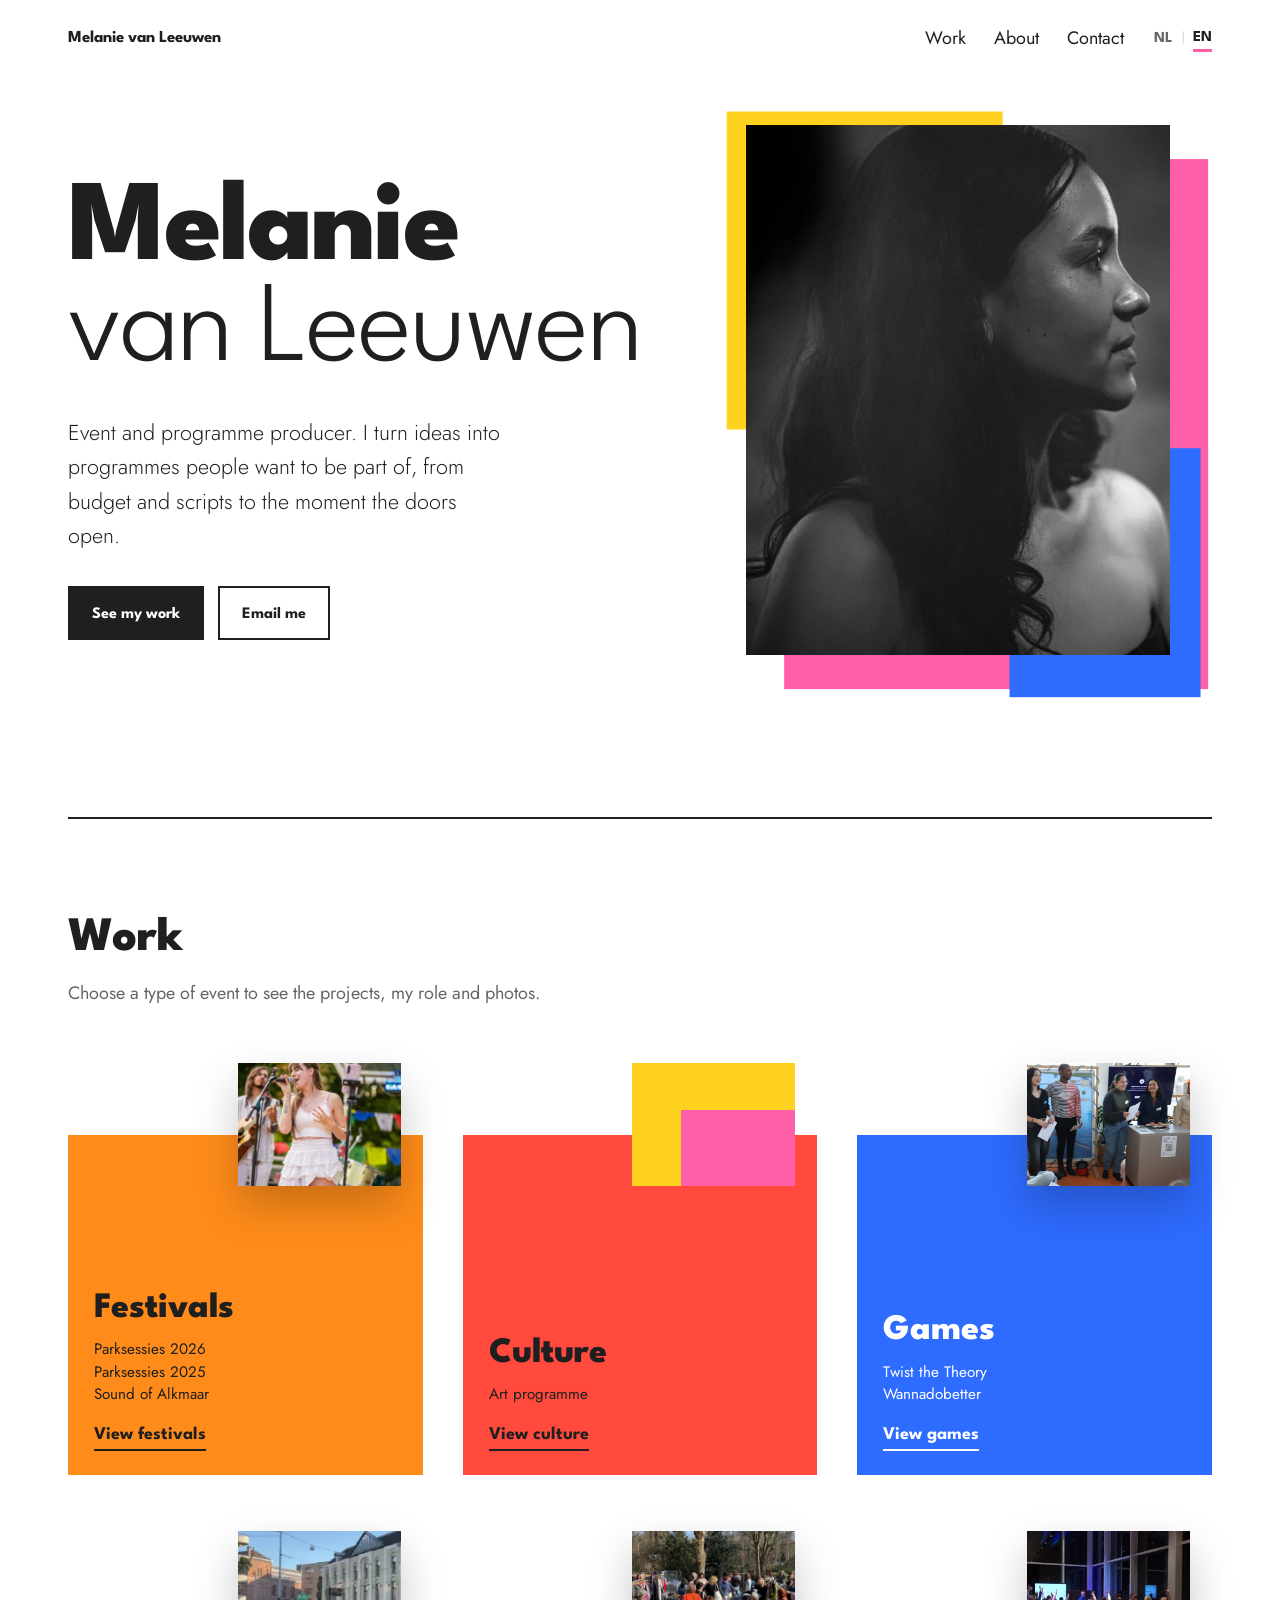
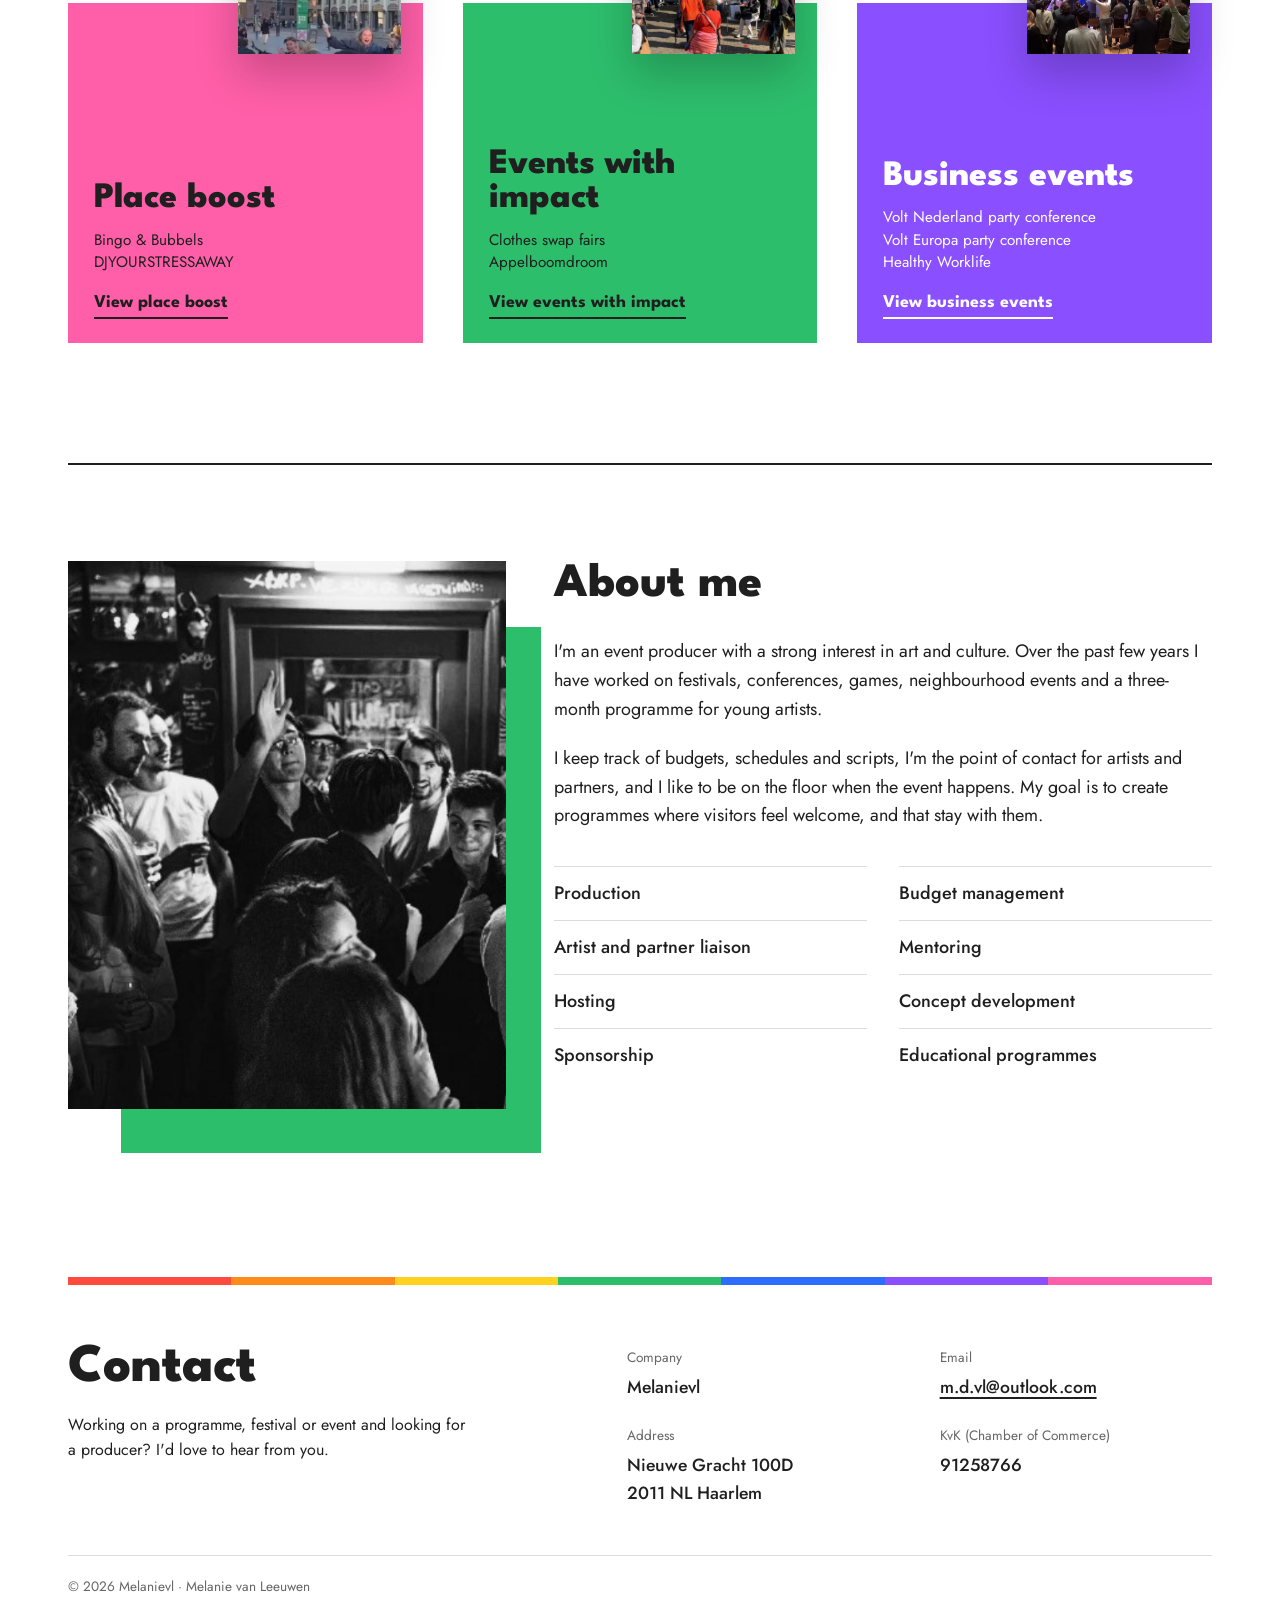
<file: index.html>
<!doctype html>
<html lang="en-GB">
<head>
<meta charset="utf-8">
<meta name="viewport" content="width=device-width, initial-scale=1">
<title>Melanie van Leeuwen · Event &amp; Programme Producer</title>
<meta name="description" content="Portfolio of Melanie van Leeuwen, event and programme producer: festivals, culture, games, place boost events, events with impact and business events.">
<link rel="alternate" hreflang="en-GB" href="index.html">
<link rel="alternate" hreflang="nl" href="nl/index.html">
<link rel="preconnect" href="https://fonts.googleapis.com">
<link rel="preconnect" href="https://fonts.gstatic.com" crossorigin>
<link href="https://fonts.googleapis.com/css2?family=League+Spartan:wght@300;400;700;800&family=Jost:wght@300;400;500&display=swap" rel="stylesheet">
<link rel="stylesheet" href="styles.css?v=2026-10-19c">
</head>
<body>
<div class="wrap">
  <nav class="nav" aria-label="Main">
    <a class="mark" href="index.html">Melanie van Leeuwen</a>
    <ul>
      <li><a href="index.html#work">Work</a></li>
      <li><a href="index.html#about">About</a></li>
      <li><a href="#contact">Contact</a></li>
    </ul>
    <p class="lang" aria-label="Language"><a href="nl/index.html" hreflang="nl" lang="nl">NL</a><span class="sep" aria-hidden="true">|</span><span aria-current="true">EN</span></p>
  </nav>

  <header class="hero" id="top">
    <div>
      <h1>Melanie <span>van Leeuwen</span></h1>
      <p class="lead">Event and programme producer. I turn ideas into programmes people want to be part of, from budget and scripts to the moment the doors open.</p>
      <div class="actions">
        <a class="btn solid" href="#work">See my work</a>
        <a class="btn" href="mailto:m.d.vl@outlook.com">Email me</a>
      </div>
    </div>
    <div class="portrait">
      <span class="plane p-pink" data-speed="0.05" data-base="translate(9%,7%)"></span>
      <span class="plane p-yellow" data-speed="-0.04" data-base="translate(-7%,-5%)"></span>
      <span class="plane p-blue" data-speed="0.08" data-base="translate(16%,0)"></span>
      <img src="images/portrait.jpg" alt="Portrait of Melanie van Leeuwen">
    </div>
  </header>

  <section class="work" id="work">
    <h2 class="section">Work</h2>
    <p>Choose a type of event to see the projects, my role and photos.</p>
    <ul class="cats">
      <li style="--c:var(--orange)">
        <a class="cat" href="festivals.html">
          <div class="photo"><img src="images/parksessies-4.jpg" alt="" loading="lazy"></div>
          <div class="tile">
            <h3>Festivals</h3>
            <ul><li>Parksessies 2026</li><li>Parksessies 2025</li><li>Sound of Alkmaar</li></ul>
            <span class="go">View festivals</span>
          </div>
        </a>
      </li>
      <li style="--c:var(--red)">
        <a class="cat" href="culture.html">
          <div class="photo planes"><span></span></div>
          <div class="tile">
            <h3>Culture</h3>
            <ul><li>Art programme</li></ul>
            <span class="go">View culture</span>
          </div>
        </a>
      </li>
      <li style="--c:var(--blue)">
        <a class="cat on-dark" href="games.html">
          <div class="photo"><img src="images/wannadobetter-1.jpg" alt="" loading="lazy"></div>
          <div class="tile">
            <h3>Games</h3>
            <ul><li>Twist the Theory</li><li>Wannadobetter</li></ul>
            <span class="go">View games</span>
          </div>
        </a>
      </li>
      <li style="--c:var(--pink)">
        <a class="cat" href="place-boost.html">
          <div class="photo"><img src="images/bingo-1.jpg" alt="" loading="lazy"></div>
          <div class="tile">
            <h3>Place boost</h3>
            <ul><li>Bingo &amp; Bubbels</li><li>DJYOURSTRESSAWAY</li></ul>
            <span class="go">View place boost</span>
          </div>
        </a>
      </li>
      <li style="--c:var(--green)">
        <a class="cat" href="impact.html">
          <div class="photo"><img src="images/kledingruil-3.jpg" alt="" loading="lazy"></div>
          <div class="tile">
            <h3>Events with impact</h3>
            <ul><li>Clothes swap fairs</li><li>Appelboomdroom</li></ul>
            <span class="go">View events with impact</span>
          </div>
        </a>
      </li>
      <li style="--c:var(--purple)">
        <a class="cat on-dark" href="business.html">
          <div class="photo"><img src="images/healthy-5.jpg" alt="" loading="lazy"></div>
          <div class="tile">
            <h3>Business events</h3>
            <ul><li>Volt Nederland party conference</li><li>Volt Europa party conference</li><li>Healthy Worklife</li></ul>
            <span class="go">View business events</span>
          </div>
        </a>
      </li>
    </ul>
  </section>

  <section class="about" id="about">
    <div class="crowd"><img src="images/crowd.jpg" alt="Audience at Sound of Alkmaar" loading="lazy"></div>
    <div>
      <h2 class="section">About me</h2>
      <p>I&#x27;m an event producer with a strong interest in art and culture. Over the past few years I have worked on festivals, conferences, games, neighbourhood events and a three-month programme for young artists.</p>
      <p>I keep track of budgets, schedules and scripts, I&#x27;m the point of contact for artists and partners, and I like to be on the floor when the event happens. My goal is to create programmes where visitors feel welcome, and that stay with them.</p>
      <ul class="skills">
        <li>Production</li>
        <li>Budget management</li>
        <li>Artist and partner liaison</li>
        <li>Mentoring</li>
        <li>Hosting</li>
        <li>Concept development</li>
        <li>Sponsorship</li>
        <li>Educational programmes</li>
      </ul>
    </div>
  </section>

  <footer class="site-foot" id="contact">
    <div class="foot-intro">
      <h2>Contact</h2>
      <p>Working on a programme, festival or event and looking for a producer? I&#x27;d love to hear from you.</p>
    </div>
    <dl class="biz-info">
      <div><dt>Company</dt><dd>Melanievl</dd></div>
      <div><dt>Email</dt><dd><a href="mailto:m.d.vl@outlook.com">m.d.vl@outlook.com</a></dd></div>
      <div><dt>Address</dt><dd>Nieuwe Gracht 100D<br>2011 NL Haarlem</dd></div>
      <div><dt>KvK (Chamber of Commerce)</dt><dd>91258766</dd></div>
    </dl>
    <p class="legal">© 2026 Melanievl · Melanie van Leeuwen</p>
  </footer>
</div>

<dialog id="lightbox" aria-label="Photo viewer" data-enlarge="Enlarge photo: ">
  <div class="lb">
    <img alt="">
    <button class="close" type="button">Close</button>
    <button class="prev" type="button" aria-label="Previous photo">‹</button>
    <button class="next" type="button" aria-label="Next photo">›</button>
    <p class="count"></p>
  </div>
</dialog>
<script src="main.js?v=2026-10-19c"></script>
</body>
</html>
</file>
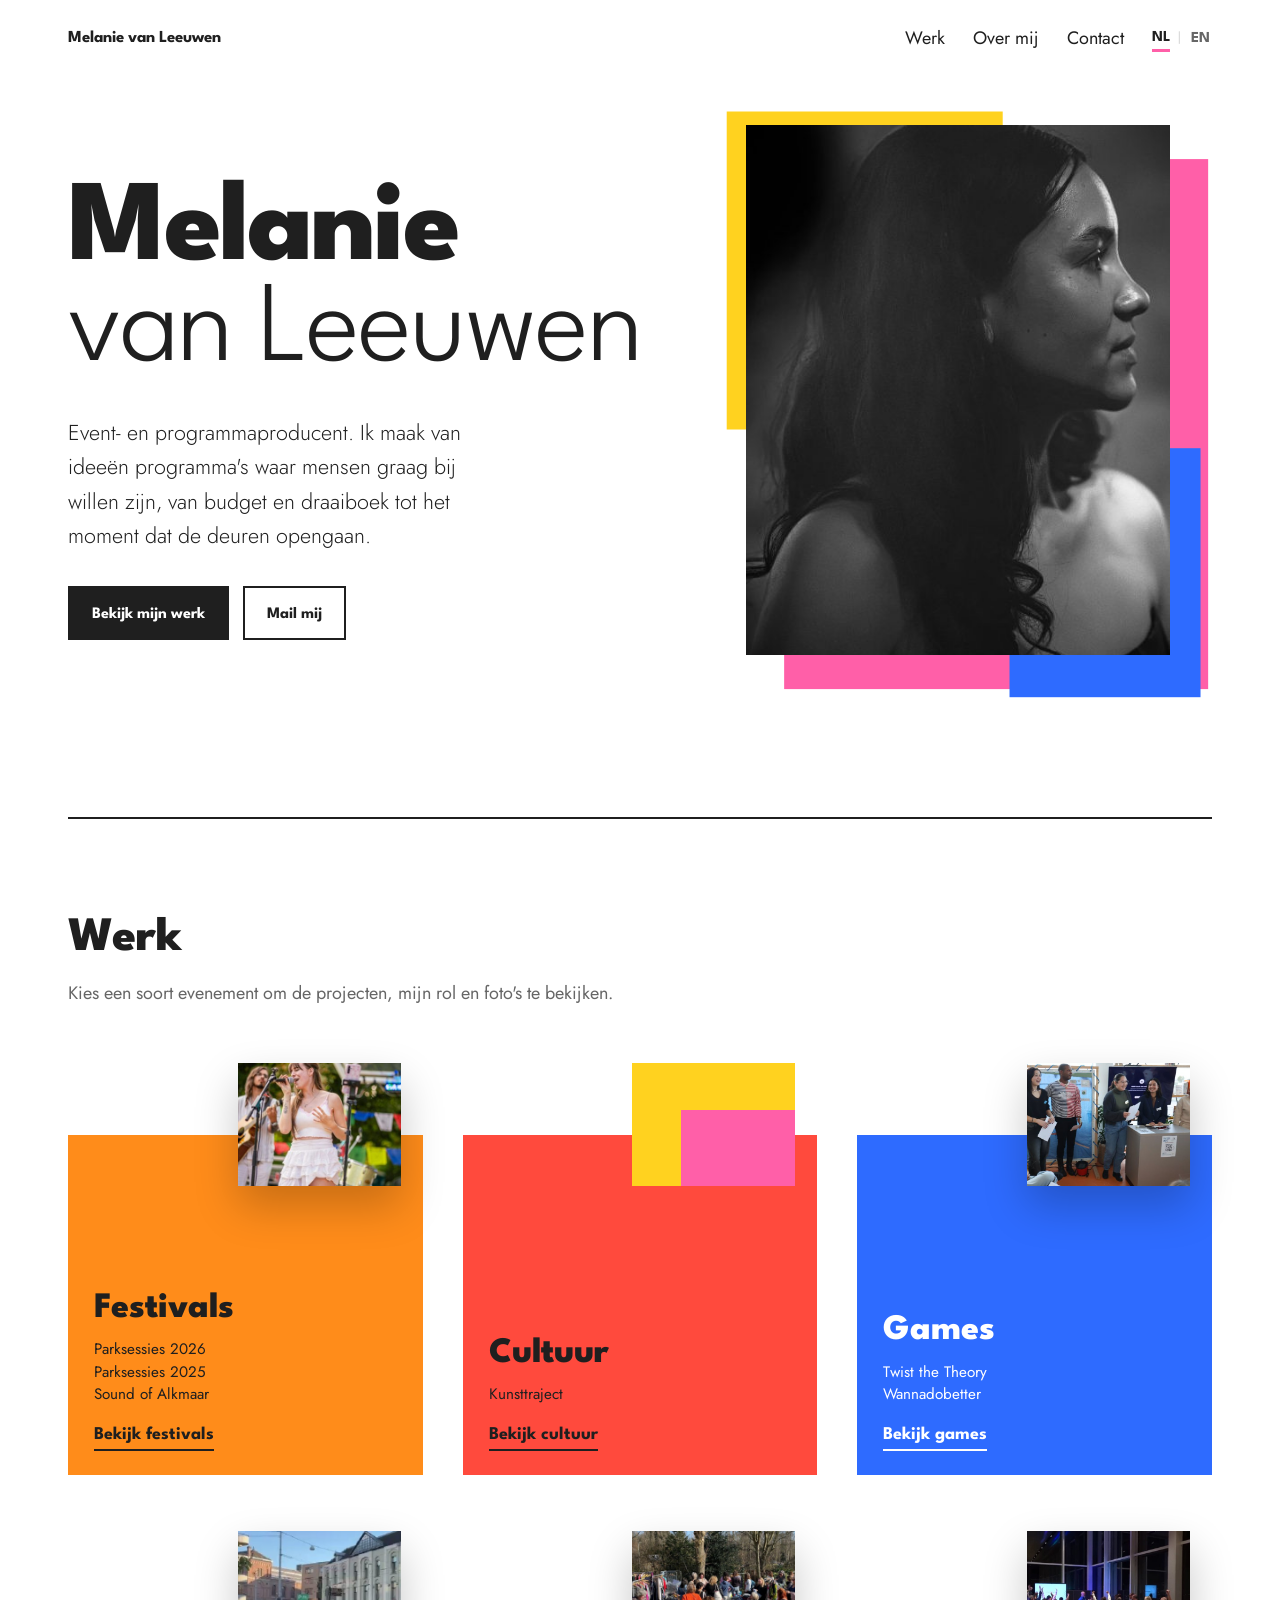
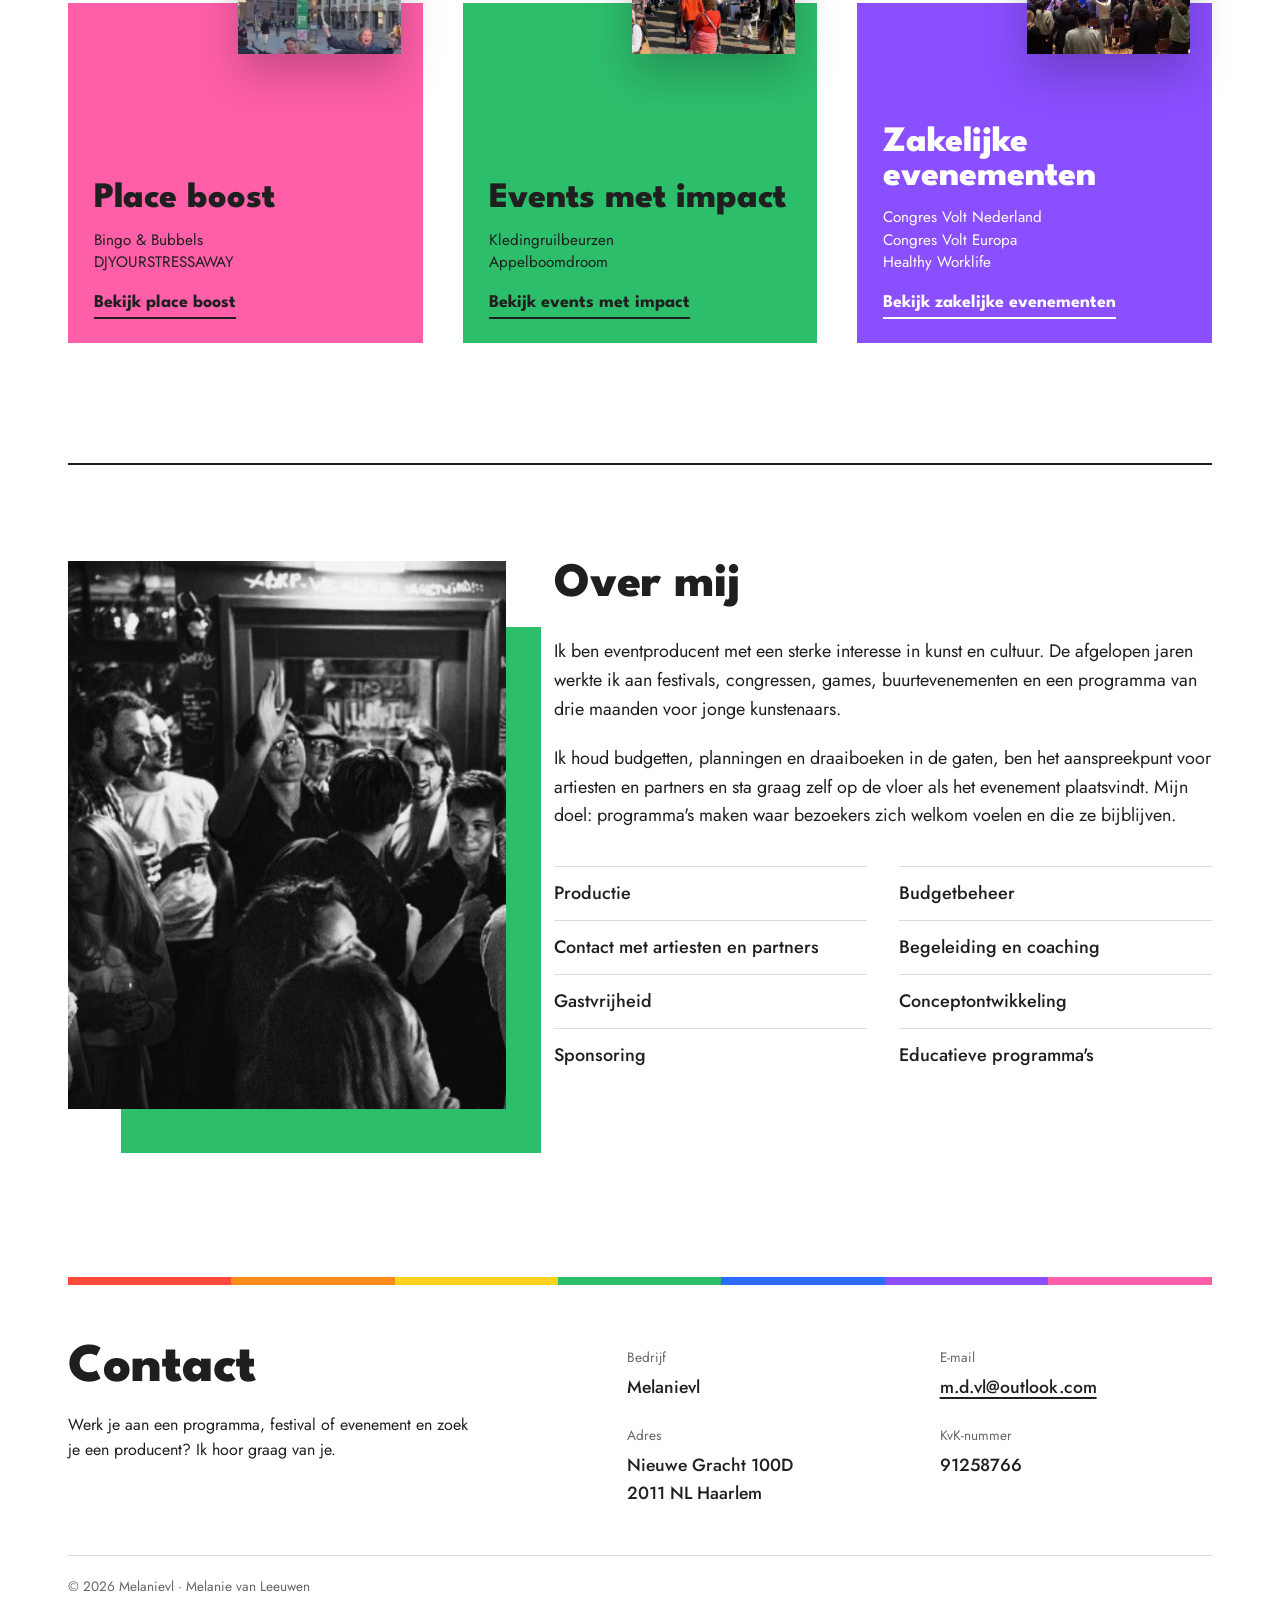
<file: nl/index.html>
<!doctype html>
<html lang="nl">
<head>
<meta charset="utf-8">
<meta name="viewport" content="width=device-width, initial-scale=1">
<title>Melanie van Leeuwen · Event- en programmaproducent</title>
<meta name="description" content="Portfolio van Melanie van Leeuwen, event- en programmaproducent: festivals, cultuur, games, place boost, events met impact en zakelijke evenementen.">
<link rel="alternate" hreflang="en-GB" href="../index.html">
<link rel="alternate" hreflang="nl" href="index.html">
<link rel="preconnect" href="https://fonts.googleapis.com">
<link rel="preconnect" href="https://fonts.gstatic.com" crossorigin>
<link href="https://fonts.googleapis.com/css2?family=League+Spartan:wght@300;400;700;800&family=Jost:wght@300;400;500&display=swap" rel="stylesheet">
<link rel="stylesheet" href="../styles.css?v=2026-10-19c">
</head>
<body>
<div class="wrap">
  <nav class="nav" aria-label="Main">
    <a class="mark" href="index.html">Melanie van Leeuwen</a>
    <ul>
      <li><a href="index.html#work">Werk</a></li>
      <li><a href="index.html#about">Over mij</a></li>
      <li><a href="#contact">Contact</a></li>
    </ul>
    <p class="lang" aria-label="Taal"><span aria-current="true">NL</span><span class="sep" aria-hidden="true">|</span><a href="../index.html" hreflang="en-GB" lang="en-GB">EN</a></p>
  </nav>

  <header class="hero" id="top">
    <div>
      <h1>Melanie <span>van Leeuwen</span></h1>
      <p class="lead">Event- en programmaproducent. Ik maak van ideeën programma&#x27;s waar mensen graag bij willen zijn, van budget en draaiboek tot het moment dat de deuren opengaan.</p>
      <div class="actions">
        <a class="btn solid" href="#work">Bekijk mijn werk</a>
        <a class="btn" href="mailto:m.d.vl@outlook.com">Mail mij</a>
      </div>
    </div>
    <div class="portrait">
      <span class="plane p-pink" data-speed="0.05" data-base="translate(9%,7%)"></span>
      <span class="plane p-yellow" data-speed="-0.04" data-base="translate(-7%,-5%)"></span>
      <span class="plane p-blue" data-speed="0.08" data-base="translate(16%,0)"></span>
      <img src="../images/portrait.jpg" alt="Portret van Melanie van Leeuwen">
    </div>
  </header>

  <section class="work" id="work">
    <h2 class="section">Werk</h2>
    <p>Kies een soort evenement om de projecten, mijn rol en foto&#x27;s te bekijken.</p>
    <ul class="cats">
      <li style="--c:var(--orange)">
        <a class="cat" href="festivals.html">
          <div class="photo"><img src="../images/parksessies-4.jpg" alt="" loading="lazy"></div>
          <div class="tile">
            <h3>Festivals</h3>
            <ul><li>Parksessies 2026</li><li>Parksessies 2025</li><li>Sound of Alkmaar</li></ul>
            <span class="go">Bekijk festivals</span>
          </div>
        </a>
      </li>
      <li style="--c:var(--red)">
        <a class="cat" href="culture.html">
          <div class="photo planes"><span></span></div>
          <div class="tile">
            <h3>Cultuur</h3>
            <ul><li>Kunsttraject</li></ul>
            <span class="go">Bekijk cultuur</span>
          </div>
        </a>
      </li>
      <li style="--c:var(--blue)">
        <a class="cat on-dark" href="games.html">
          <div class="photo"><img src="../images/wannadobetter-1.jpg" alt="" loading="lazy"></div>
          <div class="tile">
            <h3>Games</h3>
            <ul><li>Twist the Theory</li><li>Wannadobetter</li></ul>
            <span class="go">Bekijk games</span>
          </div>
        </a>
      </li>
      <li style="--c:var(--pink)">
        <a class="cat" href="place-boost.html">
          <div class="photo"><img src="../images/bingo-1.jpg" alt="" loading="lazy"></div>
          <div class="tile">
            <h3>Place boost</h3>
            <ul><li>Bingo &amp; Bubbels</li><li>DJYOURSTRESSAWAY</li></ul>
            <span class="go">Bekijk place boost</span>
          </div>
        </a>
      </li>
      <li style="--c:var(--green)">
        <a class="cat" href="impact.html">
          <div class="photo"><img src="../images/kledingruil-3.jpg" alt="" loading="lazy"></div>
          <div class="tile">
            <h3>Events met impact</h3>
            <ul><li>Kledingruilbeurzen</li><li>Appelboomdroom</li></ul>
            <span class="go">Bekijk events met impact</span>
          </div>
        </a>
      </li>
      <li style="--c:var(--purple)">
        <a class="cat on-dark" href="business.html">
          <div class="photo"><img src="../images/healthy-5.jpg" alt="" loading="lazy"></div>
          <div class="tile">
            <h3>Zakelijke evenementen</h3>
            <ul><li>Congres Volt Nederland</li><li>Congres Volt Europa</li><li>Healthy Worklife</li></ul>
            <span class="go">Bekijk zakelijke evenementen</span>
          </div>
        </a>
      </li>
    </ul>
  </section>

  <section class="about" id="about">
    <div class="crowd"><img src="../images/crowd.jpg" alt="Publiek bij Sound of Alkmaar" loading="lazy"></div>
    <div>
      <h2 class="section">Over mij</h2>
      <p>Ik ben eventproducent met een sterke interesse in kunst en cultuur. De afgelopen jaren werkte ik aan festivals, congressen, games, buurtevenementen en een programma van drie maanden voor jonge kunstenaars.</p>
      <p>Ik houd budgetten, planningen en draaiboeken in de gaten, ben het aanspreekpunt voor artiesten en partners en sta graag zelf op de vloer als het evenement plaatsvindt. Mijn doel: programma&#x27;s maken waar bezoekers zich welkom voelen en die ze bijblijven.</p>
      <ul class="skills">
        <li>Productie</li>
        <li>Budgetbeheer</li>
        <li>Contact met artiesten en partners</li>
        <li>Begeleiding en coaching</li>
        <li>Gastvrijheid</li>
        <li>Conceptontwikkeling</li>
        <li>Sponsoring</li>
        <li>Educatieve programma&#x27;s</li>
      </ul>
    </div>
  </section>

  <footer class="site-foot" id="contact">
    <div class="foot-intro">
      <h2>Contact</h2>
      <p>Werk je aan een programma, festival of evenement en zoek je een producent? Ik hoor graag van je.</p>
    </div>
    <dl class="biz-info">
      <div><dt>Bedrijf</dt><dd>Melanievl</dd></div>
      <div><dt>E-mail</dt><dd><a href="mailto:m.d.vl@outlook.com">m.d.vl@outlook.com</a></dd></div>
      <div><dt>Adres</dt><dd>Nieuwe Gracht 100D<br>2011 NL Haarlem</dd></div>
      <div><dt>KvK-nummer</dt><dd>91258766</dd></div>
    </dl>
    <p class="legal">© 2026 Melanievl · Melanie van Leeuwen</p>
  </footer>
</div>

<dialog id="lightbox" aria-label="Fotoviewer" data-enlarge="Foto vergroten: ">
  <div class="lb">
    <img alt="">
    <button class="close" type="button">Sluiten</button>
    <button class="prev" type="button" aria-label="Vorige foto">‹</button>
    <button class="next" type="button" aria-label="Volgende foto">›</button>
    <p class="count"></p>
  </div>
</dialog>
<script src="../main.js?v=2026-10-19c"></script>
</body>
</html>
</file>
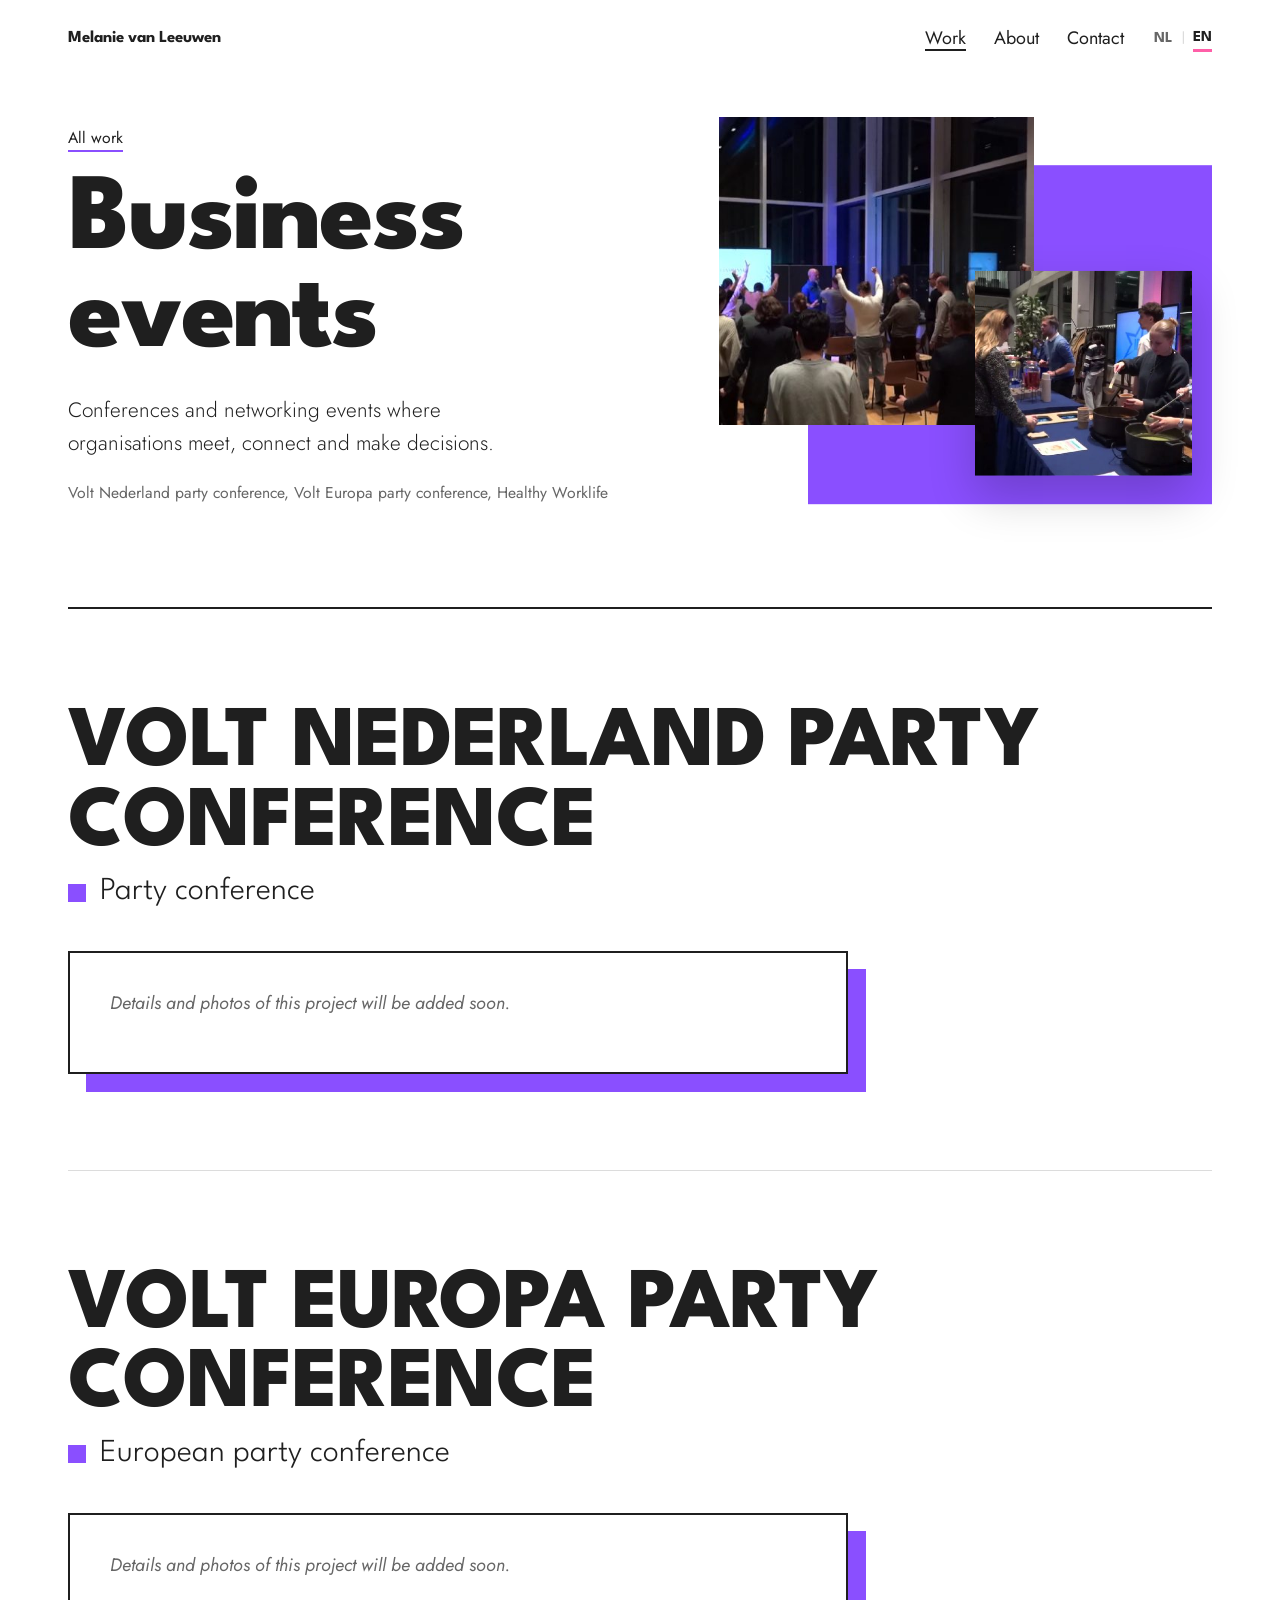
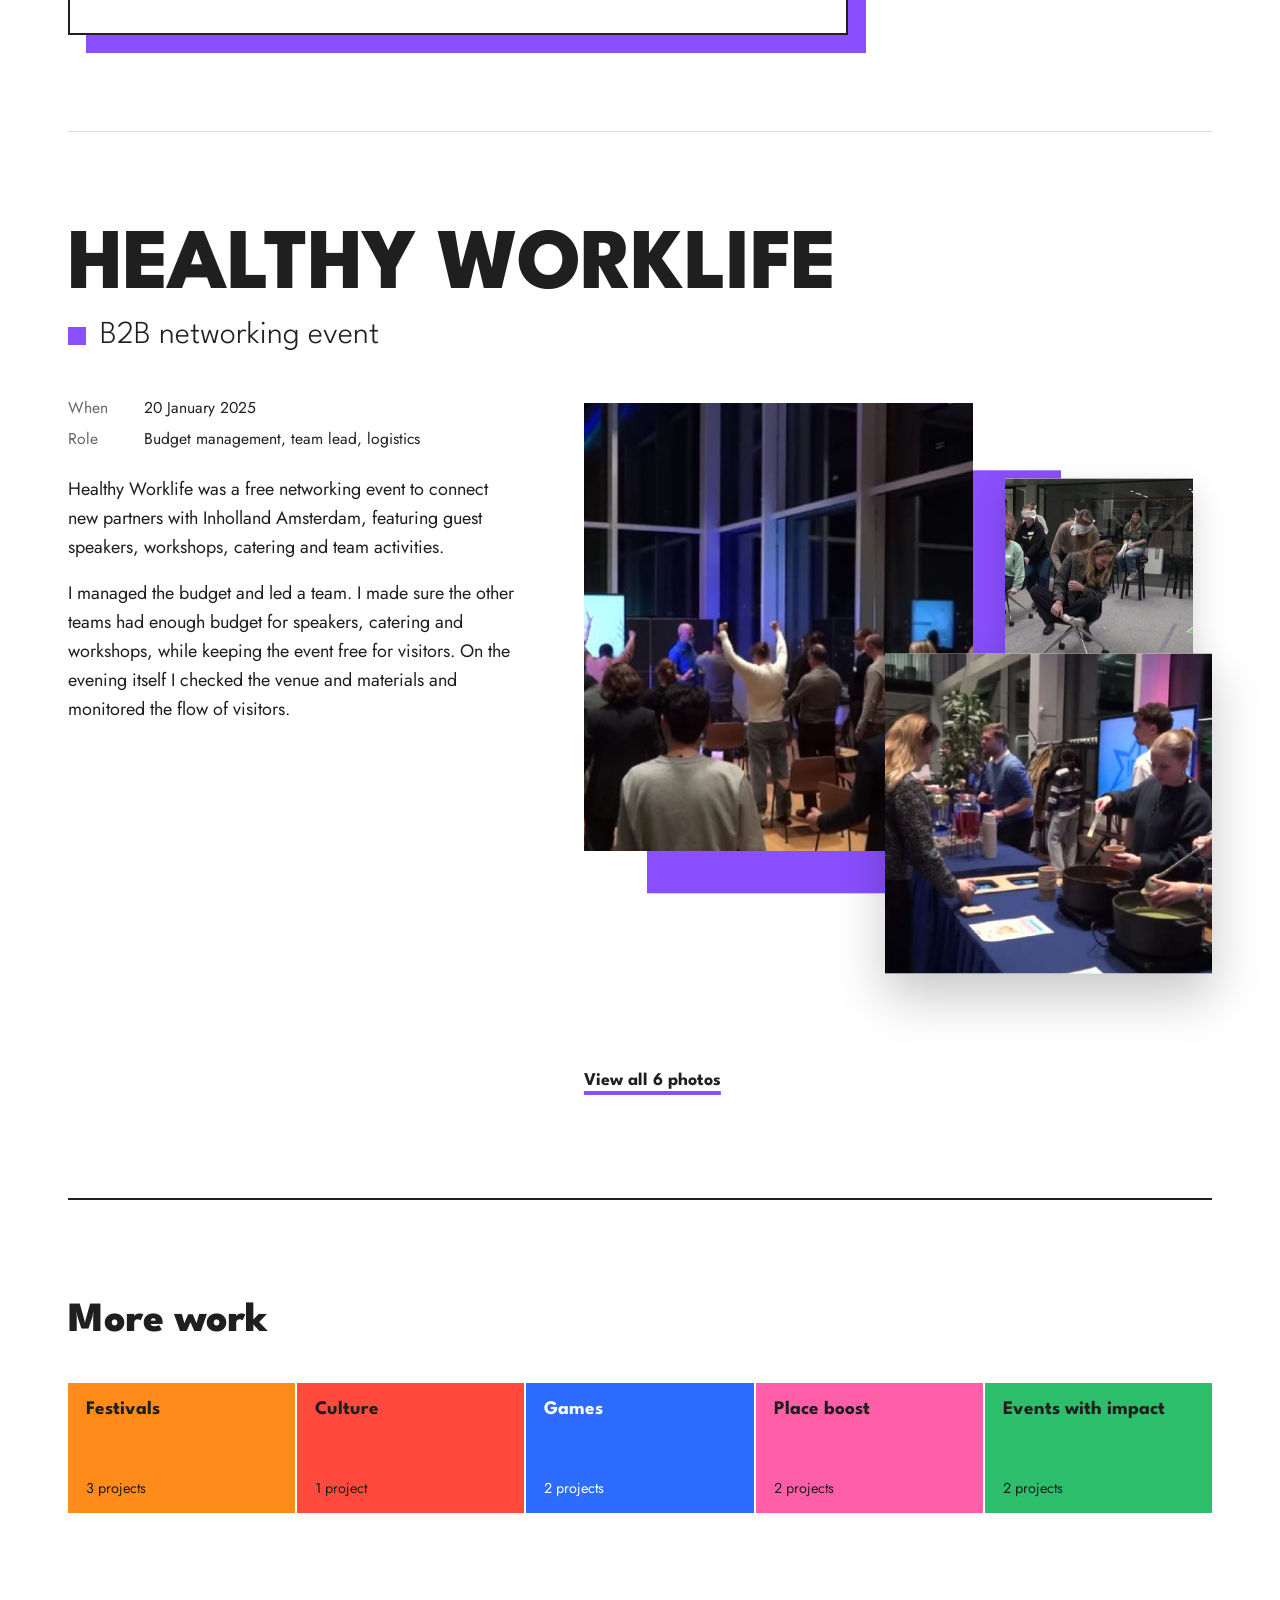
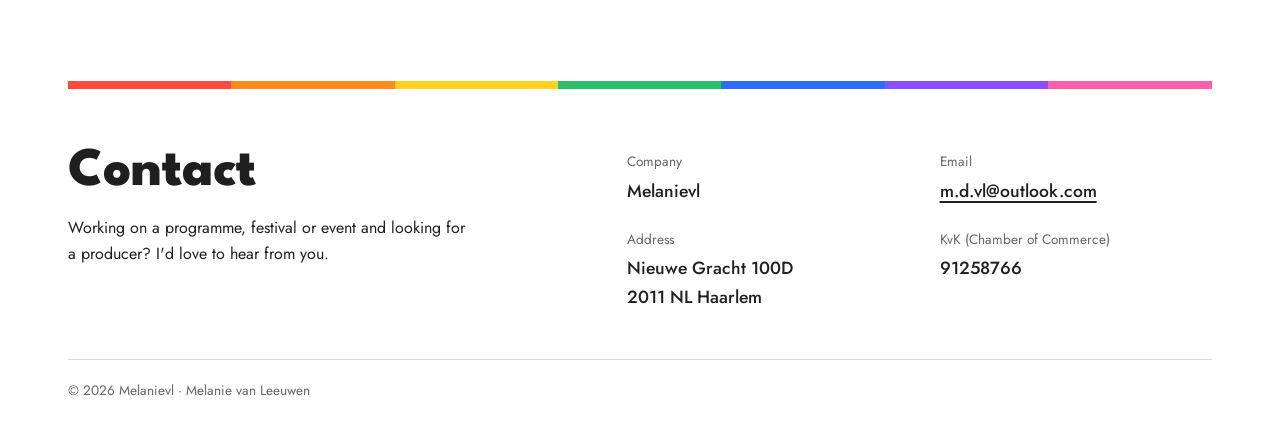
<file: business.html>
<!doctype html>
<html lang="en-GB">
<head>
<meta charset="utf-8">
<meta name="viewport" content="width=device-width, initial-scale=1">
<title>Business events · Melanie van Leeuwen</title>
<meta name="description" content="Business events produced by Melanie van Leeuwen: Volt Nederland party conference, Volt Europa party conference, Healthy Worklife.">
<link rel="alternate" hreflang="en-GB" href="business.html">
<link rel="alternate" hreflang="nl" href="nl/business.html">
<link rel="preconnect" href="https://fonts.googleapis.com">
<link rel="preconnect" href="https://fonts.gstatic.com" crossorigin>
<link href="https://fonts.googleapis.com/css2?family=League+Spartan:wght@300;400;700;800&family=Jost:wght@300;400;500&display=swap" rel="stylesheet">
<link rel="stylesheet" href="styles.css?v=2026-10-19c">
</head>
<body>
<div class="wrap">
  <nav class="nav" aria-label="Main">
    <a class="mark" href="index.html">Melanie van Leeuwen</a>
    <ul>
      <li><a href="index.html#work" aria-current="page">Work</a></li>
      <li><a href="index.html#about">About</a></li>
      <li><a href="#contact">Contact</a></li>
    </ul>
    <p class="lang" aria-label="Language"><a href="nl/business.html" hreflang="nl" lang="nl">NL</a><span class="sep" aria-hidden="true">|</span><span aria-current="true">EN</span></p>
  </nav>

  <header class="page-head" style="--c:var(--purple)">
    <div>
      <a class="crumb" href="index.html#work">All work</a>
      <h1>Business events</h1>
      <p class="lead">Conferences and networking events where organisations meet, connect and make decisions.</p>
      <p class="count">Volt Nederland party conference, Volt Europa party conference, Healthy Worklife</p>
    </div>
    <div class="head-art" aria-hidden="true">
      <span class="block" data-speed="0.05"></span>
      <span class="ph a"><img src="images/healthy-5.jpg" alt=""></span>
      <span class="ph b" data-speed="0.09"><img src="images/healthy-2.jpg" alt=""></span>
    </div>
  </header>

  <main style="--c:var(--purple)">

    <!-- TODO Volt Nederland conference: date, location, number of attendees, your role, what you did, photos -->
    <article class="project" id="voltnl">
      <header>
        <h2>Volt Nederland party conference</h2>
        <p class="sub">Party conference</p>
      </header>
      <div class="note"><div class="inner">
          <div class="copy">
          <p class="soon">Details and photos of this project will be added soon.</p>
          </div>
      </div></div>
    </article>

    <!-- TODO Volt Europa conference: date, location, number of attendees, your role, what you did, photos -->
    <article class="project" id="volteu">
      <header>
        <h2>Volt Europa party conference</h2>
        <p class="sub">European party conference</p>
      </header>
      <div class="note"><div class="inner">
          <div class="copy">
          <p class="soon">Details and photos of this project will be added soon.</p>
          </div>
      </div></div>
    </article>

    <article class="project" id="healthy">
      <header>
        <h2>Healthy Worklife</h2>
        <p class="sub">B2B networking event</p>
      </header>
      <div class="body">
        <div class="copy">
          <dl class="facts"><div><dt>When</dt><dd>20 January 2025</dd></div><div><dt>Role</dt><dd>Budget management, team lead, logistics</dd></div></dl>
          <p>Healthy Worklife was a free networking event to connect new partners with Inholland Amsterdam, featuring guest speakers, workshops, catering and team activities.</p>
          <p>I managed the budget and led a team. I made sure the other teams had enough budget for speakers, catering and workshops, while keeping the event free for visitors. On the evening itself I checked the venue and materials and monitored the flow of visitors.</p>
        </div>
        <div>
          <div class="stage v-a" data-gallery>
            <span class="block" data-speed="0.04"></span>
            <button class="p1"><img src="images/healthy-5.jpg" alt="Audience cheering during the plenary programme" loading="lazy"></button>
            <button class="p2" data-speed="0.08"><img src="images/healthy-2.jpg" alt="Catering stand serving soup" loading="lazy"></button>
            <button class="p3" data-speed="-0.05"><img src="images/healthy-6.jpg" alt="Office chair race game" loading="lazy"></button>
            <button class="more"><img src="images/healthy-4.jpg" alt="Guests networking at tables" loading="lazy"></button>
            <button class="more"><img src="images/healthy-1.jpg" alt="Balloon decorations at the entrance" loading="lazy"></button>
            <button class="more"><img src="images/healthy-3.jpg" alt="Guests playing a throwing game" loading="lazy"></button>
          </div>
          <button class="all" type="button" data-label="View all {n} photos">View all 6 photos</button>
        </div>
      </div>
    </article>
  </main>

  <section class="more-work">
    <h2>More work</h2>
    <ul class="minis">
      <li style="--c:var(--orange)"><a href="festivals.html">Festivals <span>3 projects</span></a></li>
      <li style="--c:var(--red)"><a href="culture.html">Culture <span>1 project</span></a></li>
      <li style="--c:var(--blue)" class="on-dark"><a href="games.html">Games <span>2 projects</span></a></li>
      <li style="--c:var(--pink)"><a href="place-boost.html">Place boost <span>2 projects</span></a></li>
      <li style="--c:var(--green)"><a href="impact.html">Events with impact <span>2 projects</span></a></li>
    </ul>
  </section>

  <footer class="site-foot" id="contact">
    <div class="foot-intro">
      <h2>Contact</h2>
      <p>Working on a programme, festival or event and looking for a producer? I&#x27;d love to hear from you.</p>
    </div>
    <dl class="biz-info">
      <div><dt>Company</dt><dd>Melanievl</dd></div>
      <div><dt>Email</dt><dd><a href="mailto:m.d.vl@outlook.com">m.d.vl@outlook.com</a></dd></div>
      <div><dt>Address</dt><dd>Nieuwe Gracht 100D<br>2011 NL Haarlem</dd></div>
      <div><dt>KvK (Chamber of Commerce)</dt><dd>91258766</dd></div>
    </dl>
    <p class="legal">© 2026 Melanievl · Melanie van Leeuwen</p>
  </footer>
</div>

<dialog id="lightbox" aria-label="Photo viewer" data-enlarge="Enlarge photo: ">
  <div class="lb">
    <img alt="">
    <button class="close" type="button">Close</button>
    <button class="prev" type="button" aria-label="Previous photo">‹</button>
    <button class="next" type="button" aria-label="Next photo">›</button>
    <p class="count"></p>
  </div>
</dialog>
<script src="main.js?v=2026-10-19c"></script>
</body>
</html>
</file>
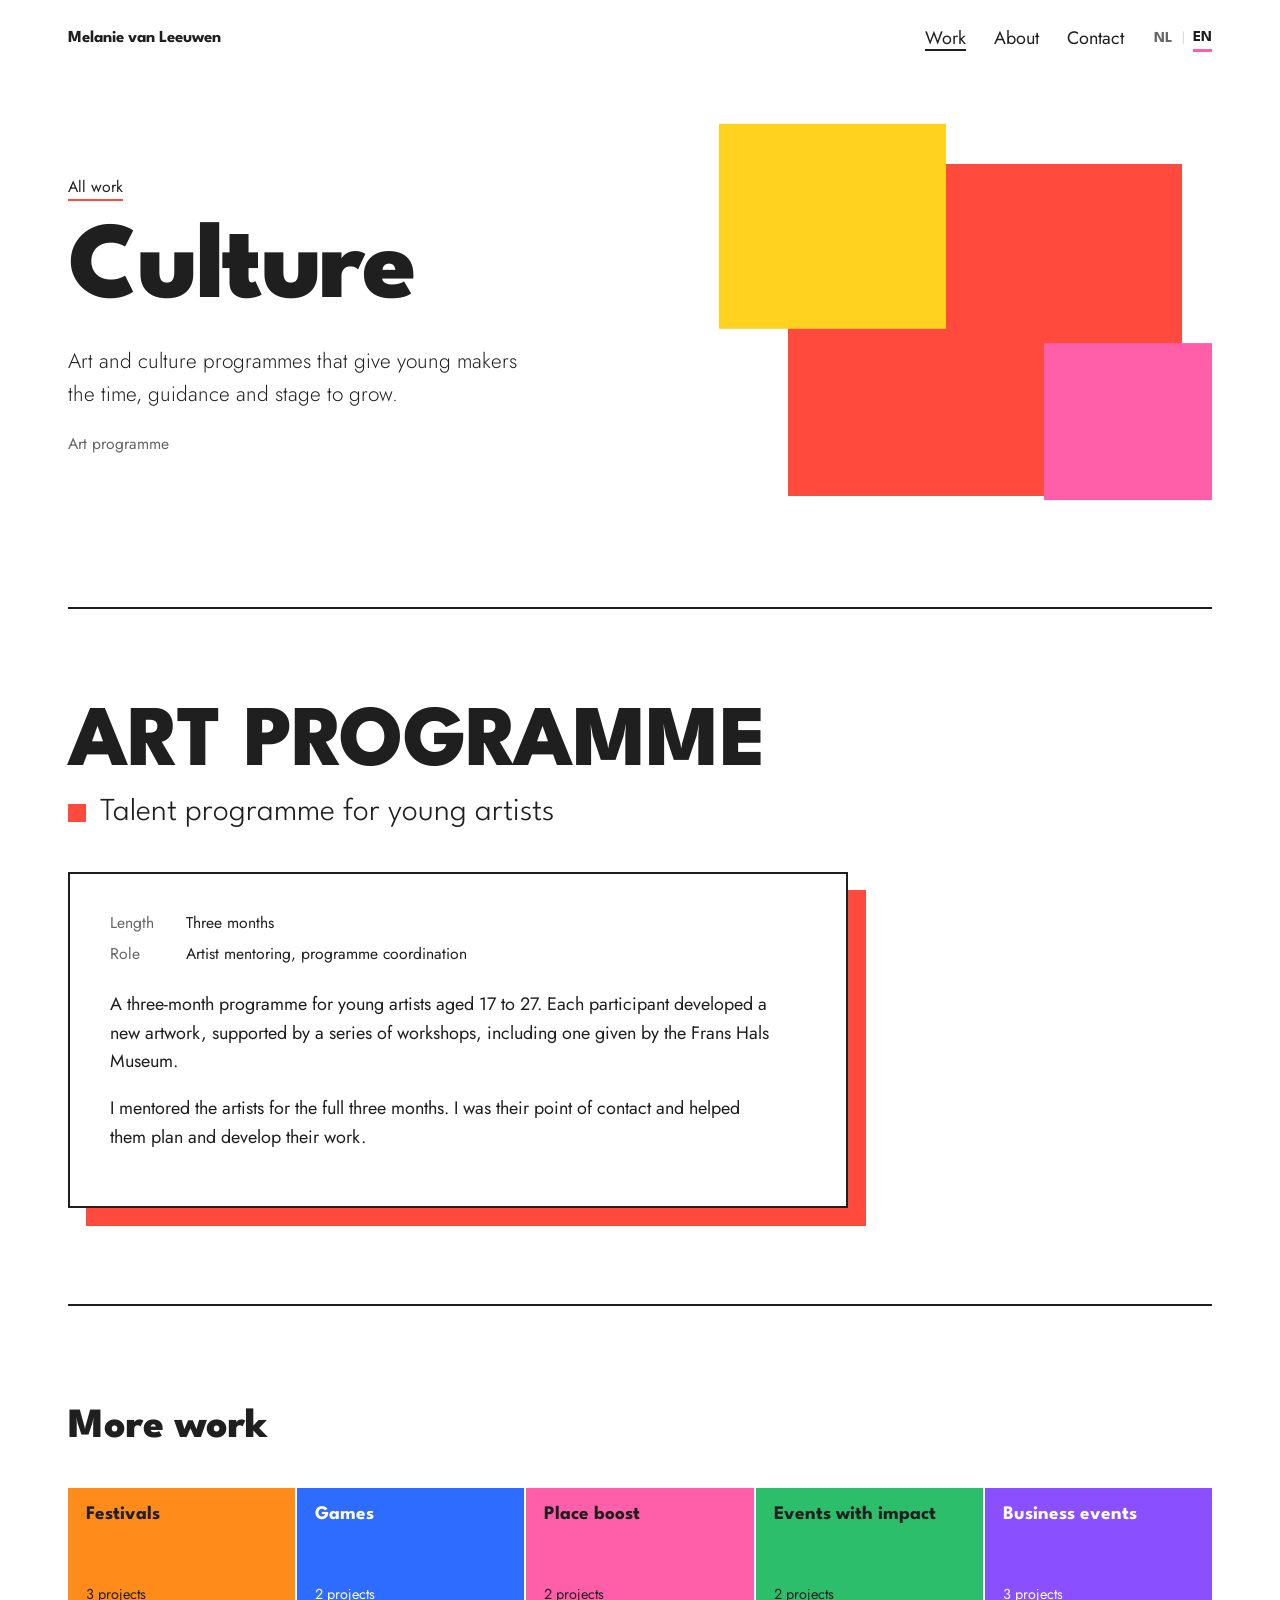
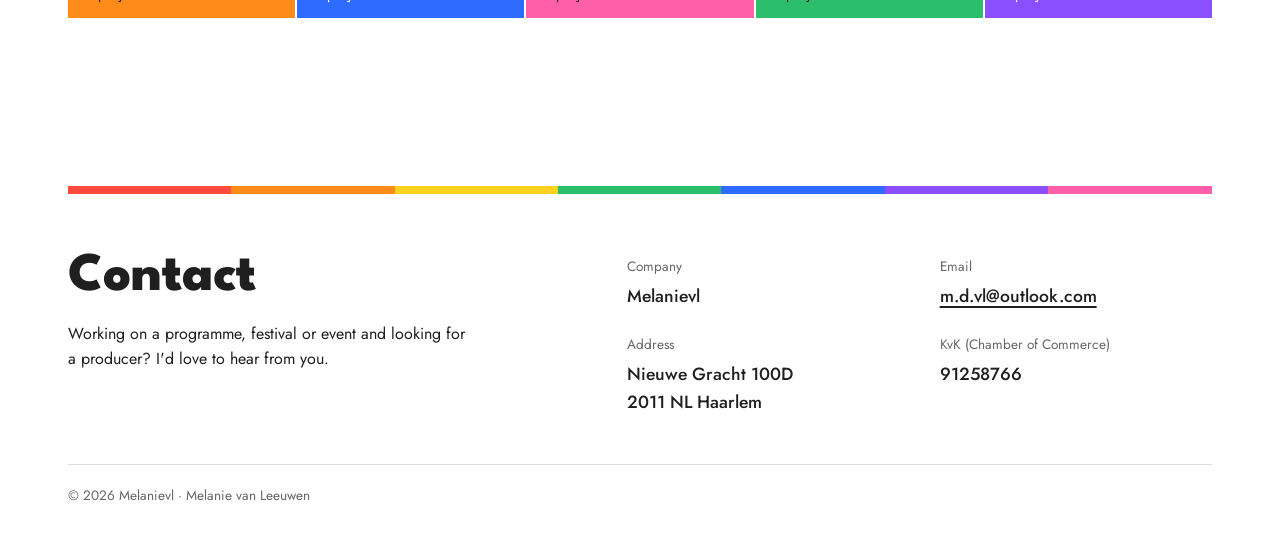
<file: culture.html>
<!doctype html>
<html lang="en-GB">
<head>
<meta charset="utf-8">
<meta name="viewport" content="width=device-width, initial-scale=1">
<title>Culture · Melanie van Leeuwen</title>
<meta name="description" content="Culture produced by Melanie van Leeuwen: Art programme.">
<link rel="alternate" hreflang="en-GB" href="culture.html">
<link rel="alternate" hreflang="nl" href="nl/culture.html">
<link rel="preconnect" href="https://fonts.googleapis.com">
<link rel="preconnect" href="https://fonts.gstatic.com" crossorigin>
<link href="https://fonts.googleapis.com/css2?family=League+Spartan:wght@300;400;700;800&family=Jost:wght@300;400;500&display=swap" rel="stylesheet">
<link rel="stylesheet" href="styles.css?v=2026-10-19c">
</head>
<body>
<div class="wrap">
  <nav class="nav" aria-label="Main">
    <a class="mark" href="index.html">Melanie van Leeuwen</a>
    <ul>
      <li><a href="index.html#work" aria-current="page">Work</a></li>
      <li><a href="index.html#about">About</a></li>
      <li><a href="#contact">Contact</a></li>
    </ul>
    <p class="lang" aria-label="Language"><a href="nl/culture.html" hreflang="nl" lang="nl">NL</a><span class="sep" aria-hidden="true">|</span><span aria-current="true">EN</span></p>
  </nav>

  <header class="page-head" style="--c:var(--red)">
    <div>
      <a class="crumb" href="index.html#work">All work</a>
      <h1>Culture</h1>
      <p class="lead">Art and culture programmes that give young makers the time, guidance and stage to grow.</p>
      <p class="count">Art programme</p>
    </div>
    <div class="head-art planes" aria-hidden="true">
      <span class="block"></span>
      <span class="pl y" data-speed="-0.05"></span>
      <span class="pl k" data-speed="0.08"></span>
    </div>
  </header>

  <main style="--c:var(--red)">

    <!-- TODO art programme: name, period, organisation, number of artists, result, photos -->
    <article class="project" id="art">
      <header>
        <h2>Art programme</h2>
        <p class="sub">Talent programme for young artists</p>
      </header>
      <div class="note"><div class="inner">
          <dl class="facts"><div><dt>Length</dt><dd>Three months</dd></div><div><dt>Role</dt><dd>Artist mentoring, programme coordination</dd></div></dl>
          <div class="copy">
          <p>A three-month programme for young artists aged 17 to 27. Each participant developed a new artwork, supported by a series of workshops, including one given by the Frans Hals Museum.</p>
          <p>I mentored the artists for the full three months. I was their point of contact and helped them plan and develop their work.</p>
          </div>
      </div></div>
    </article>
  </main>

  <section class="more-work">
    <h2>More work</h2>
    <ul class="minis">
      <li style="--c:var(--orange)"><a href="festivals.html">Festivals <span>3 projects</span></a></li>
      <li style="--c:var(--blue)" class="on-dark"><a href="games.html">Games <span>2 projects</span></a></li>
      <li style="--c:var(--pink)"><a href="place-boost.html">Place boost <span>2 projects</span></a></li>
      <li style="--c:var(--green)"><a href="impact.html">Events with impact <span>2 projects</span></a></li>
      <li style="--c:var(--purple)" class="on-dark"><a href="business.html">Business events <span>3 projects</span></a></li>
    </ul>
  </section>

  <footer class="site-foot" id="contact">
    <div class="foot-intro">
      <h2>Contact</h2>
      <p>Working on a programme, festival or event and looking for a producer? I&#x27;d love to hear from you.</p>
    </div>
    <dl class="biz-info">
      <div><dt>Company</dt><dd>Melanievl</dd></div>
      <div><dt>Email</dt><dd><a href="mailto:m.d.vl@outlook.com">m.d.vl@outlook.com</a></dd></div>
      <div><dt>Address</dt><dd>Nieuwe Gracht 100D<br>2011 NL Haarlem</dd></div>
      <div><dt>KvK (Chamber of Commerce)</dt><dd>91258766</dd></div>
    </dl>
    <p class="legal">© 2026 Melanievl · Melanie van Leeuwen</p>
  </footer>
</div>

<dialog id="lightbox" aria-label="Photo viewer" data-enlarge="Enlarge photo: ">
  <div class="lb">
    <img alt="">
    <button class="close" type="button">Close</button>
    <button class="prev" type="button" aria-label="Previous photo">‹</button>
    <button class="next" type="button" aria-label="Next photo">›</button>
    <p class="count"></p>
  </div>
</dialog>
<script src="main.js?v=2026-10-19c"></script>
</body>
</html>
</file>
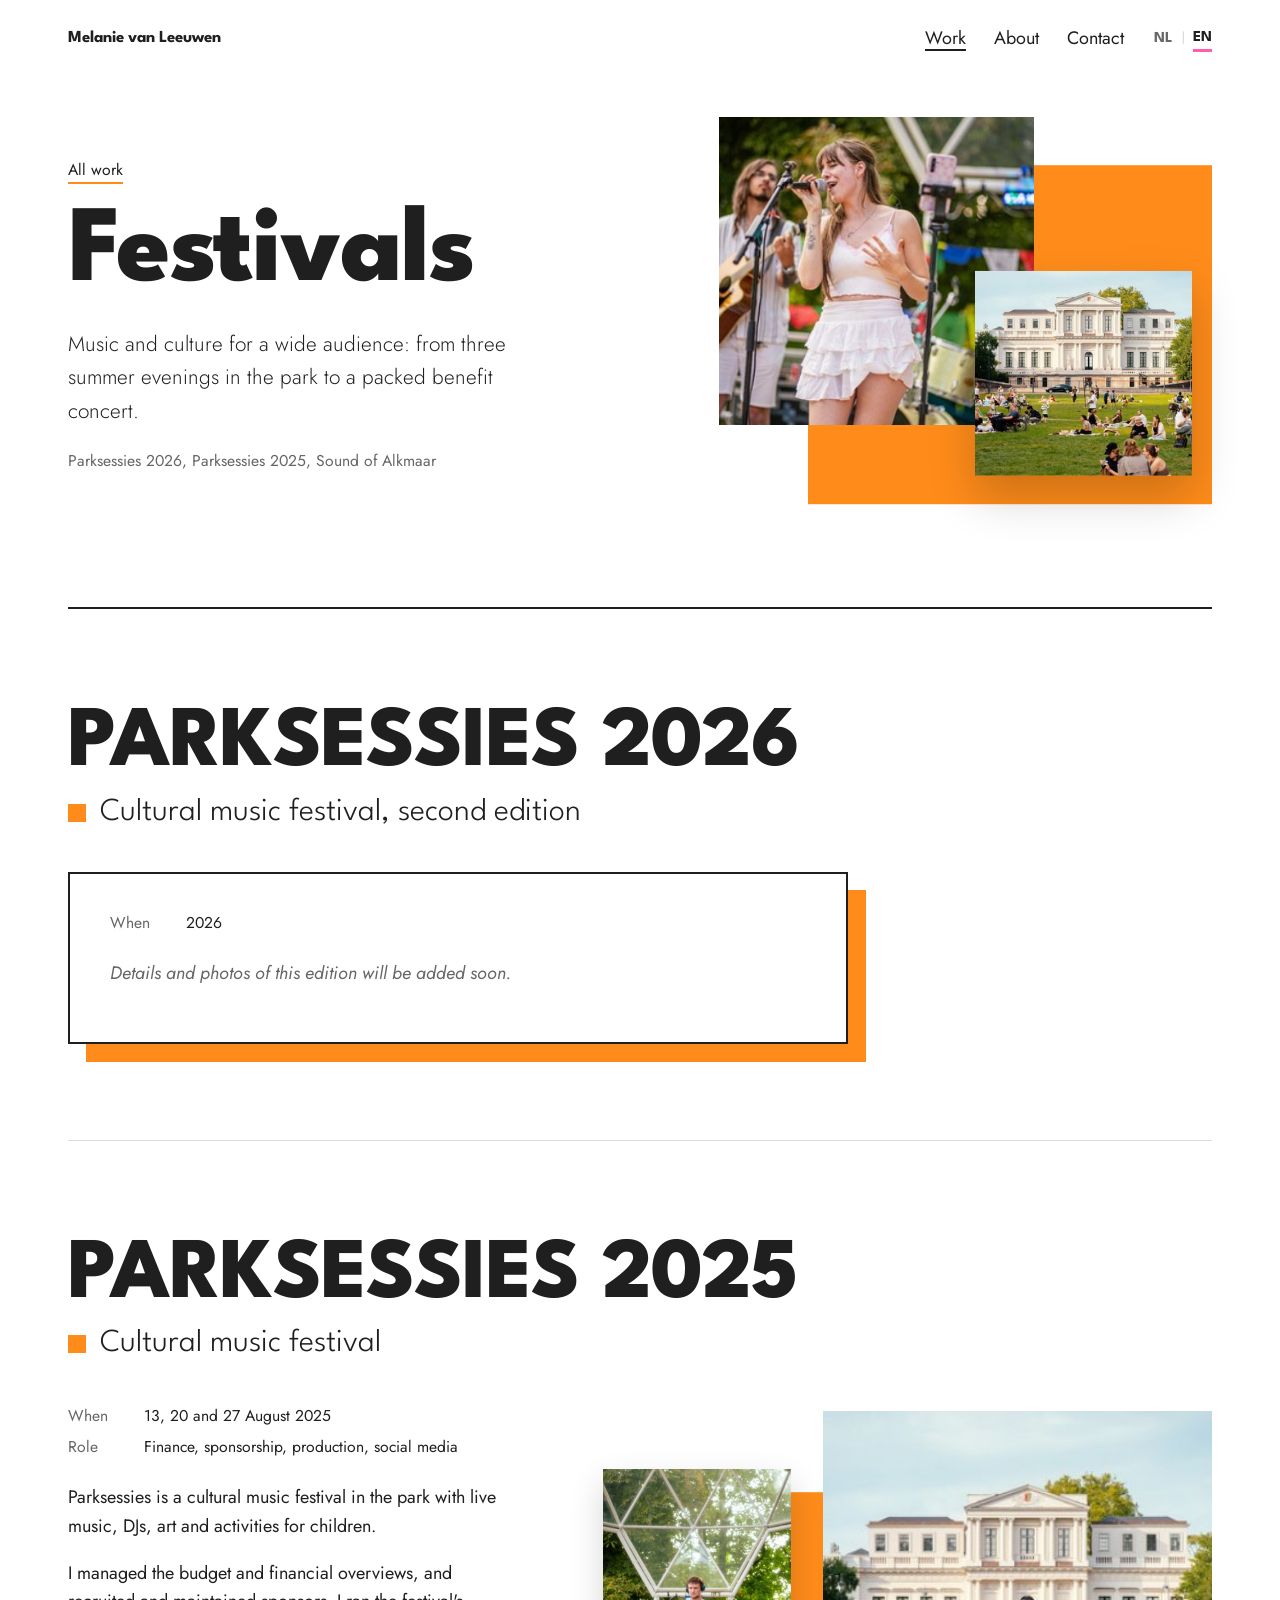
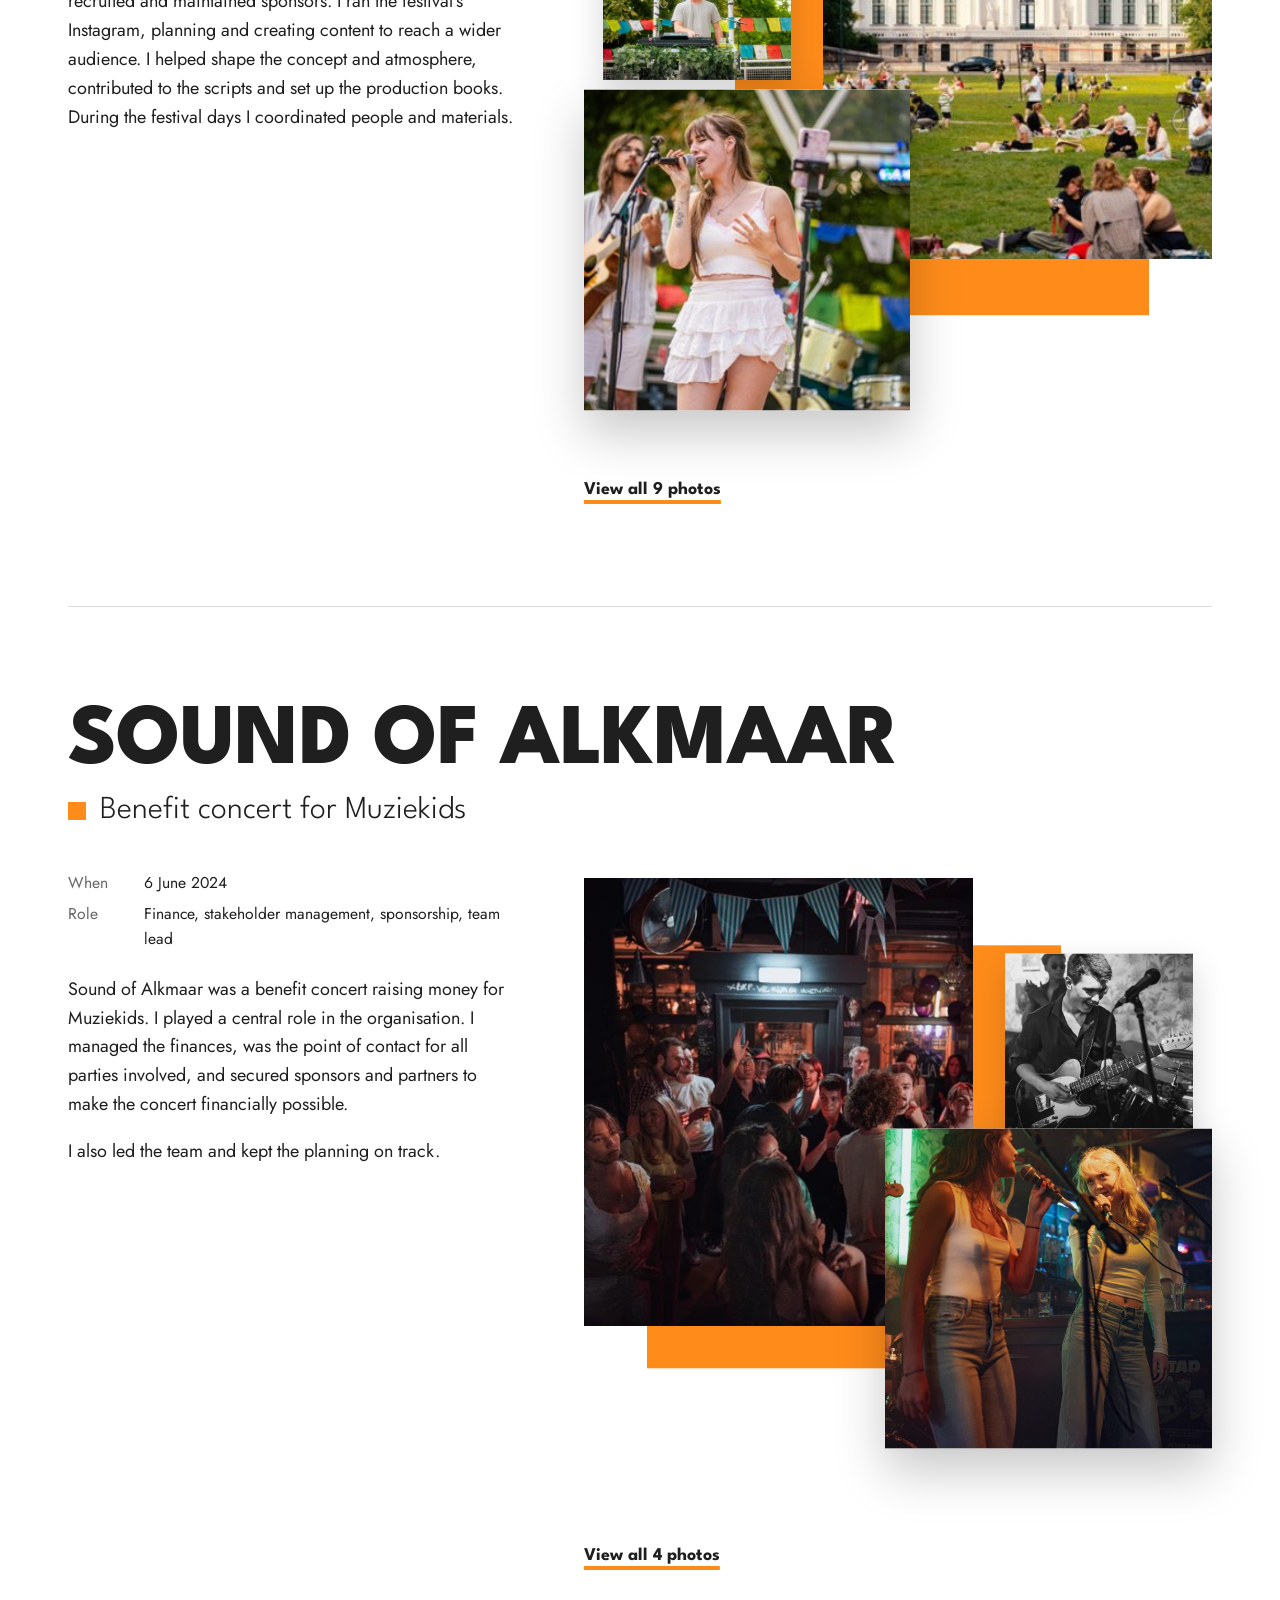
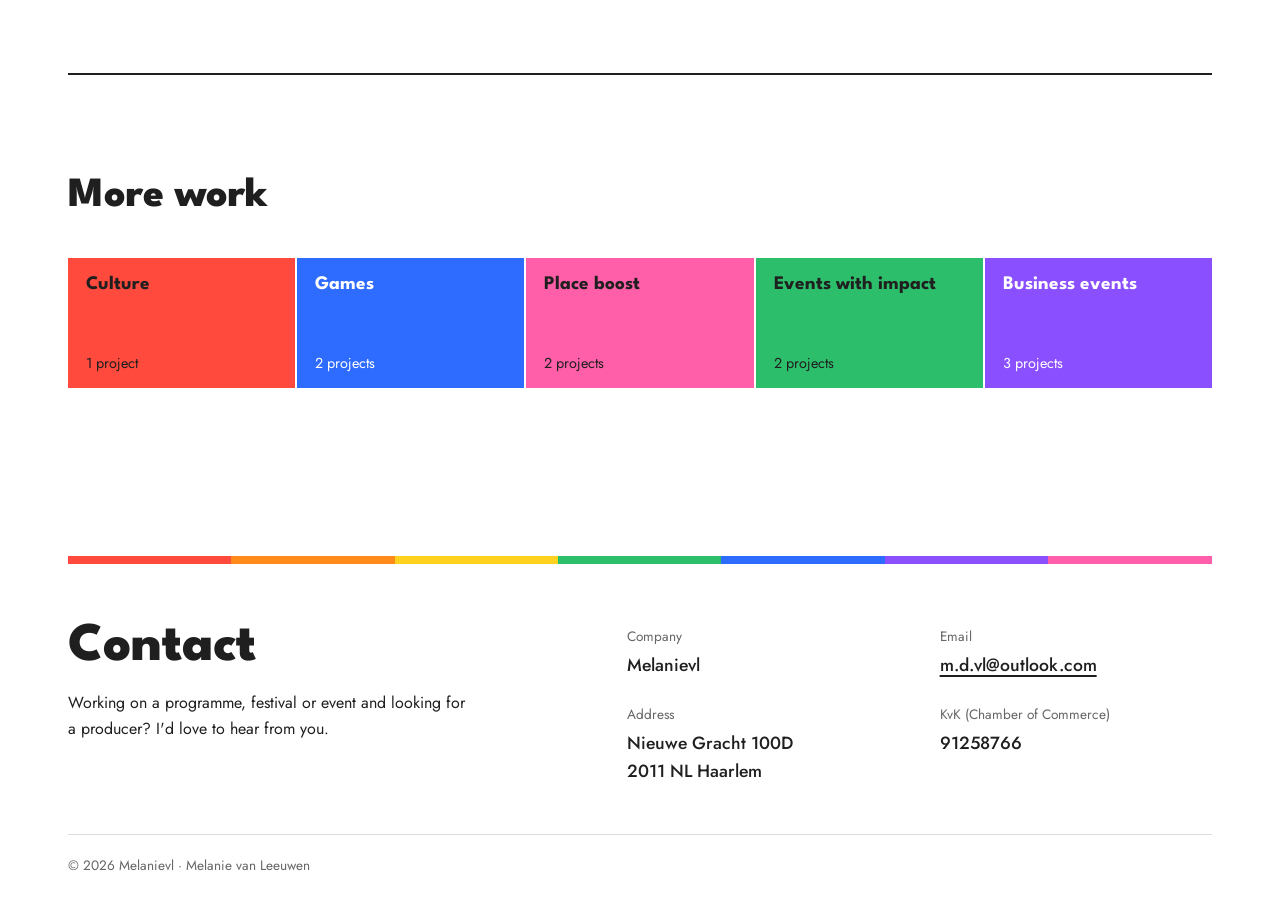
<file: festivals.html>
<!doctype html>
<html lang="en-GB">
<head>
<meta charset="utf-8">
<meta name="viewport" content="width=device-width, initial-scale=1">
<title>Festivals · Melanie van Leeuwen</title>
<meta name="description" content="Festivals produced by Melanie van Leeuwen: Parksessies 2026, Parksessies 2025, Sound of Alkmaar.">
<link rel="alternate" hreflang="en-GB" href="festivals.html">
<link rel="alternate" hreflang="nl" href="nl/festivals.html">
<link rel="preconnect" href="https://fonts.googleapis.com">
<link rel="preconnect" href="https://fonts.gstatic.com" crossorigin>
<link href="https://fonts.googleapis.com/css2?family=League+Spartan:wght@300;400;700;800&family=Jost:wght@300;400;500&display=swap" rel="stylesheet">
<link rel="stylesheet" href="styles.css?v=2026-10-19c">
</head>
<body>
<div class="wrap">
  <nav class="nav" aria-label="Main">
    <a class="mark" href="index.html">Melanie van Leeuwen</a>
    <ul>
      <li><a href="index.html#work" aria-current="page">Work</a></li>
      <li><a href="index.html#about">About</a></li>
      <li><a href="#contact">Contact</a></li>
    </ul>
    <p class="lang" aria-label="Language"><a href="nl/festivals.html" hreflang="nl" lang="nl">NL</a><span class="sep" aria-hidden="true">|</span><span aria-current="true">EN</span></p>
  </nav>

  <header class="page-head" style="--c:var(--orange)">
    <div>
      <a class="crumb" href="index.html#work">All work</a>
      <h1>Festivals</h1>
      <p class="lead">Music and culture for a wide audience: from three summer evenings in the park to a packed benefit concert.</p>
      <p class="count">Parksessies 2026, Parksessies 2025, Sound of Alkmaar</p>
    </div>
    <div class="head-art" aria-hidden="true">
      <span class="block" data-speed="0.05"></span>
      <span class="ph a"><img src="images/parksessies-4.jpg" alt=""></span>
      <span class="ph b" data-speed="0.09"><img src="images/parksessies-1.jpg" alt=""></span>
    </div>
  </header>

  <main style="--c:var(--orange)">

    <!-- TODO Parksessies 2026: dates, role, what you did, results, photos -->
    <article class="project" id="ps2026">
      <header>
        <h2>Parksessies 2026</h2>
        <p class="sub">Cultural music festival, second edition</p>
      </header>
      <div class="note"><div class="inner">
          <dl class="facts"><div><dt>When</dt><dd>2026</dd></div></dl>
          <div class="copy">
          <p class="soon">Details and photos of this edition will be added soon.</p>
          </div>
      </div></div>
    </article>

    <article class="project" id="ps2025">
      <header>
        <h2>Parksessies 2025</h2>
        <p class="sub">Cultural music festival</p>
      </header>
      <div class="body">
        <div class="copy">
          <dl class="facts"><div><dt>When</dt><dd>13, 20 and 27 August 2025</dd></div><div><dt>Role</dt><dd>Finance, sponsorship, production, social media</dd></div></dl>
          <p>Parksessies is a cultural music festival in the park with live music, DJs, art and activities for children.</p>
          <p>I managed the budget and financial overviews, and recruited and maintained sponsors. I ran the festival&#x27;s Instagram, planning and creating content to reach a wider audience. I helped shape the concept and atmosphere, contributed to the scripts and set up the production books. During the festival days I coordinated people and materials.</p>
        </div>
        <div>
          <div class="stage v-b" data-gallery>
            <span class="block" data-speed="0.04"></span>
            <button class="p1"><img src="images/parksessies-1.jpg" alt="Visitors on the lawn in front of a historic building" loading="lazy"></button>
            <button class="p2" data-speed="0.08"><img src="images/parksessies-4.jpg" alt="Singer performing with a guitarist" loading="lazy"></button>
            <button class="p3" data-speed="-0.05"><img src="images/parksessies-3.jpg" alt="DJ in a glass dome stage" loading="lazy"></button>
            <button class="more"><img src="images/parksessies-9.jpg" alt="Band playing on stage" loading="lazy"></button>
            <button class="more"><img src="images/parksessies-2.jpg" alt="Visitors greeting each other at a clothes rail" loading="lazy"></button>
            <button class="more"><img src="images/parksessies-5.jpg" alt="Portrait artist drawing a visitor" loading="lazy"></button>
            <button class="more"><img src="images/parksessies-6.jpg" alt="Children playing giant chess" loading="lazy"></button>
            <button class="more"><img src="images/parksessies-8.jpg" alt="Child and volunteer painting together" loading="lazy"></button>
            <button class="more"><img src="images/parksessies-7.jpg" alt="Visitors in camping chairs facing the stage" loading="lazy"></button>
          </div>
          <button class="all" type="button" data-label="View all {n} photos">View all 9 photos</button>
        </div>
      </div>
    </article>

    <article class="project" id="sound">
      <header>
        <h2>Sound of Alkmaar</h2>
        <p class="sub">Benefit concert for Muziekids</p>
      </header>
      <div class="body">
        <div class="copy">
          <dl class="facts"><div><dt>When</dt><dd>6 June 2024</dd></div><div><dt>Role</dt><dd>Finance, stakeholder management, sponsorship, team lead</dd></div></dl>
          <p>Sound of Alkmaar was a benefit concert raising money for Muziekids. I played a central role in the organisation. I managed the finances, was the point of contact for all parties involved, and secured sponsors and partners to make the concert financially possible.</p>
          <p>I also led the team and kept the planning on track.</p>
        </div>
        <div>
          <div class="stage v-a" data-gallery>
            <span class="block" data-speed="0.04"></span>
            <button class="p1"><img src="images/soundofalkmaar-2.jpg" alt="Full venue during the benefit concert" loading="lazy"></button>
            <button class="p2" data-speed="0.08"><img src="images/soundofalkmaar-3.jpg" alt="Two singers on stage" loading="lazy"></button>
            <button class="p3" data-speed="-0.05"><img src="images/soundofalkmaar-4.jpg" alt="Guitarist performing, black and white" loading="lazy"></button>
            <button class="more"><img src="images/soundofalkmaar-1.jpg" alt="Audience at the bar, black and white" loading="lazy"></button>
          </div>
          <button class="all" type="button" data-label="View all {n} photos">View all 4 photos</button>
        </div>
      </div>
    </article>
  </main>

  <section class="more-work">
    <h2>More work</h2>
    <ul class="minis">
      <li style="--c:var(--red)"><a href="culture.html">Culture <span>1 project</span></a></li>
      <li style="--c:var(--blue)" class="on-dark"><a href="games.html">Games <span>2 projects</span></a></li>
      <li style="--c:var(--pink)"><a href="place-boost.html">Place boost <span>2 projects</span></a></li>
      <li style="--c:var(--green)"><a href="impact.html">Events with impact <span>2 projects</span></a></li>
      <li style="--c:var(--purple)" class="on-dark"><a href="business.html">Business events <span>3 projects</span></a></li>
    </ul>
  </section>

  <footer class="site-foot" id="contact">
    <div class="foot-intro">
      <h2>Contact</h2>
      <p>Working on a programme, festival or event and looking for a producer? I&#x27;d love to hear from you.</p>
    </div>
    <dl class="biz-info">
      <div><dt>Company</dt><dd>Melanievl</dd></div>
      <div><dt>Email</dt><dd><a href="mailto:m.d.vl@outlook.com">m.d.vl@outlook.com</a></dd></div>
      <div><dt>Address</dt><dd>Nieuwe Gracht 100D<br>2011 NL Haarlem</dd></div>
      <div><dt>KvK (Chamber of Commerce)</dt><dd>91258766</dd></div>
    </dl>
    <p class="legal">© 2026 Melanievl · Melanie van Leeuwen</p>
  </footer>
</div>

<dialog id="lightbox" aria-label="Photo viewer" data-enlarge="Enlarge photo: ">
  <div class="lb">
    <img alt="">
    <button class="close" type="button">Close</button>
    <button class="prev" type="button" aria-label="Previous photo">‹</button>
    <button class="next" type="button" aria-label="Next photo">›</button>
    <p class="count"></p>
  </div>
</dialog>
<script src="main.js?v=2026-10-19c"></script>
</body>
</html>
</file>
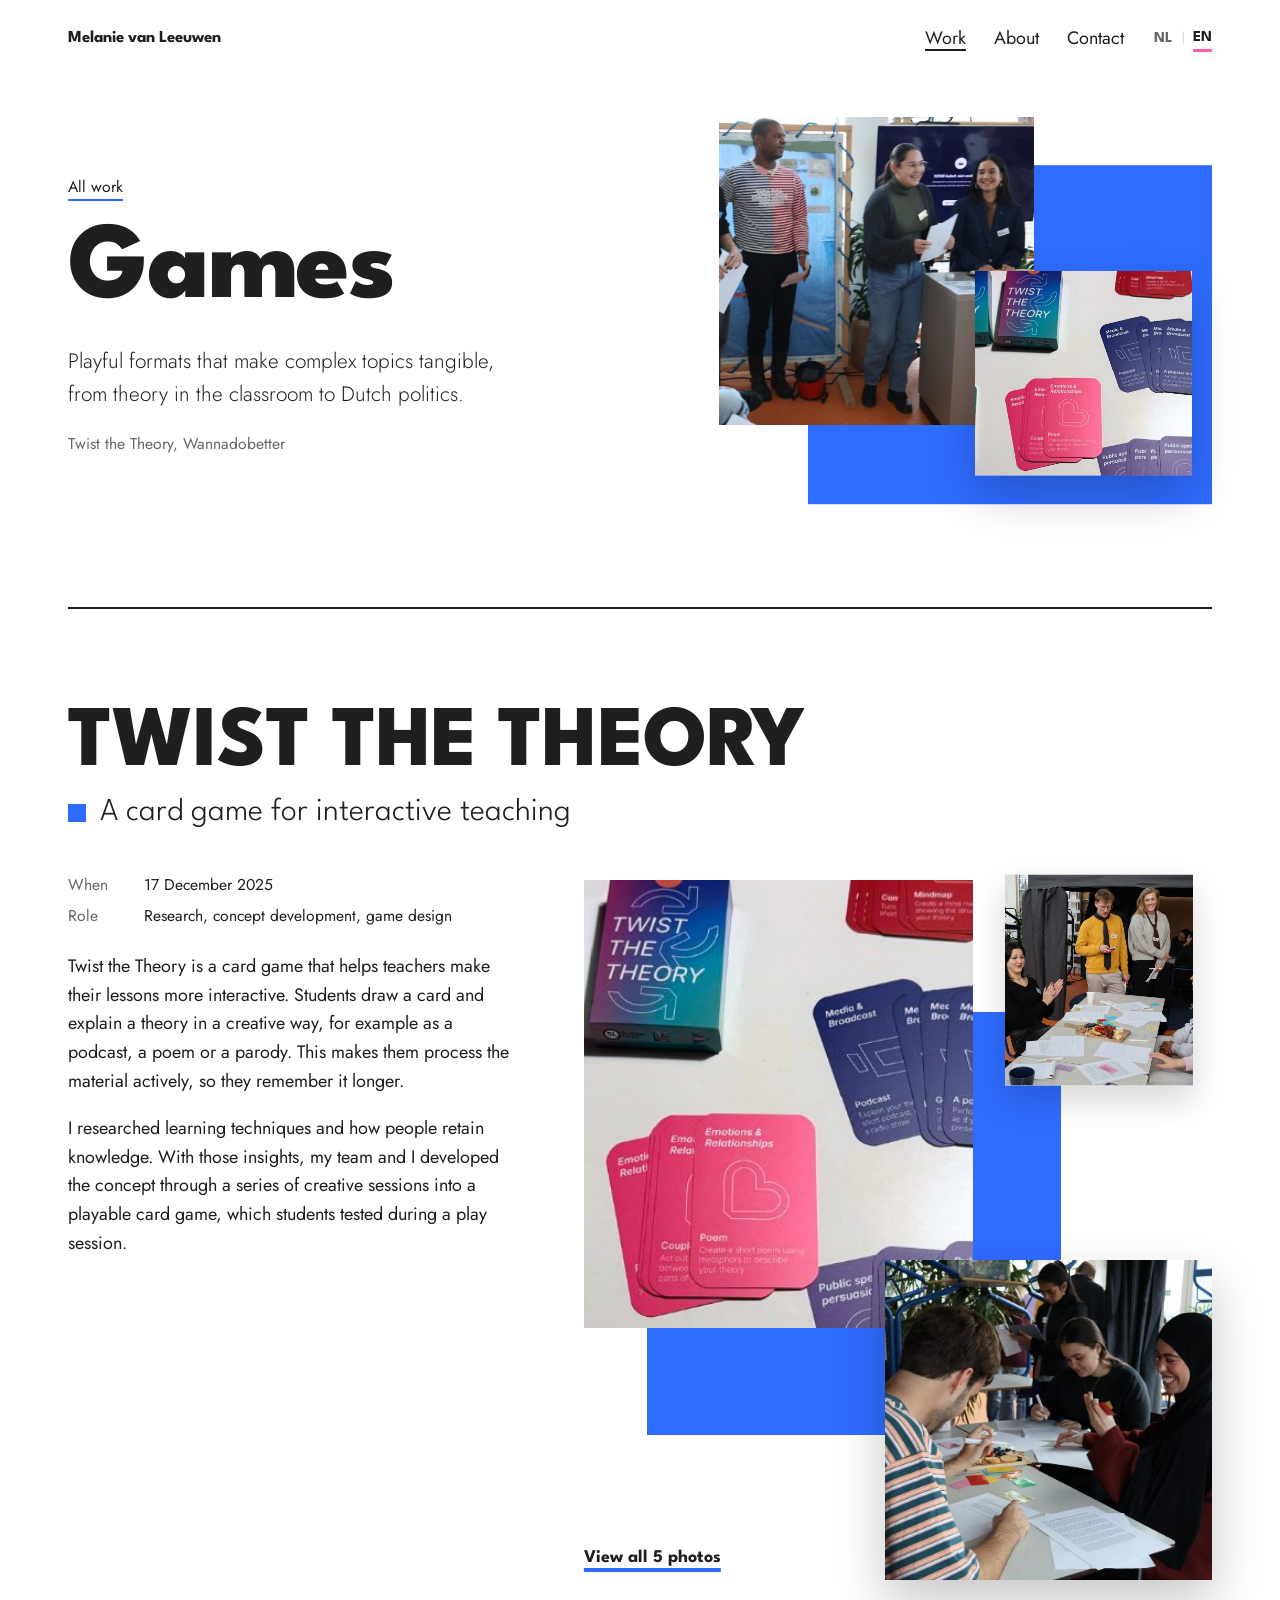
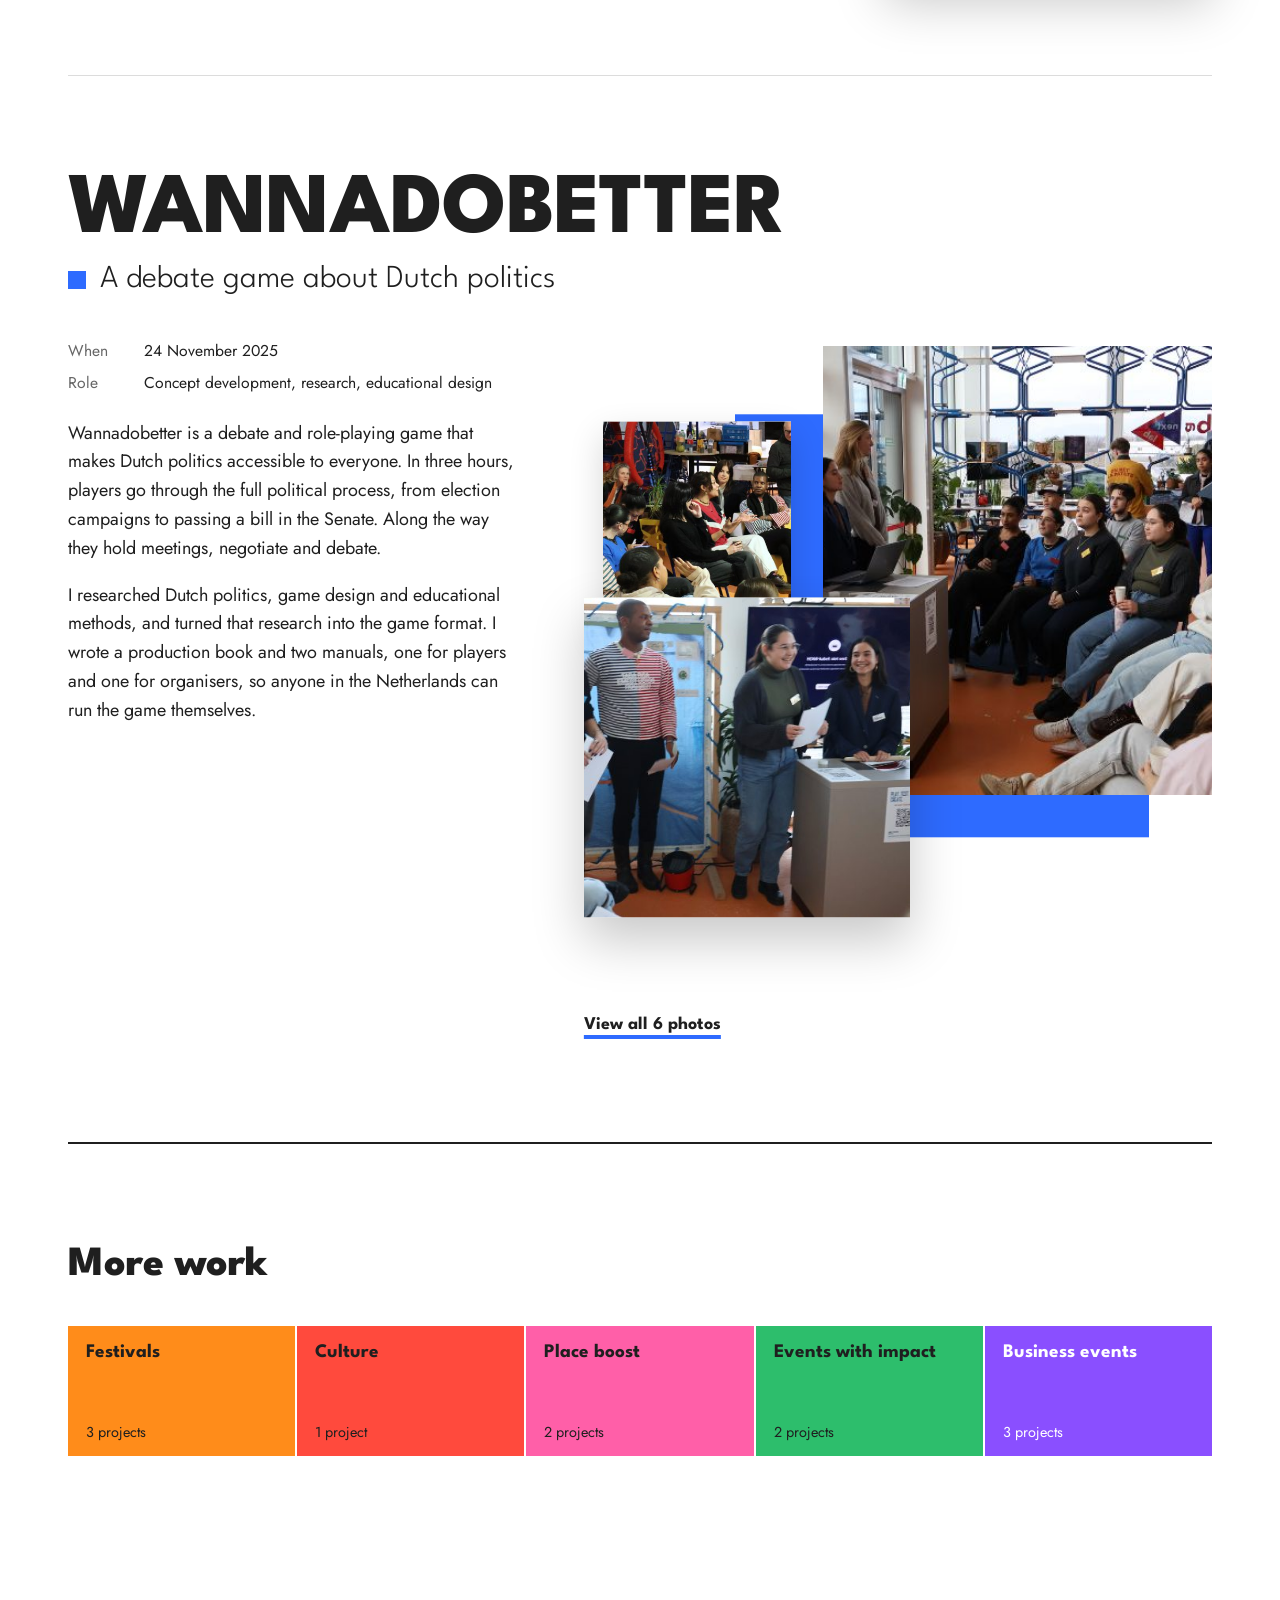
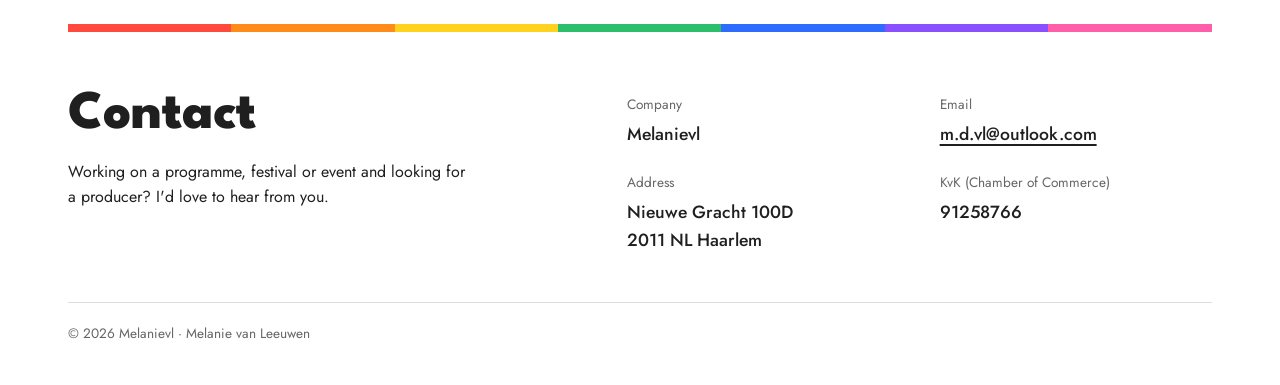
<file: games.html>
<!doctype html>
<html lang="en-GB">
<head>
<meta charset="utf-8">
<meta name="viewport" content="width=device-width, initial-scale=1">
<title>Games · Melanie van Leeuwen</title>
<meta name="description" content="Games produced by Melanie van Leeuwen: Twist the Theory, Wannadobetter.">
<link rel="alternate" hreflang="en-GB" href="games.html">
<link rel="alternate" hreflang="nl" href="nl/games.html">
<link rel="preconnect" href="https://fonts.googleapis.com">
<link rel="preconnect" href="https://fonts.gstatic.com" crossorigin>
<link href="https://fonts.googleapis.com/css2?family=League+Spartan:wght@300;400;700;800&family=Jost:wght@300;400;500&display=swap" rel="stylesheet">
<link rel="stylesheet" href="styles.css?v=2026-10-19c">
</head>
<body>
<div class="wrap">
  <nav class="nav" aria-label="Main">
    <a class="mark" href="index.html">Melanie van Leeuwen</a>
    <ul>
      <li><a href="index.html#work" aria-current="page">Work</a></li>
      <li><a href="index.html#about">About</a></li>
      <li><a href="#contact">Contact</a></li>
    </ul>
    <p class="lang" aria-label="Language"><a href="nl/games.html" hreflang="nl" lang="nl">NL</a><span class="sep" aria-hidden="true">|</span><span aria-current="true">EN</span></p>
  </nav>

  <header class="page-head" style="--c:var(--blue)">
    <div>
      <a class="crumb" href="index.html#work">All work</a>
      <h1>Games</h1>
      <p class="lead">Playful formats that make complex topics tangible, from theory in the classroom to Dutch politics.</p>
      <p class="count">Twist the Theory, Wannadobetter</p>
    </div>
    <div class="head-art" aria-hidden="true">
      <span class="block" data-speed="0.05"></span>
      <span class="ph a"><img src="images/wannadobetter-1.jpg" alt=""></span>
      <span class="ph b" data-speed="0.09"><img src="images/twist-5.jpg" alt=""></span>
    </div>
  </header>

  <main style="--c:var(--blue)">

    <article class="project" id="twist">
      <header>
        <h2>Twist the Theory</h2>
        <p class="sub">A card game for interactive teaching</p>
      </header>
      <div class="body">
        <div class="copy">
          <dl class="facts"><div><dt>When</dt><dd>17 December 2025</dd></div><div><dt>Role</dt><dd>Research, concept development, game design</dd></div></dl>
          <p>Twist the Theory is a card game that helps teachers make their lessons more interactive. Students draw a card and explain a theory in a creative way, for example as a podcast, a poem or a parody. This makes them process the material actively, so they remember it longer.</p>
          <p>I researched learning techniques and how people retain knowledge. With those insights, my team and I developed the concept through a series of creative sessions into a playable card game, which students tested during a play session.</p>
        </div>
        <div>
          <div class="stage v-a" data-gallery>
            <span class="block" data-speed="0.04"></span>
            <button class="p1"><img src="images/twist-5.jpg" alt="The Twist the Theory card decks" loading="lazy"></button>
            <button class="p2" data-speed="0.08"><img src="images/twist-2.jpg" alt="Students playing the card game" loading="lazy"></button>
            <button class="p3" data-speed="-0.05"><img src="images/twist-4.jpg" alt="Students laughing during a play session" loading="lazy"></button>
            <button class="more"><img src="images/twist-1.jpg" alt="Student reading a theory text" loading="lazy"></button>
            <button class="more"><img src="images/twist-3.jpg" alt="Students working through the cards at a table" loading="lazy"></button>
          </div>
          <button class="all" type="button" data-label="View all {n} photos">View all 5 photos</button>
        </div>
      </div>
    </article>

    <article class="project" id="wanna">
      <header>
        <h2>Wannadobetter</h2>
        <p class="sub">A debate game about Dutch politics</p>
      </header>
      <div class="body">
        <div class="copy">
          <dl class="facts"><div><dt>When</dt><dd>24 November 2025</dd></div><div><dt>Role</dt><dd>Concept development, research, educational design</dd></div></dl>
          <p>Wannadobetter is a debate and role-playing game that makes Dutch politics accessible to everyone. In three hours, players go through the full political process, from election campaigns to passing a bill in the Senate. Along the way they hold meetings, negotiate and debate.</p>
          <p>I researched Dutch politics, game design and educational methods, and turned that research into the game format. I wrote a production book and two manuals, one for players and one for organisers, so anyone in the Netherlands can run the game themselves.</p>
        </div>
        <div>
          <div class="stage v-b" data-gallery>
            <span class="block" data-speed="0.04"></span>
            <button class="p1"><img src="images/wannadobetter-5.jpg" alt="Players seated around a debate setting" loading="lazy"></button>
            <button class="p2" data-speed="0.08"><img src="images/wannadobetter-1.jpg" alt="Players presenting at a lectern" loading="lazy"></button>
            <button class="p3" data-speed="-0.05"><img src="images/wannadobetter-3.jpg" alt="Group discussion during the game" loading="lazy"></button>
            <button class="more"><img src="images/wannadobetter-2.jpg" alt="Party members presenting their plans" loading="lazy"></button>
            <button class="more"><img src="images/wannadobetter-6.jpg" alt="Player reading a speech" loading="lazy"></button>
            <button class="more"><img src="images/wannadobetter-4.jpg" alt="Players negotiating in small groups" loading="lazy"></button>
          </div>
          <button class="all" type="button" data-label="View all {n} photos">View all 6 photos</button>
        </div>
      </div>
    </article>
  </main>

  <section class="more-work">
    <h2>More work</h2>
    <ul class="minis">
      <li style="--c:var(--orange)"><a href="festivals.html">Festivals <span>3 projects</span></a></li>
      <li style="--c:var(--red)"><a href="culture.html">Culture <span>1 project</span></a></li>
      <li style="--c:var(--pink)"><a href="place-boost.html">Place boost <span>2 projects</span></a></li>
      <li style="--c:var(--green)"><a href="impact.html">Events with impact <span>2 projects</span></a></li>
      <li style="--c:var(--purple)" class="on-dark"><a href="business.html">Business events <span>3 projects</span></a></li>
    </ul>
  </section>

  <footer class="site-foot" id="contact">
    <div class="foot-intro">
      <h2>Contact</h2>
      <p>Working on a programme, festival or event and looking for a producer? I&#x27;d love to hear from you.</p>
    </div>
    <dl class="biz-info">
      <div><dt>Company</dt><dd>Melanievl</dd></div>
      <div><dt>Email</dt><dd><a href="mailto:m.d.vl@outlook.com">m.d.vl@outlook.com</a></dd></div>
      <div><dt>Address</dt><dd>Nieuwe Gracht 100D<br>2011 NL Haarlem</dd></div>
      <div><dt>KvK (Chamber of Commerce)</dt><dd>91258766</dd></div>
    </dl>
    <p class="legal">© 2026 Melanievl · Melanie van Leeuwen</p>
  </footer>
</div>

<dialog id="lightbox" aria-label="Photo viewer" data-enlarge="Enlarge photo: ">
  <div class="lb">
    <img alt="">
    <button class="close" type="button">Close</button>
    <button class="prev" type="button" aria-label="Previous photo">‹</button>
    <button class="next" type="button" aria-label="Next photo">›</button>
    <p class="count"></p>
  </div>
</dialog>
<script src="main.js?v=2026-10-19c"></script>
</body>
</html>
</file>
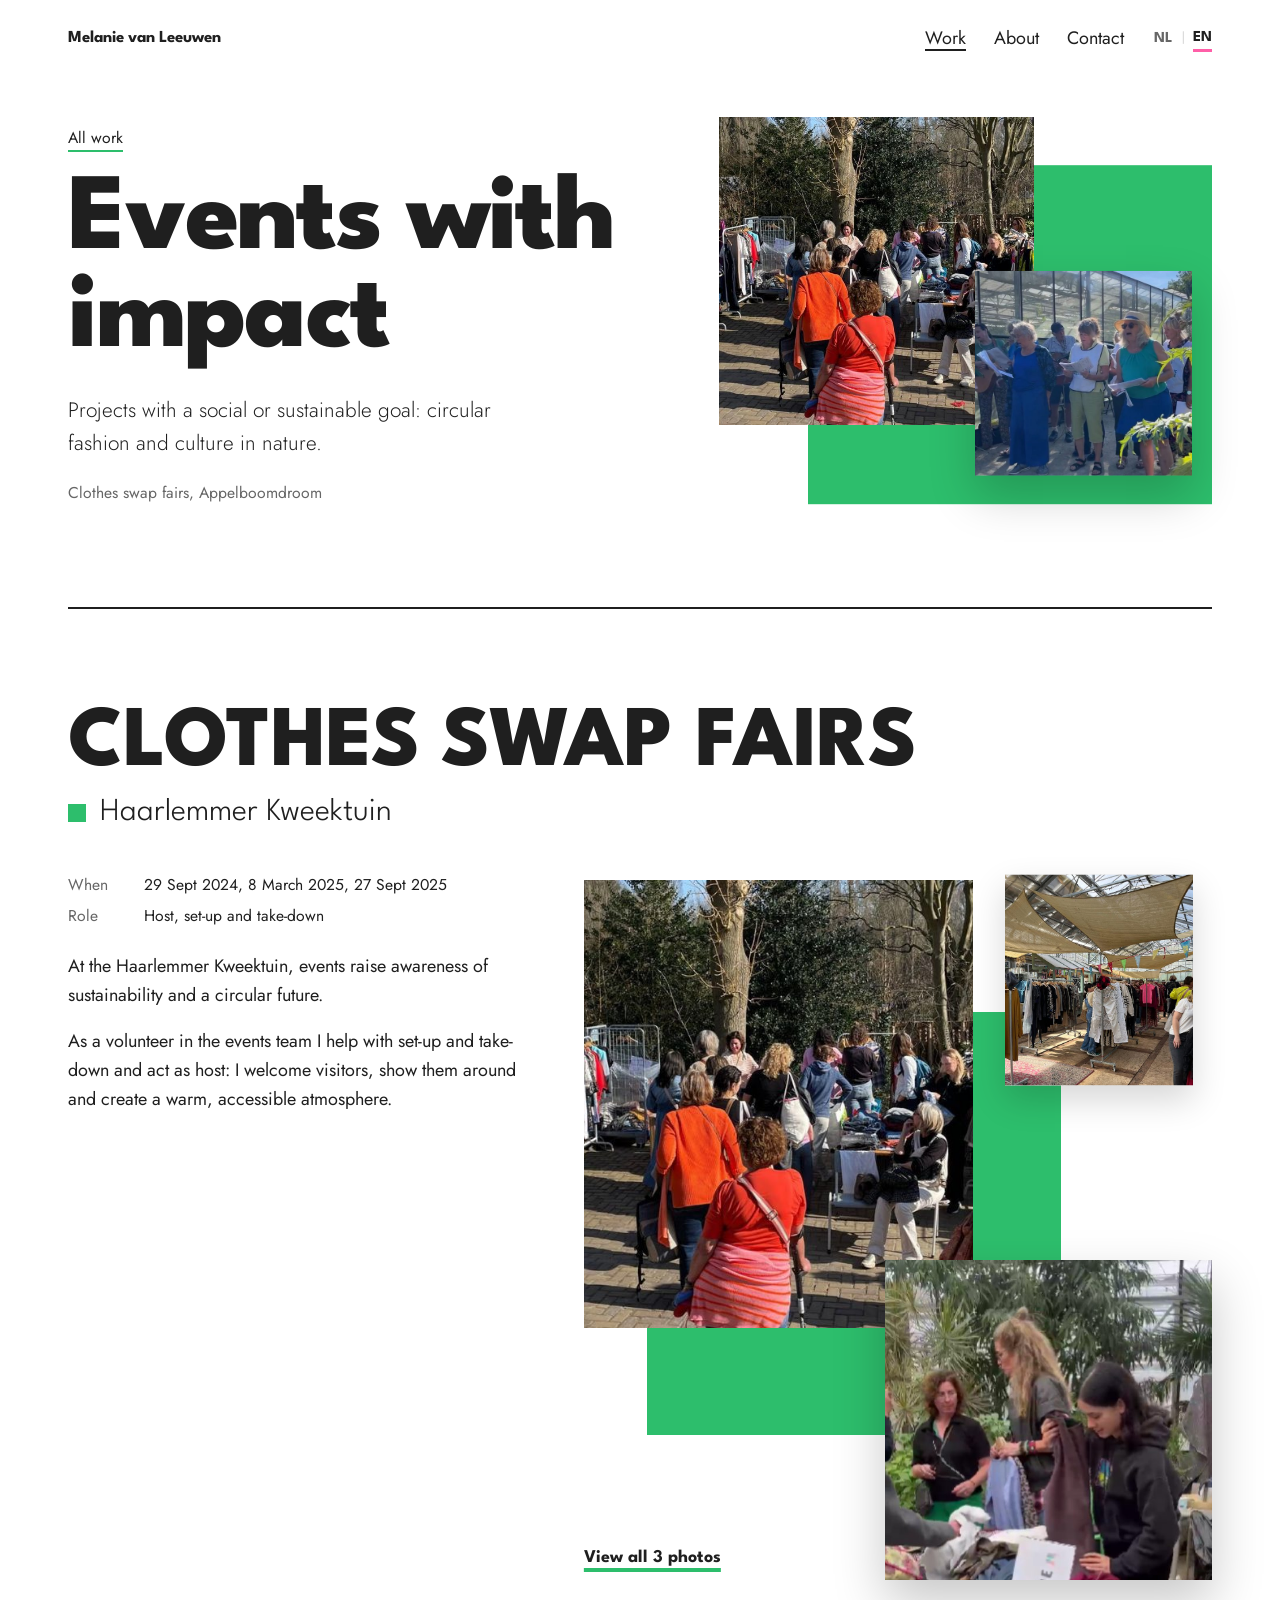
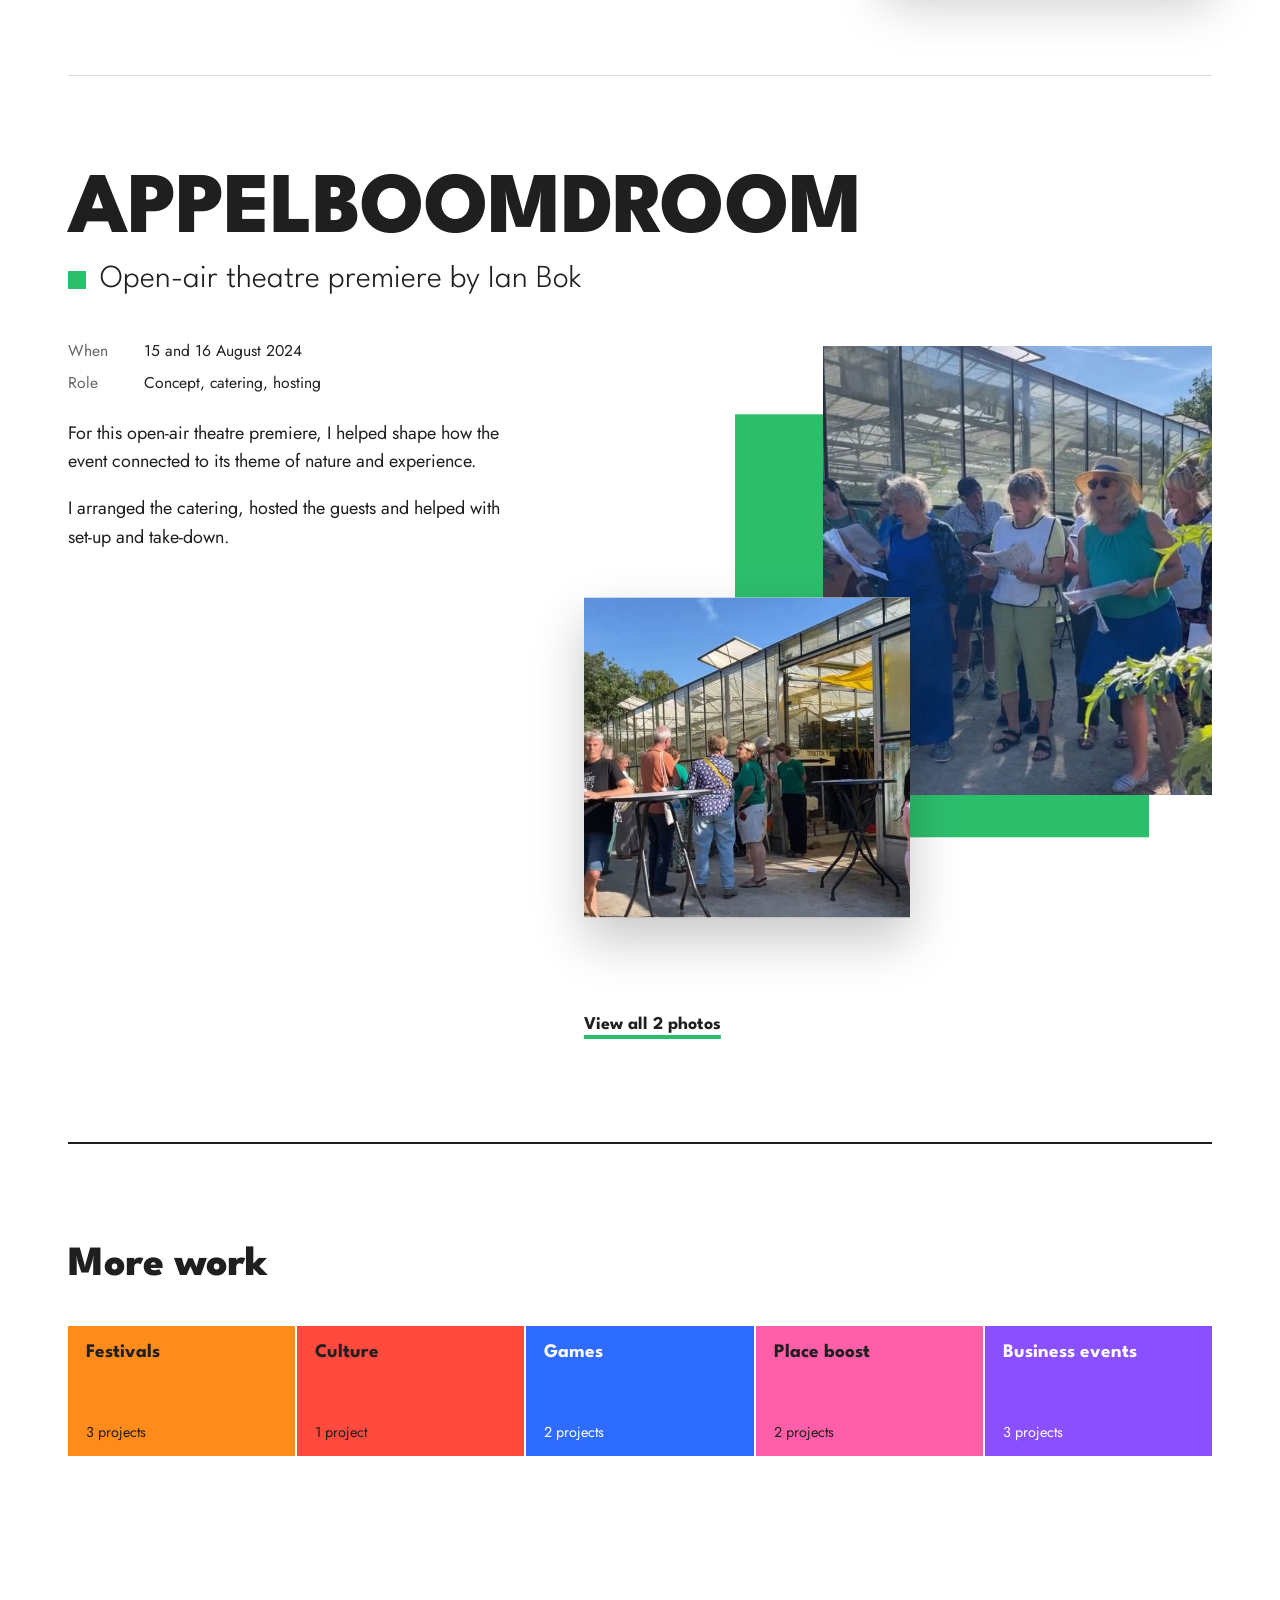
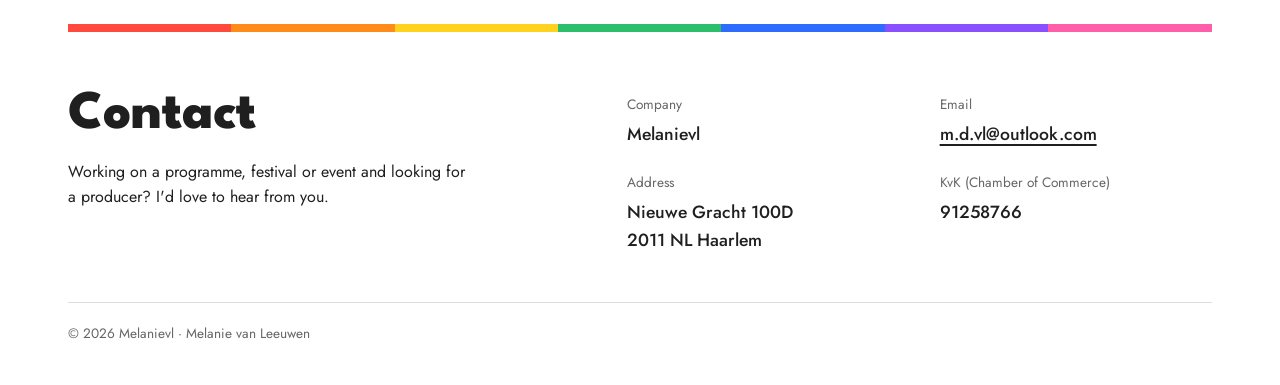
<file: impact.html>
<!doctype html>
<html lang="en-GB">
<head>
<meta charset="utf-8">
<meta name="viewport" content="width=device-width, initial-scale=1">
<title>Events with impact · Melanie van Leeuwen</title>
<meta name="description" content="Events with impact produced by Melanie van Leeuwen: Clothes swap fairs, Appelboomdroom.">
<link rel="alternate" hreflang="en-GB" href="impact.html">
<link rel="alternate" hreflang="nl" href="nl/impact.html">
<link rel="preconnect" href="https://fonts.googleapis.com">
<link rel="preconnect" href="https://fonts.gstatic.com" crossorigin>
<link href="https://fonts.googleapis.com/css2?family=League+Spartan:wght@300;400;700;800&family=Jost:wght@300;400;500&display=swap" rel="stylesheet">
<link rel="stylesheet" href="styles.css?v=2026-10-19c">
</head>
<body>
<div class="wrap">
  <nav class="nav" aria-label="Main">
    <a class="mark" href="index.html">Melanie van Leeuwen</a>
    <ul>
      <li><a href="index.html#work" aria-current="page">Work</a></li>
      <li><a href="index.html#about">About</a></li>
      <li><a href="#contact">Contact</a></li>
    </ul>
    <p class="lang" aria-label="Language"><a href="nl/impact.html" hreflang="nl" lang="nl">NL</a><span class="sep" aria-hidden="true">|</span><span aria-current="true">EN</span></p>
  </nav>

  <header class="page-head" style="--c:var(--green)">
    <div>
      <a class="crumb" href="index.html#work">All work</a>
      <h1>Events with impact</h1>
      <p class="lead">Projects with a social or sustainable goal: circular fashion and culture in nature.</p>
      <p class="count">Clothes swap fairs, Appelboomdroom</p>
    </div>
    <div class="head-art" aria-hidden="true">
      <span class="block" data-speed="0.05"></span>
      <span class="ph a"><img src="images/kledingruil-3.jpg" alt=""></span>
      <span class="ph b" data-speed="0.09"><img src="images/appelboomdroom-1.jpg" alt=""></span>
    </div>
  </header>

  <main style="--c:var(--green)">

    <article class="project" id="swap">
      <header>
        <h2>Clothes swap fairs</h2>
        <p class="sub">Haarlemmer Kweektuin</p>
      </header>
      <div class="body">
        <div class="copy">
          <dl class="facts"><div><dt>When</dt><dd>29 Sept 2024, 8 March 2025, 27 Sept 2025</dd></div><div><dt>Role</dt><dd>Host, set-up and take-down</dd></div></dl>
          <p>At the Haarlemmer Kweektuin, events raise awareness of sustainability and a circular future.</p>
          <p>As a volunteer in the events team I help with set-up and take-down and act as host: I welcome visitors, show them around and create a warm, accessible atmosphere.</p>
        </div>
        <div>
          <div class="stage v-a" data-gallery>
            <span class="block" data-speed="0.04"></span>
            <button class="p1"><img src="images/kledingruil-3.jpg" alt="Busy outdoor clothes swap fair" loading="lazy"></button>
            <button class="p2" data-speed="0.08"><img src="images/kledingruil-1.jpg" alt="Visitors swapping clothes" loading="lazy"></button>
            <button class="p3" data-speed="-0.05"><img src="images/kledingruil-2.jpg" alt="Clothes rails in a greenhouse" loading="lazy"></button>
          </div>
          <button class="all" type="button" data-label="View all {n} photos">View all 3 photos</button>
        </div>
      </div>
    </article>

    <article class="project" id="apple">
      <header>
        <h2>Appelboomdroom</h2>
        <p class="sub">Open-air theatre premiere by Ian Bok</p>
      </header>
      <div class="body">
        <div class="copy">
          <dl class="facts"><div><dt>When</dt><dd>15 and 16 August 2024</dd></div><div><dt>Role</dt><dd>Concept, catering, hosting</dd></div></dl>
          <p>For this open-air theatre premiere, I helped shape how the event connected to its theme of nature and experience.</p>
          <p>I arranged the catering, hosted the guests and helped with set-up and take-down.</p>
        </div>
        <div>
          <div class="stage v-b" data-gallery>
            <span class="block" data-speed="0.04"></span>
            <button class="p1"><img src="images/appelboomdroom-1.jpg" alt="Choir singing at the premiere" loading="lazy"></button>
            <button class="p2" data-speed="0.08"><img src="images/appelboomdroom-2.jpg" alt="Guests gathering by the greenhouses" loading="lazy"></button>
          </div>
          <button class="all" type="button" data-label="View all {n} photos">View all 2 photos</button>
        </div>
      </div>
    </article>
  </main>

  <section class="more-work">
    <h2>More work</h2>
    <ul class="minis">
      <li style="--c:var(--orange)"><a href="festivals.html">Festivals <span>3 projects</span></a></li>
      <li style="--c:var(--red)"><a href="culture.html">Culture <span>1 project</span></a></li>
      <li style="--c:var(--blue)" class="on-dark"><a href="games.html">Games <span>2 projects</span></a></li>
      <li style="--c:var(--pink)"><a href="place-boost.html">Place boost <span>2 projects</span></a></li>
      <li style="--c:var(--purple)" class="on-dark"><a href="business.html">Business events <span>3 projects</span></a></li>
    </ul>
  </section>

  <footer class="site-foot" id="contact">
    <div class="foot-intro">
      <h2>Contact</h2>
      <p>Working on a programme, festival or event and looking for a producer? I&#x27;d love to hear from you.</p>
    </div>
    <dl class="biz-info">
      <div><dt>Company</dt><dd>Melanievl</dd></div>
      <div><dt>Email</dt><dd><a href="mailto:m.d.vl@outlook.com">m.d.vl@outlook.com</a></dd></div>
      <div><dt>Address</dt><dd>Nieuwe Gracht 100D<br>2011 NL Haarlem</dd></div>
      <div><dt>KvK (Chamber of Commerce)</dt><dd>91258766</dd></div>
    </dl>
    <p class="legal">© 2026 Melanievl · Melanie van Leeuwen</p>
  </footer>
</div>

<dialog id="lightbox" aria-label="Photo viewer" data-enlarge="Enlarge photo: ">
  <div class="lb">
    <img alt="">
    <button class="close" type="button">Close</button>
    <button class="prev" type="button" aria-label="Previous photo">‹</button>
    <button class="next" type="button" aria-label="Next photo">›</button>
    <p class="count"></p>
  </div>
</dialog>
<script src="main.js?v=2026-10-19c"></script>
</body>
</html>
</file>
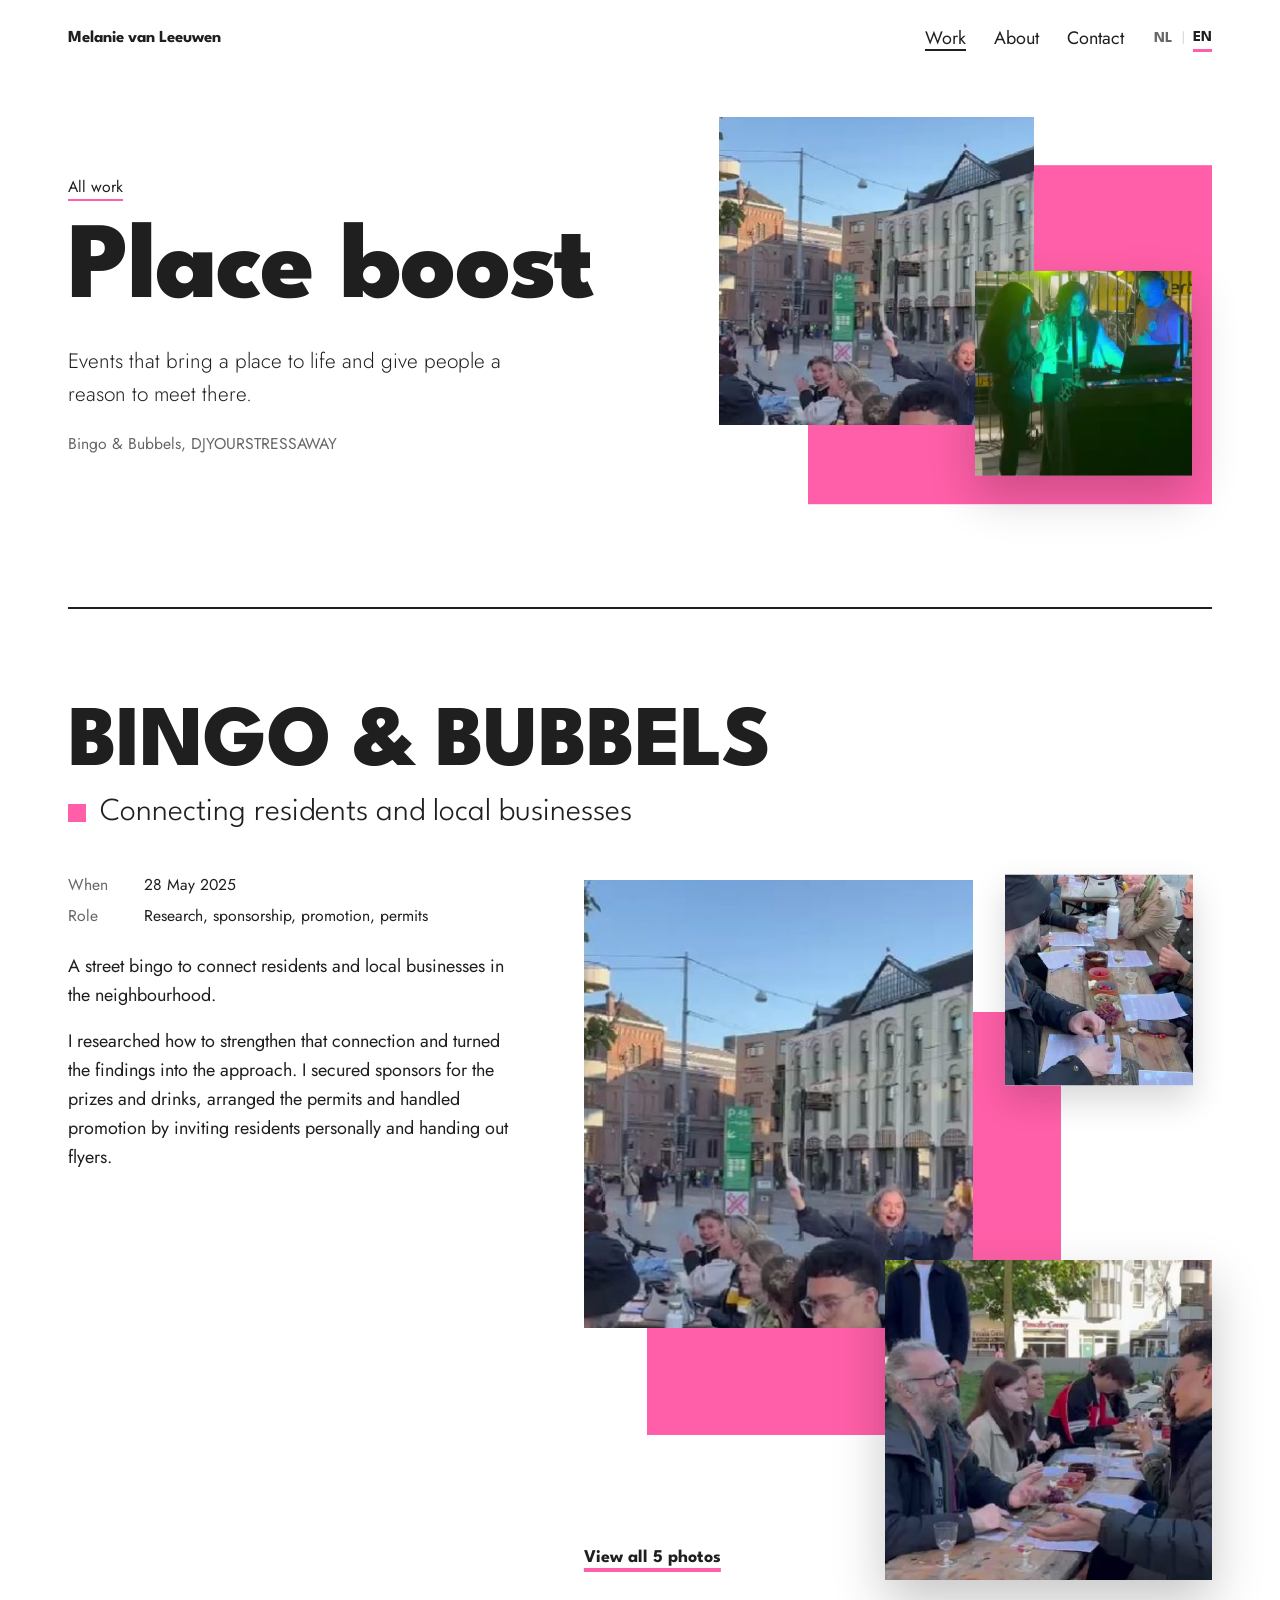
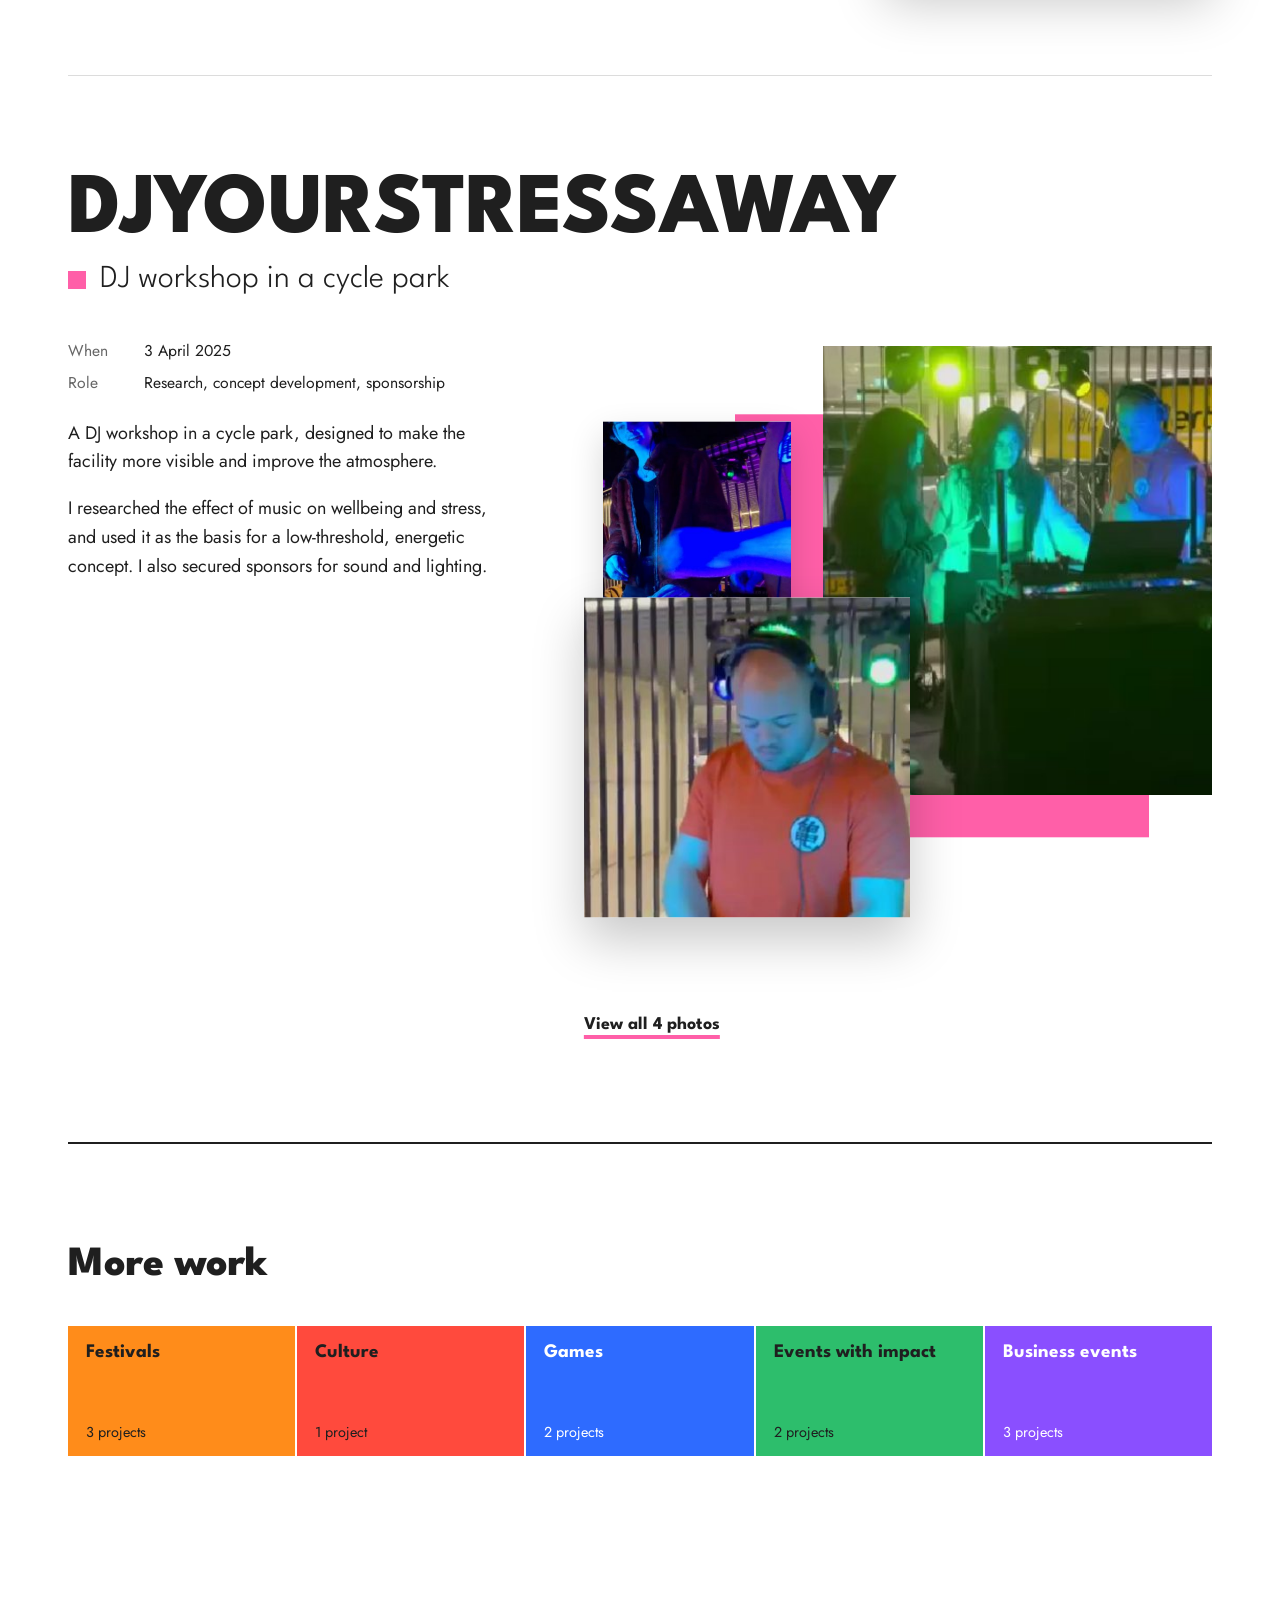
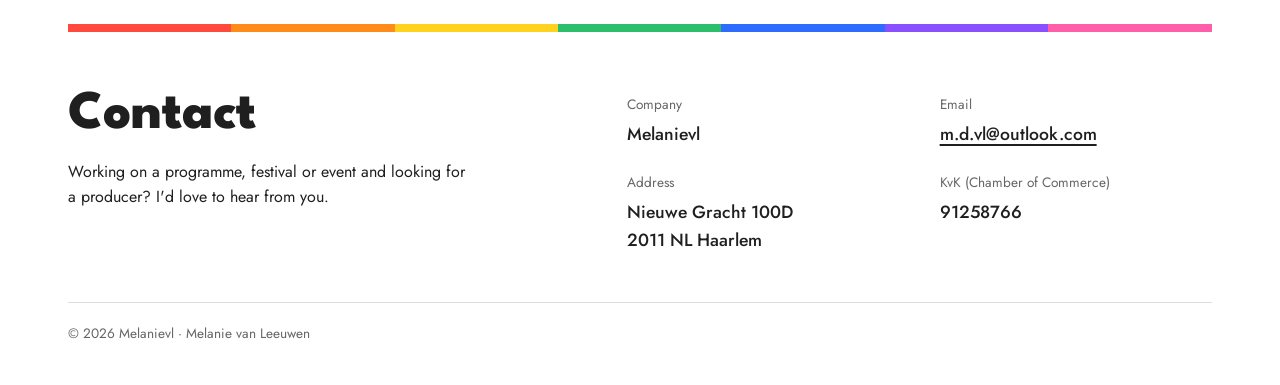
<file: place-boost.html>
<!doctype html>
<html lang="en-GB">
<head>
<meta charset="utf-8">
<meta name="viewport" content="width=device-width, initial-scale=1">
<title>Place boost · Melanie van Leeuwen</title>
<meta name="description" content="Place boost produced by Melanie van Leeuwen: Bingo &amp; Bubbels, DJYOURSTRESSAWAY.">
<link rel="alternate" hreflang="en-GB" href="place-boost.html">
<link rel="alternate" hreflang="nl" href="nl/place-boost.html">
<link rel="preconnect" href="https://fonts.googleapis.com">
<link rel="preconnect" href="https://fonts.gstatic.com" crossorigin>
<link href="https://fonts.googleapis.com/css2?family=League+Spartan:wght@300;400;700;800&family=Jost:wght@300;400;500&display=swap" rel="stylesheet">
<link rel="stylesheet" href="styles.css?v=2026-10-19c">
</head>
<body>
<div class="wrap">
  <nav class="nav" aria-label="Main">
    <a class="mark" href="index.html">Melanie van Leeuwen</a>
    <ul>
      <li><a href="index.html#work" aria-current="page">Work</a></li>
      <li><a href="index.html#about">About</a></li>
      <li><a href="#contact">Contact</a></li>
    </ul>
    <p class="lang" aria-label="Language"><a href="nl/place-boost.html" hreflang="nl" lang="nl">NL</a><span class="sep" aria-hidden="true">|</span><span aria-current="true">EN</span></p>
  </nav>

  <header class="page-head" style="--c:var(--pink)">
    <div>
      <a class="crumb" href="index.html#work">All work</a>
      <h1>Place boost</h1>
      <p class="lead">Events that bring a place to life and give people a reason to meet there.</p>
      <p class="count">Bingo &amp; Bubbels, DJYOURSTRESSAWAY</p>
    </div>
    <div class="head-art" aria-hidden="true">
      <span class="block" data-speed="0.05"></span>
      <span class="ph a"><img src="images/bingo-1.jpg" alt=""></span>
      <span class="ph b" data-speed="0.09"><img src="images/dj-6.jpg" alt=""></span>
    </div>
  </header>

  <main style="--c:var(--pink)">

    <article class="project" id="bingo">
      <header>
        <h2>Bingo &amp; Bubbels</h2>
        <p class="sub">Connecting residents and local businesses</p>
      </header>
      <div class="body">
        <div class="copy">
          <dl class="facts"><div><dt>When</dt><dd>28 May 2025</dd></div><div><dt>Role</dt><dd>Research, sponsorship, promotion, permits</dd></div></dl>
          <p>A street bingo to connect residents and local businesses in the neighbourhood.</p>
          <p>I researched how to strengthen that connection and turned the findings into the approach. I secured sponsors for the prizes and drinks, arranged the permits and handled promotion by inviting residents personally and handing out flyers.</p>
        </div>
        <div>
          <div class="stage v-a" data-gallery>
            <span class="block" data-speed="0.04"></span>
            <button class="p1"><img src="images/bingo-1.jpg" alt="Residents playing bingo on the street" loading="lazy"></button>
            <button class="p2" data-speed="0.08"><img src="images/bingo-4.jpg" alt="Neighbours talking at a long table" loading="lazy"></button>
            <button class="p3" data-speed="-0.05"><img src="images/bingo-3.jpg" alt="Bingo cards and snacks on the table" loading="lazy"></button>
            <button class="more"><img src="images/bingo-6.jpg" alt="Long tables set up in the street" loading="lazy"></button>
            <button class="more"><img src="images/bingo-2.jpg" alt="Unrolling a painted canvas as a prize" loading="lazy"></button>
          </div>
          <button class="all" type="button" data-label="View all {n} photos">View all 5 photos</button>
        </div>
      </div>
    </article>

    <article class="project" id="dj">
      <header>
        <h2>DJYOURSTRESSAWAY</h2>
        <p class="sub">DJ workshop in a cycle park</p>
      </header>
      <div class="body">
        <div class="copy">
          <dl class="facts"><div><dt>When</dt><dd>3 April 2025</dd></div><div><dt>Role</dt><dd>Research, concept development, sponsorship</dd></div></dl>
          <p>A DJ workshop in a cycle park, designed to make the facility more visible and improve the atmosphere.</p>
          <p>I researched the effect of music on wellbeing and stress, and used it as the basis for a low-threshold, energetic concept. I also secured sponsors for sound and lighting.</p>
        </div>
        <div>
          <div class="stage v-b" data-gallery>
            <span class="block" data-speed="0.04"></span>
            <button class="p1"><img src="images/dj-6.jpg" alt="Participants trying the DJ decks" loading="lazy"></button>
            <button class="p2" data-speed="0.08"><img src="images/dj-1.jpg" alt="DJ at work in the cycle park" loading="lazy"></button>
            <button class="p3" data-speed="-0.05"><img src="images/dj-3.jpg" alt="Close-up of a participant at the DJ controller" loading="lazy"></button>
            <button class="more"><img src="images/dj-2.jpg" alt="Cycle park lit up in colour" loading="lazy"></button>
          </div>
          <button class="all" type="button" data-label="View all {n} photos">View all 4 photos</button>
        </div>
      </div>
    </article>
  </main>

  <section class="more-work">
    <h2>More work</h2>
    <ul class="minis">
      <li style="--c:var(--orange)"><a href="festivals.html">Festivals <span>3 projects</span></a></li>
      <li style="--c:var(--red)"><a href="culture.html">Culture <span>1 project</span></a></li>
      <li style="--c:var(--blue)" class="on-dark"><a href="games.html">Games <span>2 projects</span></a></li>
      <li style="--c:var(--green)"><a href="impact.html">Events with impact <span>2 projects</span></a></li>
      <li style="--c:var(--purple)" class="on-dark"><a href="business.html">Business events <span>3 projects</span></a></li>
    </ul>
  </section>

  <footer class="site-foot" id="contact">
    <div class="foot-intro">
      <h2>Contact</h2>
      <p>Working on a programme, festival or event and looking for a producer? I&#x27;d love to hear from you.</p>
    </div>
    <dl class="biz-info">
      <div><dt>Company</dt><dd>Melanievl</dd></div>
      <div><dt>Email</dt><dd><a href="mailto:m.d.vl@outlook.com">m.d.vl@outlook.com</a></dd></div>
      <div><dt>Address</dt><dd>Nieuwe Gracht 100D<br>2011 NL Haarlem</dd></div>
      <div><dt>KvK (Chamber of Commerce)</dt><dd>91258766</dd></div>
    </dl>
    <p class="legal">© 2026 Melanievl · Melanie van Leeuwen</p>
  </footer>
</div>

<dialog id="lightbox" aria-label="Photo viewer" data-enlarge="Enlarge photo: ">
  <div class="lb">
    <img alt="">
    <button class="close" type="button">Close</button>
    <button class="prev" type="button" aria-label="Previous photo">‹</button>
    <button class="next" type="button" aria-label="Next photo">›</button>
    <p class="count"></p>
  </div>
</dialog>
<script src="main.js?v=2026-10-19c"></script>
</body>
</html>
</file>
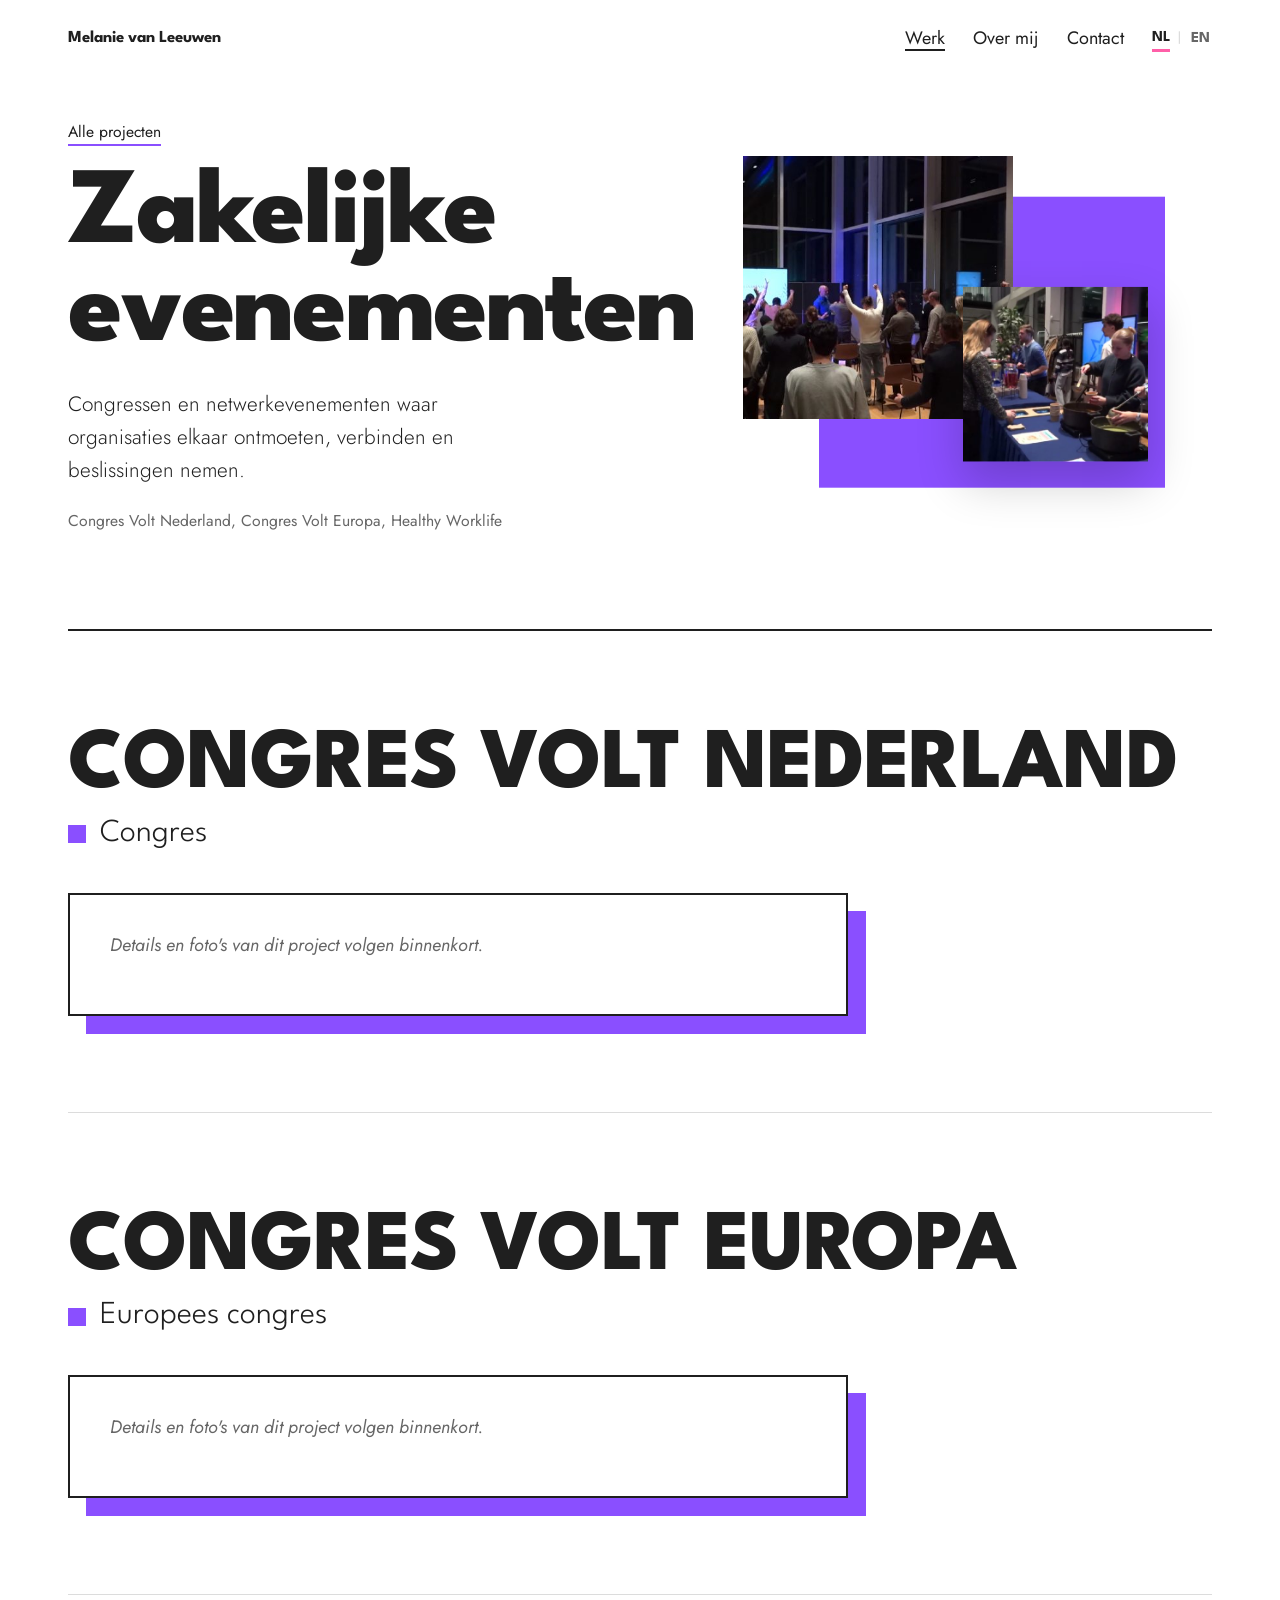
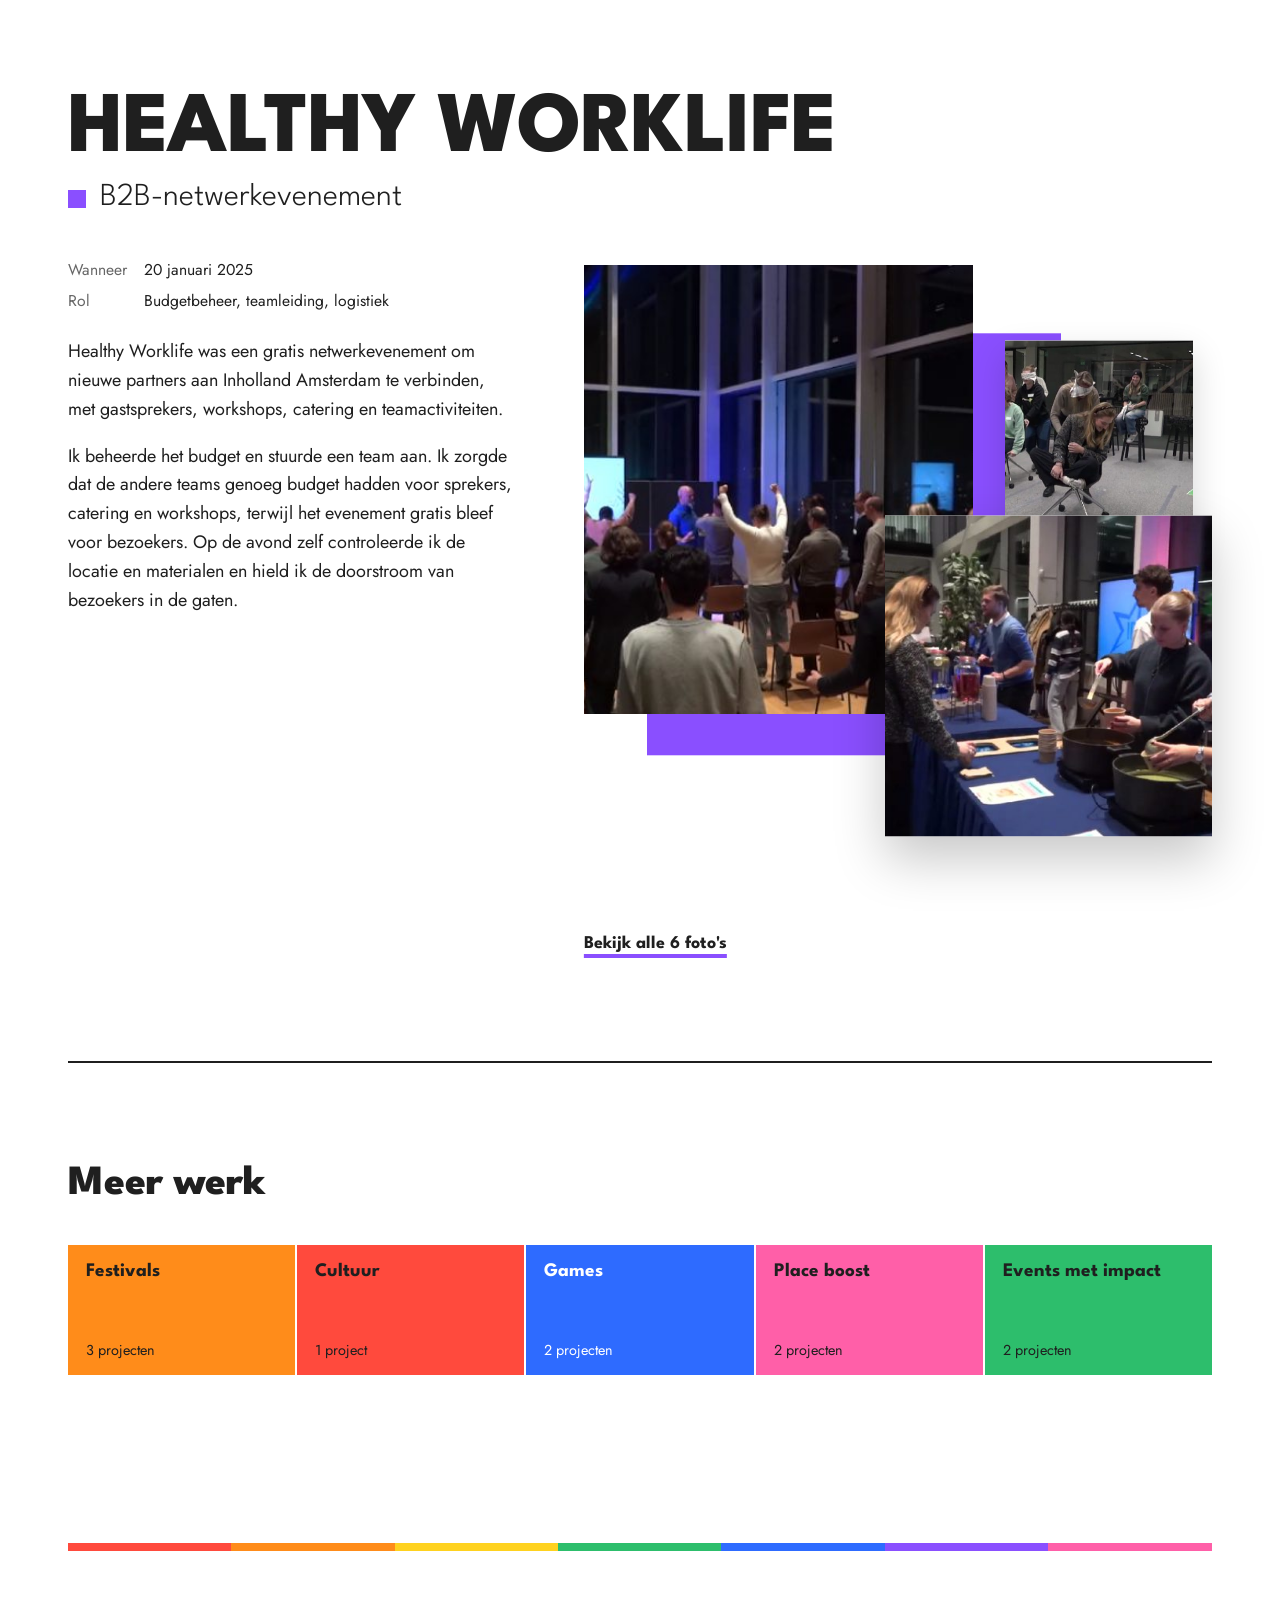
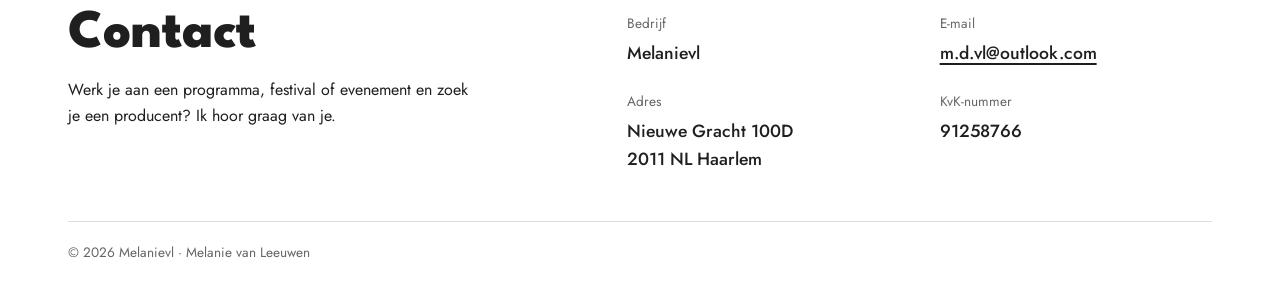
<file: nl/business.html>
<!doctype html>
<html lang="nl">
<head>
<meta charset="utf-8">
<meta name="viewport" content="width=device-width, initial-scale=1">
<title>Zakelijke evenementen · Melanie van Leeuwen</title>
<meta name="description" content="Zakelijke evenementen geproduceerd door Melanie van Leeuwen: Congres Volt Nederland, Congres Volt Europa, Healthy Worklife.">
<link rel="alternate" hreflang="en-GB" href="../business.html">
<link rel="alternate" hreflang="nl" href="business.html">
<link rel="preconnect" href="https://fonts.googleapis.com">
<link rel="preconnect" href="https://fonts.gstatic.com" crossorigin>
<link href="https://fonts.googleapis.com/css2?family=League+Spartan:wght@300;400;700;800&family=Jost:wght@300;400;500&display=swap" rel="stylesheet">
<link rel="stylesheet" href="../styles.css?v=2026-10-19c">
</head>
<body>
<div class="wrap">
  <nav class="nav" aria-label="Main">
    <a class="mark" href="index.html">Melanie van Leeuwen</a>
    <ul>
      <li><a href="index.html#work" aria-current="page">Werk</a></li>
      <li><a href="index.html#about">Over mij</a></li>
      <li><a href="#contact">Contact</a></li>
    </ul>
    <p class="lang" aria-label="Taal"><span aria-current="true">NL</span><span class="sep" aria-hidden="true">|</span><a href="../business.html" hreflang="en-GB" lang="en-GB">EN</a></p>
  </nav>

  <header class="page-head" style="--c:var(--purple)">
    <div>
      <a class="crumb" href="index.html#work">Alle projecten</a>
      <h1>Zakelijke evenementen</h1>
      <p class="lead">Congressen en netwerkevenementen waar organisaties elkaar ontmoeten, verbinden en beslissingen nemen.</p>
      <p class="count">Congres Volt Nederland, Congres Volt Europa, Healthy Worklife</p>
    </div>
    <div class="head-art" aria-hidden="true">
      <span class="block" data-speed="0.05"></span>
      <span class="ph a"><img src="../images/healthy-5.jpg" alt=""></span>
      <span class="ph b" data-speed="0.09"><img src="../images/healthy-2.jpg" alt=""></span>
    </div>
  </header>

  <main style="--c:var(--purple)">

    <!-- TODO Volt Nederland conference: date, location, number of attendees, your role, what you did, photos -->
    <article class="project" id="voltnl">
      <header>
        <h2>Congres Volt Nederland</h2>
        <p class="sub">Congres</p>
      </header>
      <div class="note"><div class="inner">
          <div class="copy">
          <p class="soon">Details en foto&#x27;s van dit project volgen binnenkort.</p>
          </div>
      </div></div>
    </article>

    <!-- TODO Volt Europa conference: date, location, number of attendees, your role, what you did, photos -->
    <article class="project" id="volteu">
      <header>
        <h2>Congres Volt Europa</h2>
        <p class="sub">Europees congres</p>
      </header>
      <div class="note"><div class="inner">
          <div class="copy">
          <p class="soon">Details en foto&#x27;s van dit project volgen binnenkort.</p>
          </div>
      </div></div>
    </article>

    <article class="project" id="healthy">
      <header>
        <h2>Healthy Worklife</h2>
        <p class="sub">B2B-netwerkevenement</p>
      </header>
      <div class="body">
        <div class="copy">
          <dl class="facts"><div><dt>Wanneer</dt><dd>20 januari 2025</dd></div><div><dt>Rol</dt><dd>Budgetbeheer, teamleiding, logistiek</dd></div></dl>
          <p>Healthy Worklife was een gratis netwerkevenement om nieuwe partners aan Inholland Amsterdam te verbinden, met gastsprekers, workshops, catering en teamactiviteiten.</p>
          <p>Ik beheerde het budget en stuurde een team aan. Ik zorgde dat de andere teams genoeg budget hadden voor sprekers, catering en workshops, terwijl het evenement gratis bleef voor bezoekers. Op de avond zelf controleerde ik de locatie en materialen en hield ik de doorstroom van bezoekers in de gaten.</p>
        </div>
        <div>
          <div class="stage v-a" data-gallery>
            <span class="block" data-speed="0.04"></span>
            <button class="p1"><img src="../images/healthy-5.jpg" alt="Publiek juicht tijdens het plenaire programma" loading="lazy"></button>
            <button class="p2" data-speed="0.08"><img src="../images/healthy-2.jpg" alt="Cateringstand die soep serveert" loading="lazy"></button>
            <button class="p3" data-speed="-0.05"><img src="../images/healthy-6.jpg" alt="Bureaustoelrace" loading="lazy"></button>
            <button class="more"><img src="../images/healthy-4.jpg" alt="Gasten netwerken aan tafels" loading="lazy"></button>
            <button class="more"><img src="../images/healthy-1.jpg" alt="Ballondecoratie bij de ingang" loading="lazy"></button>
            <button class="more"><img src="../images/healthy-3.jpg" alt="Gasten spelen een werpspel" loading="lazy"></button>
          </div>
          <button class="all" type="button" data-label="Bekijk alle {n} foto&#x27;s">Bekijk alle 6 foto&#x27;s</button>
        </div>
      </div>
    </article>
  </main>

  <section class="more-work">
    <h2>Meer werk</h2>
    <ul class="minis">
      <li style="--c:var(--orange)"><a href="festivals.html">Festivals <span>3 projecten</span></a></li>
      <li style="--c:var(--red)"><a href="culture.html">Cultuur <span>1 project</span></a></li>
      <li style="--c:var(--blue)" class="on-dark"><a href="games.html">Games <span>2 projecten</span></a></li>
      <li style="--c:var(--pink)"><a href="place-boost.html">Place boost <span>2 projecten</span></a></li>
      <li style="--c:var(--green)"><a href="impact.html">Events met impact <span>2 projecten</span></a></li>
    </ul>
  </section>

  <footer class="site-foot" id="contact">
    <div class="foot-intro">
      <h2>Contact</h2>
      <p>Werk je aan een programma, festival of evenement en zoek je een producent? Ik hoor graag van je.</p>
    </div>
    <dl class="biz-info">
      <div><dt>Bedrijf</dt><dd>Melanievl</dd></div>
      <div><dt>E-mail</dt><dd><a href="mailto:m.d.vl@outlook.com">m.d.vl@outlook.com</a></dd></div>
      <div><dt>Adres</dt><dd>Nieuwe Gracht 100D<br>2011 NL Haarlem</dd></div>
      <div><dt>KvK-nummer</dt><dd>91258766</dd></div>
    </dl>
    <p class="legal">© 2026 Melanievl · Melanie van Leeuwen</p>
  </footer>
</div>

<dialog id="lightbox" aria-label="Fotoviewer" data-enlarge="Foto vergroten: ">
  <div class="lb">
    <img alt="">
    <button class="close" type="button">Sluiten</button>
    <button class="prev" type="button" aria-label="Vorige foto">‹</button>
    <button class="next" type="button" aria-label="Volgende foto">›</button>
    <p class="count"></p>
  </div>
</dialog>
<script src="../main.js?v=2026-10-19c"></script>
</body>
</html>
</file>
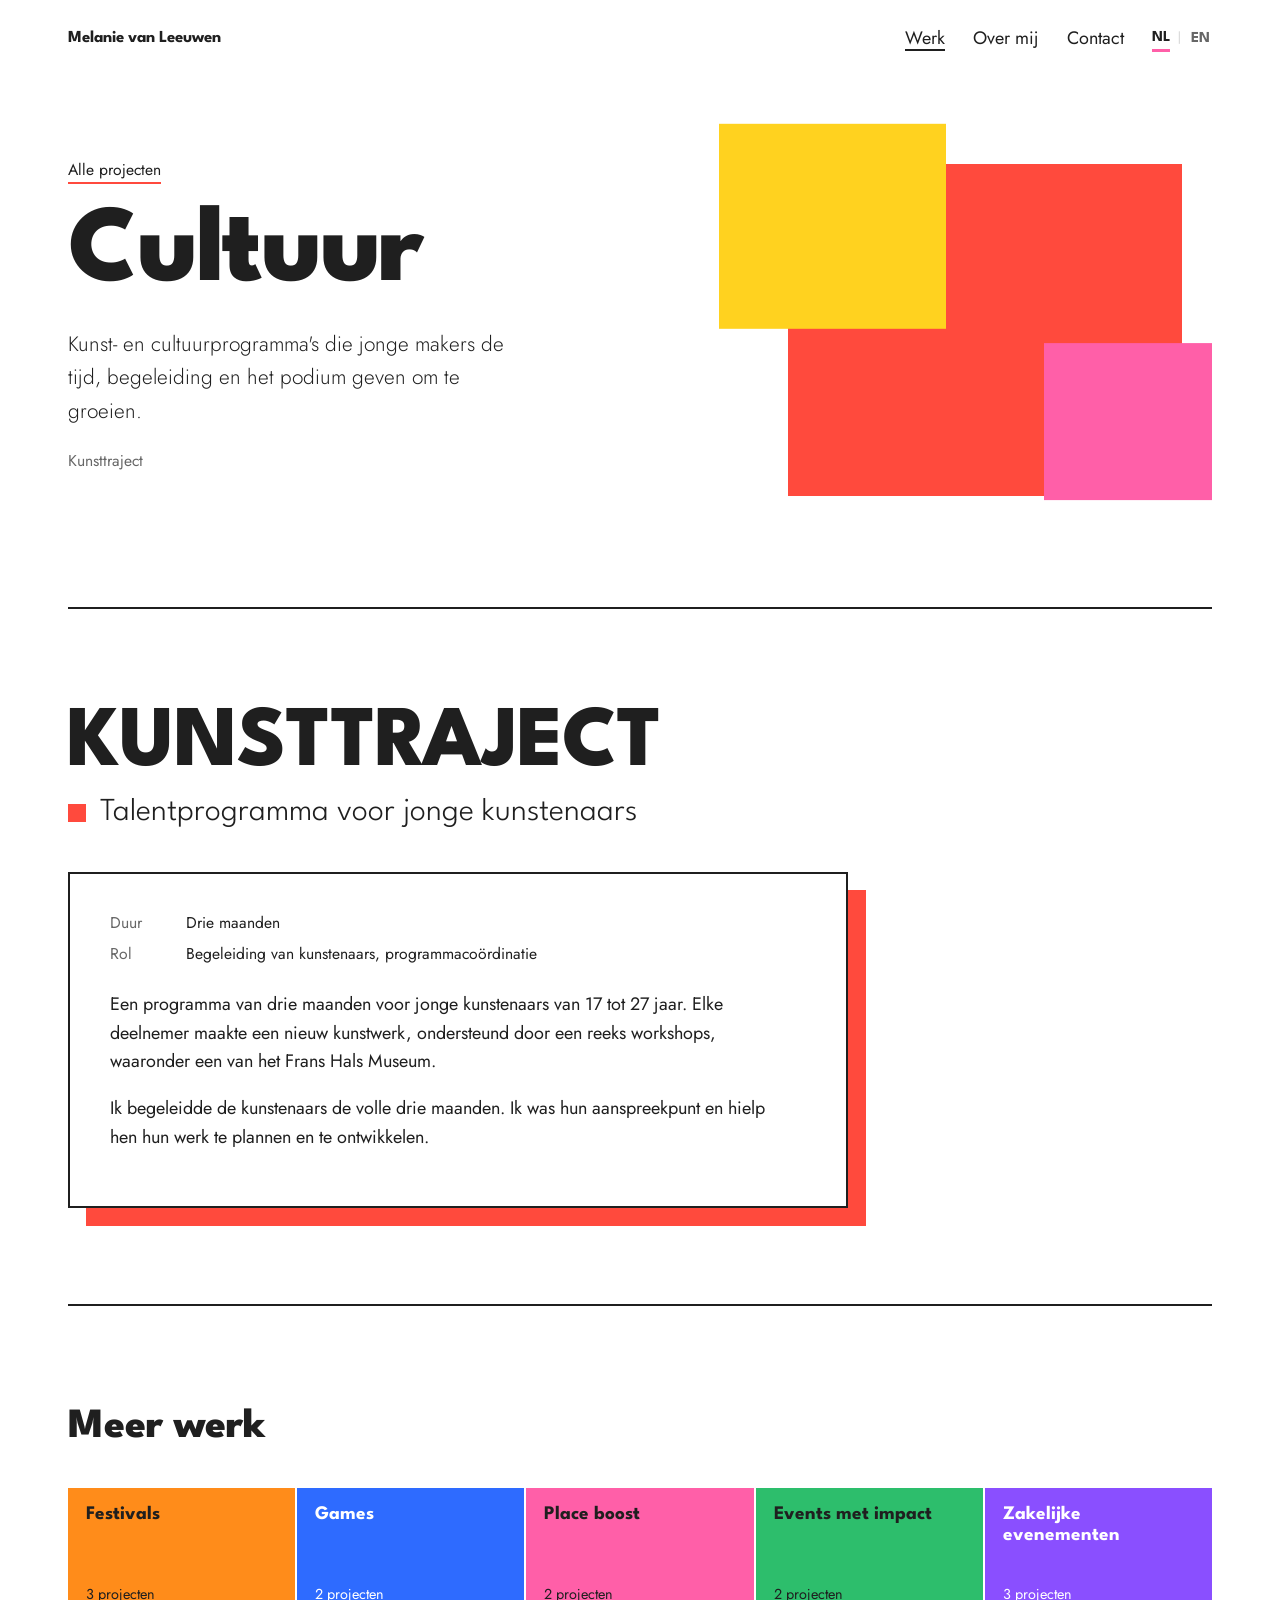
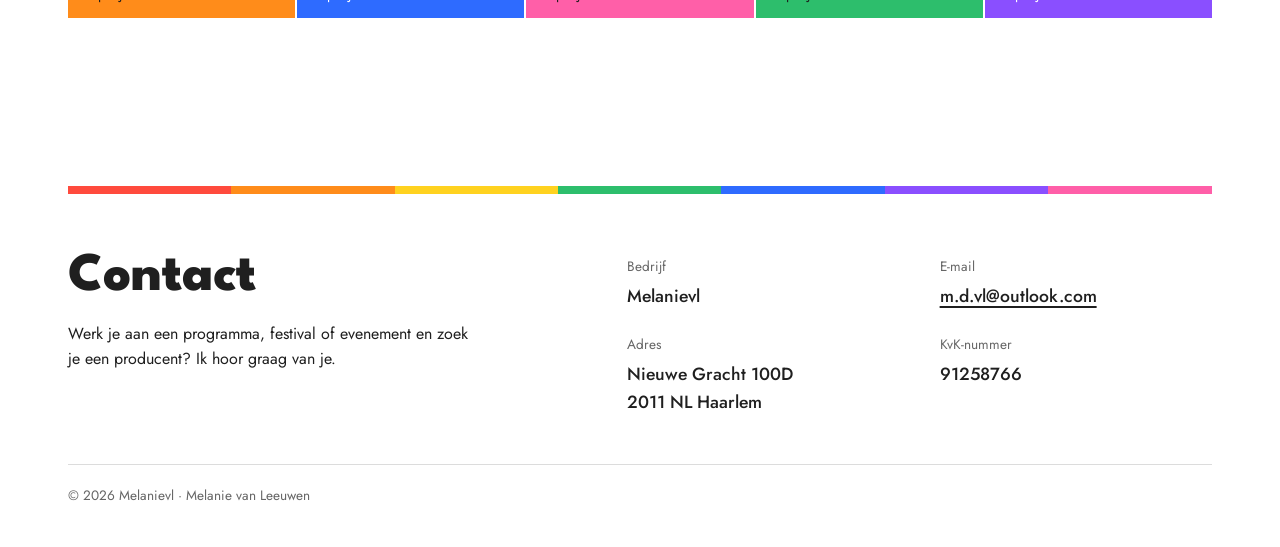
<file: nl/culture.html>
<!doctype html>
<html lang="nl">
<head>
<meta charset="utf-8">
<meta name="viewport" content="width=device-width, initial-scale=1">
<title>Cultuur · Melanie van Leeuwen</title>
<meta name="description" content="Cultuur geproduceerd door Melanie van Leeuwen: Kunsttraject.">
<link rel="alternate" hreflang="en-GB" href="../culture.html">
<link rel="alternate" hreflang="nl" href="culture.html">
<link rel="preconnect" href="https://fonts.googleapis.com">
<link rel="preconnect" href="https://fonts.gstatic.com" crossorigin>
<link href="https://fonts.googleapis.com/css2?family=League+Spartan:wght@300;400;700;800&family=Jost:wght@300;400;500&display=swap" rel="stylesheet">
<link rel="stylesheet" href="../styles.css?v=2026-10-19c">
</head>
<body>
<div class="wrap">
  <nav class="nav" aria-label="Main">
    <a class="mark" href="index.html">Melanie van Leeuwen</a>
    <ul>
      <li><a href="index.html#work" aria-current="page">Werk</a></li>
      <li><a href="index.html#about">Over mij</a></li>
      <li><a href="#contact">Contact</a></li>
    </ul>
    <p class="lang" aria-label="Taal"><span aria-current="true">NL</span><span class="sep" aria-hidden="true">|</span><a href="../culture.html" hreflang="en-GB" lang="en-GB">EN</a></p>
  </nav>

  <header class="page-head" style="--c:var(--red)">
    <div>
      <a class="crumb" href="index.html#work">Alle projecten</a>
      <h1>Cultuur</h1>
      <p class="lead">Kunst- en cultuurprogramma&#x27;s die jonge makers de tijd, begeleiding en het podium geven om te groeien.</p>
      <p class="count">Kunsttraject</p>
    </div>
    <div class="head-art planes" aria-hidden="true">
      <span class="block"></span>
      <span class="pl y" data-speed="-0.05"></span>
      <span class="pl k" data-speed="0.08"></span>
    </div>
  </header>

  <main style="--c:var(--red)">

    <!-- TODO art programme: name, period, organisation, number of artists, result, photos -->
    <article class="project" id="art">
      <header>
        <h2>Kunsttraject</h2>
        <p class="sub">Talentprogramma voor jonge kunstenaars</p>
      </header>
      <div class="note"><div class="inner">
          <dl class="facts"><div><dt>Duur</dt><dd>Drie maanden</dd></div><div><dt>Rol</dt><dd>Begeleiding van kunstenaars, programmacoördinatie</dd></div></dl>
          <div class="copy">
          <p>Een programma van drie maanden voor jonge kunstenaars van 17 tot 27 jaar. Elke deelnemer maakte een nieuw kunstwerk, ondersteund door een reeks workshops, waaronder een van het Frans Hals Museum.</p>
          <p>Ik begeleidde de kunstenaars de volle drie maanden. Ik was hun aanspreekpunt en hielp hen hun werk te plannen en te ontwikkelen.</p>
          </div>
      </div></div>
    </article>
  </main>

  <section class="more-work">
    <h2>Meer werk</h2>
    <ul class="minis">
      <li style="--c:var(--orange)"><a href="festivals.html">Festivals <span>3 projecten</span></a></li>
      <li style="--c:var(--blue)" class="on-dark"><a href="games.html">Games <span>2 projecten</span></a></li>
      <li style="--c:var(--pink)"><a href="place-boost.html">Place boost <span>2 projecten</span></a></li>
      <li style="--c:var(--green)"><a href="impact.html">Events met impact <span>2 projecten</span></a></li>
      <li style="--c:var(--purple)" class="on-dark"><a href="business.html">Zakelijke evenementen <span>3 projecten</span></a></li>
    </ul>
  </section>

  <footer class="site-foot" id="contact">
    <div class="foot-intro">
      <h2>Contact</h2>
      <p>Werk je aan een programma, festival of evenement en zoek je een producent? Ik hoor graag van je.</p>
    </div>
    <dl class="biz-info">
      <div><dt>Bedrijf</dt><dd>Melanievl</dd></div>
      <div><dt>E-mail</dt><dd><a href="mailto:m.d.vl@outlook.com">m.d.vl@outlook.com</a></dd></div>
      <div><dt>Adres</dt><dd>Nieuwe Gracht 100D<br>2011 NL Haarlem</dd></div>
      <div><dt>KvK-nummer</dt><dd>91258766</dd></div>
    </dl>
    <p class="legal">© 2026 Melanievl · Melanie van Leeuwen</p>
  </footer>
</div>

<dialog id="lightbox" aria-label="Fotoviewer" data-enlarge="Foto vergroten: ">
  <div class="lb">
    <img alt="">
    <button class="close" type="button">Sluiten</button>
    <button class="prev" type="button" aria-label="Vorige foto">‹</button>
    <button class="next" type="button" aria-label="Volgende foto">›</button>
    <p class="count"></p>
  </div>
</dialog>
<script src="../main.js?v=2026-10-19c"></script>
</body>
</html>
</file>
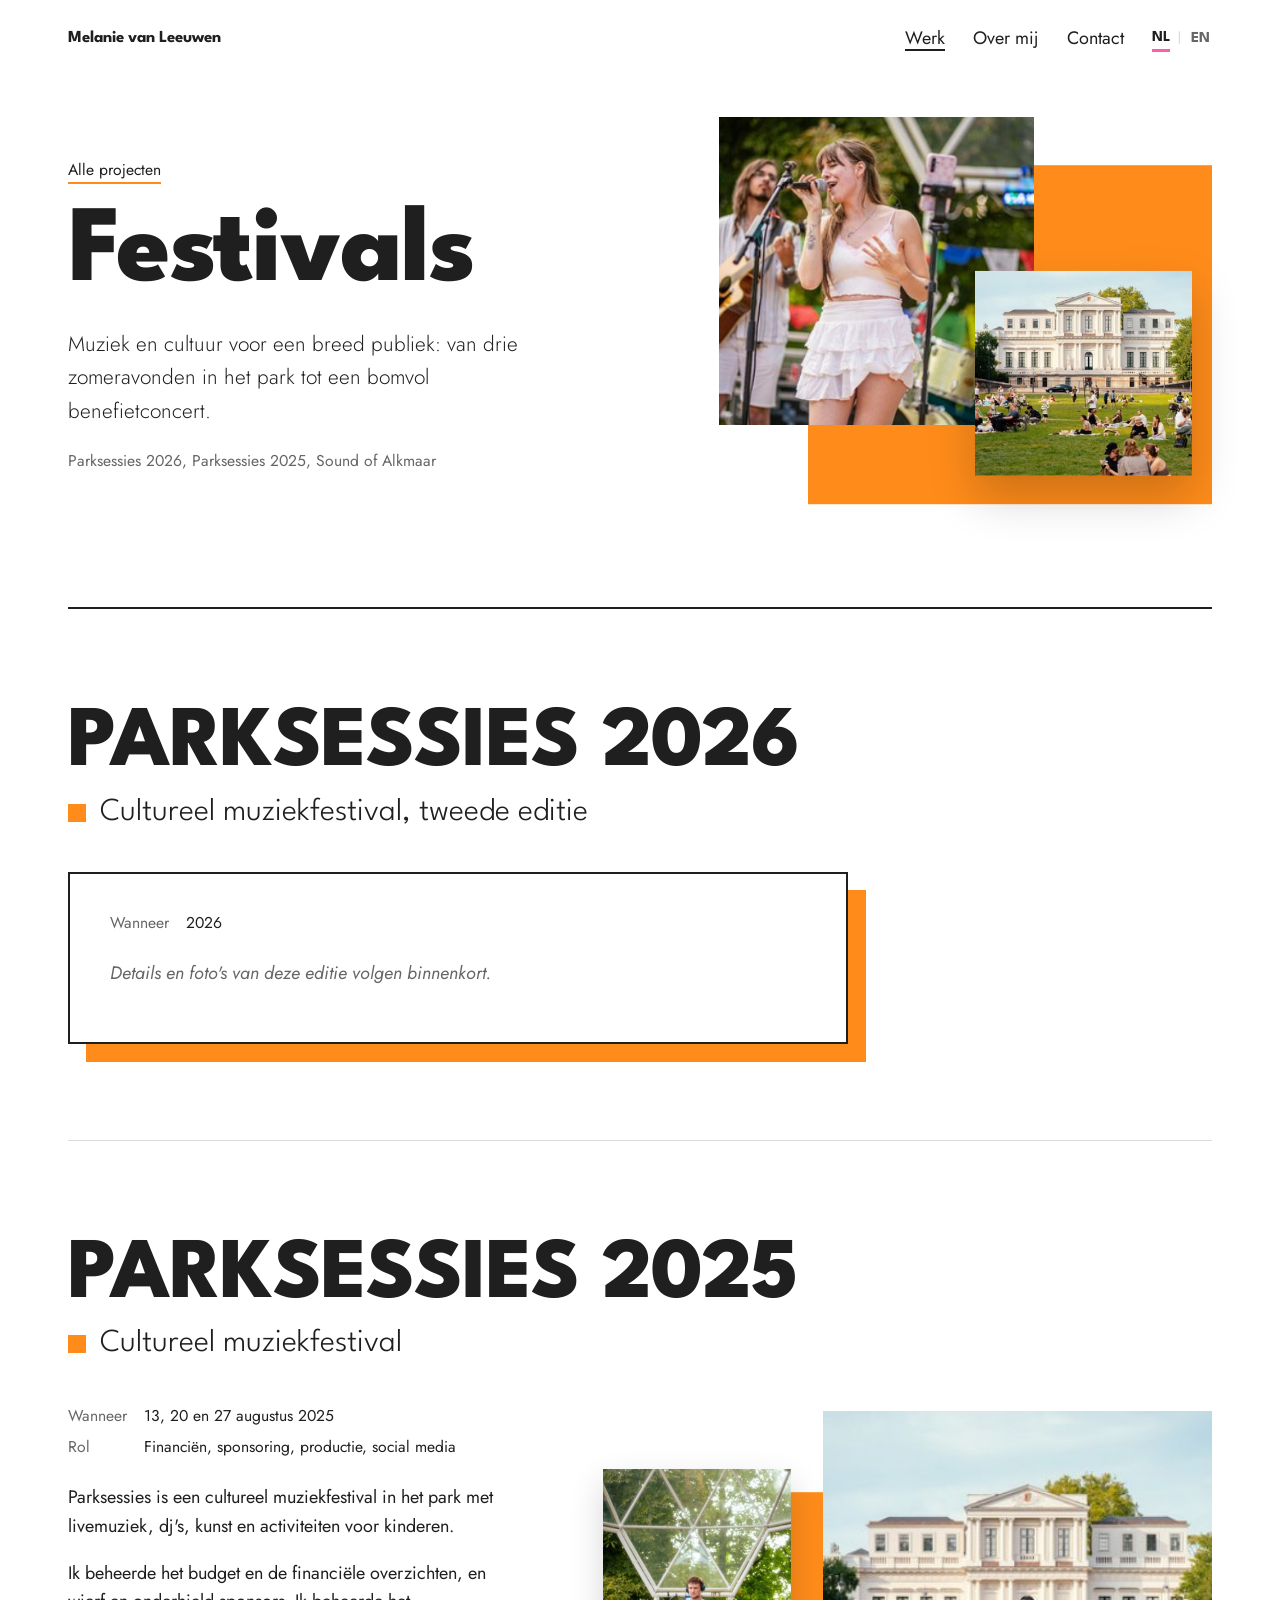
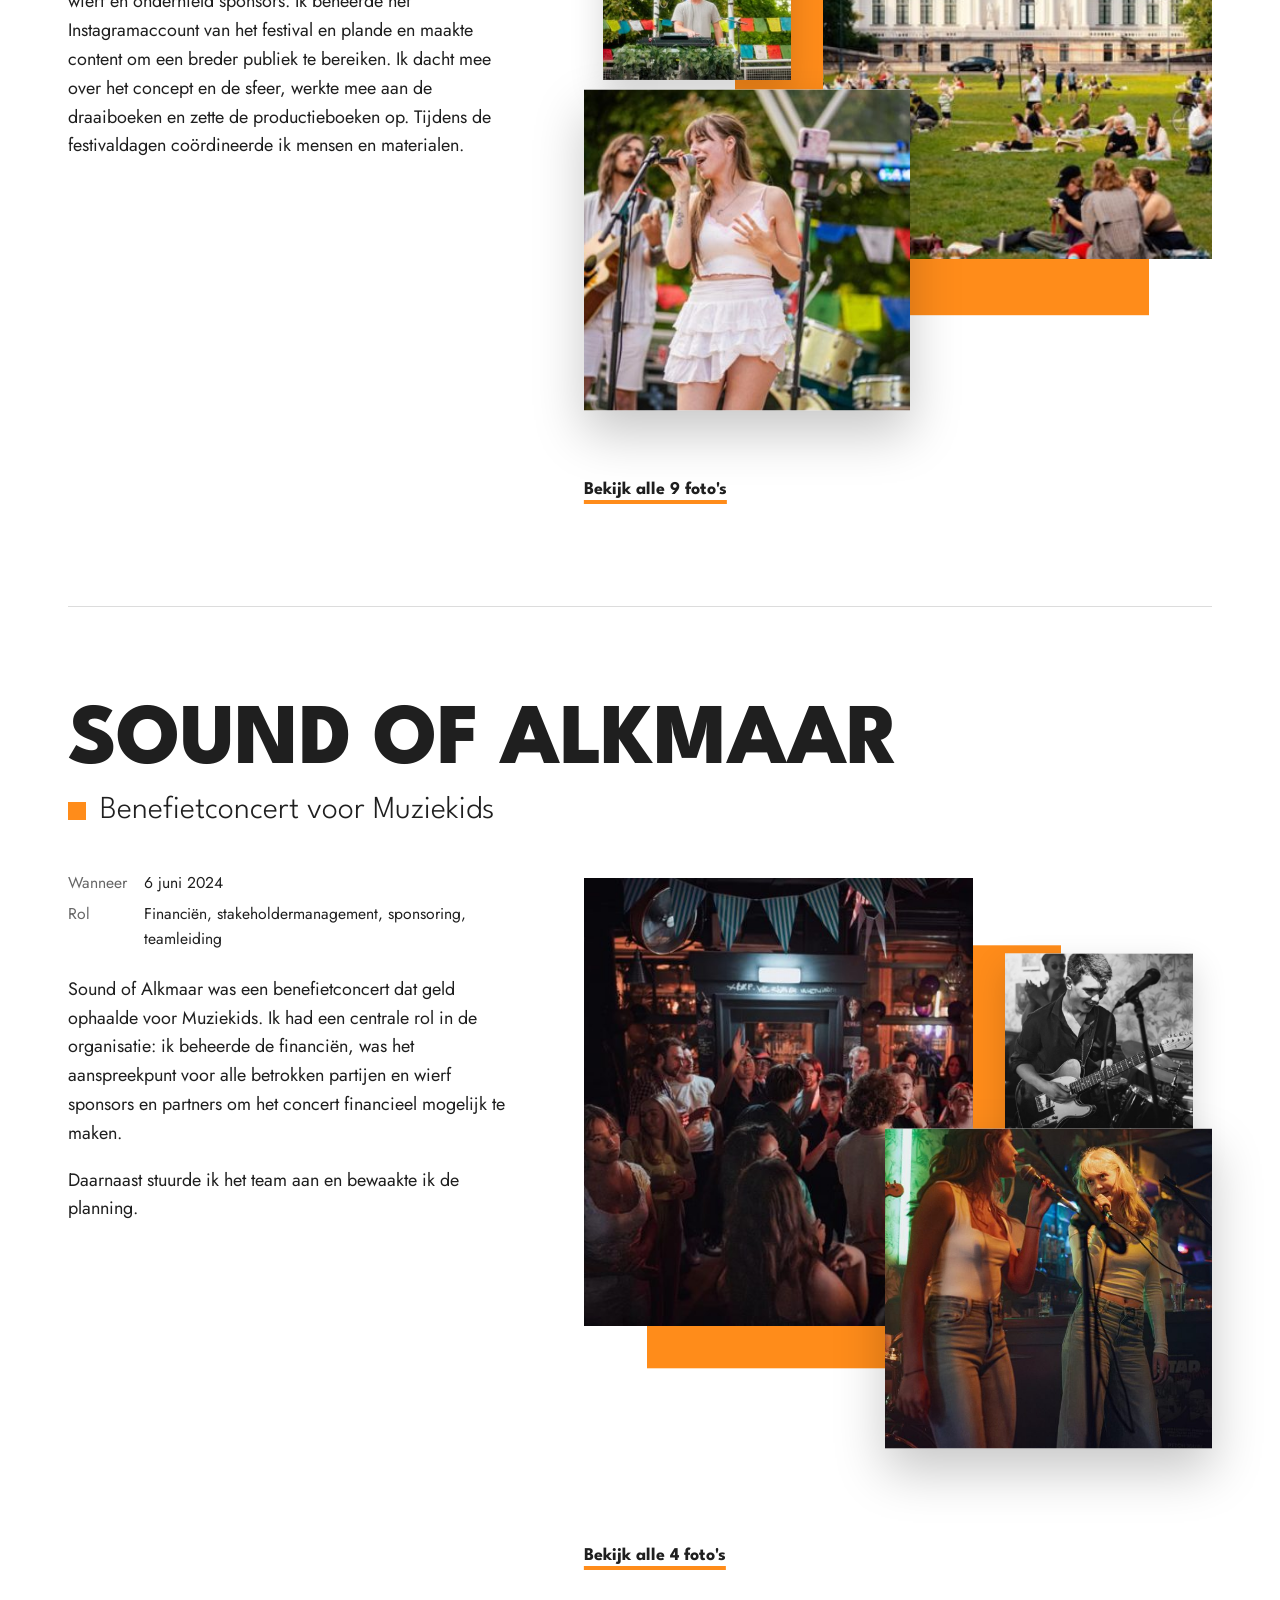
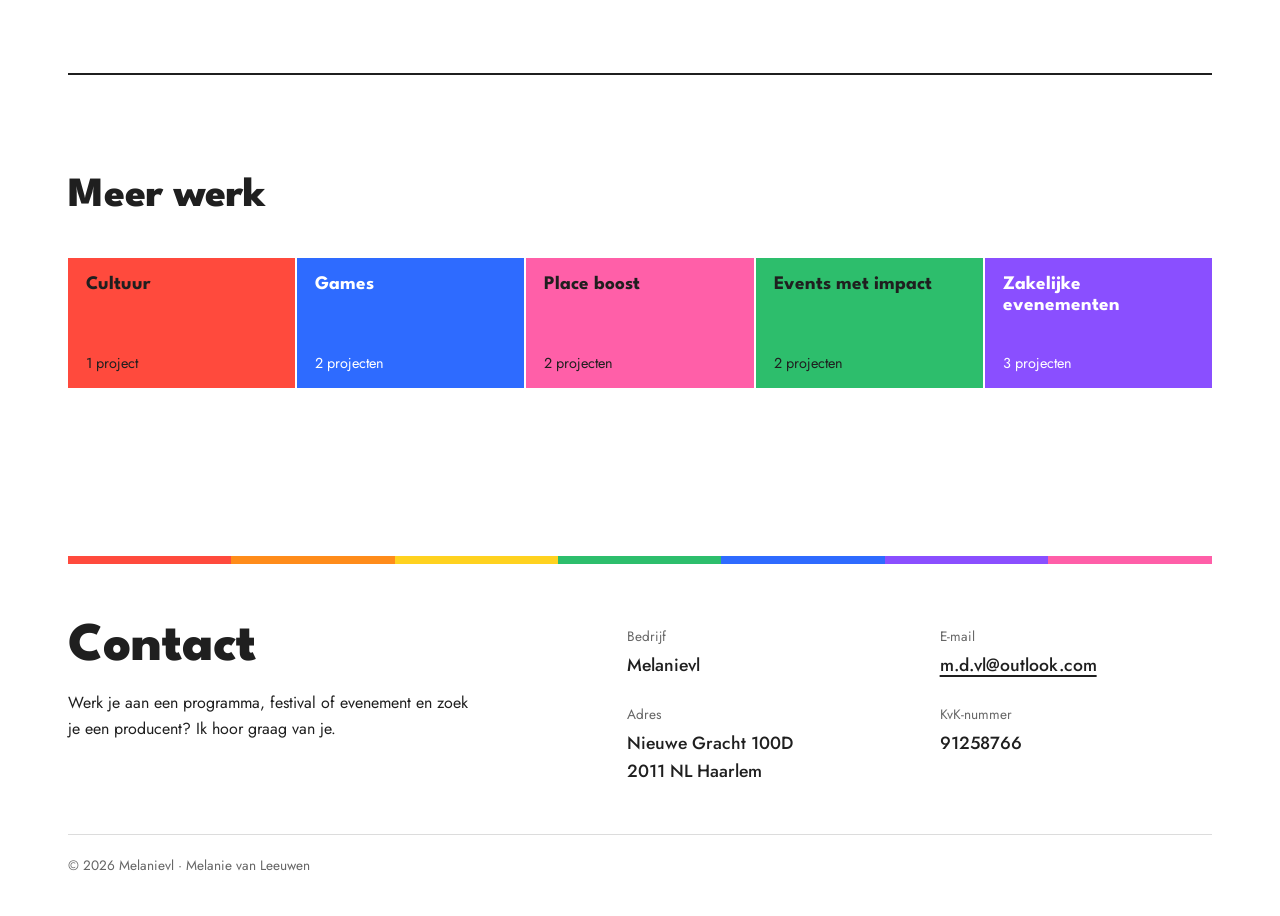
<file: nl/festivals.html>
<!doctype html>
<html lang="nl">
<head>
<meta charset="utf-8">
<meta name="viewport" content="width=device-width, initial-scale=1">
<title>Festivals · Melanie van Leeuwen</title>
<meta name="description" content="Festivals geproduceerd door Melanie van Leeuwen: Parksessies 2026, Parksessies 2025, Sound of Alkmaar.">
<link rel="alternate" hreflang="en-GB" href="../festivals.html">
<link rel="alternate" hreflang="nl" href="festivals.html">
<link rel="preconnect" href="https://fonts.googleapis.com">
<link rel="preconnect" href="https://fonts.gstatic.com" crossorigin>
<link href="https://fonts.googleapis.com/css2?family=League+Spartan:wght@300;400;700;800&family=Jost:wght@300;400;500&display=swap" rel="stylesheet">
<link rel="stylesheet" href="../styles.css?v=2026-10-19c">
</head>
<body>
<div class="wrap">
  <nav class="nav" aria-label="Main">
    <a class="mark" href="index.html">Melanie van Leeuwen</a>
    <ul>
      <li><a href="index.html#work" aria-current="page">Werk</a></li>
      <li><a href="index.html#about">Over mij</a></li>
      <li><a href="#contact">Contact</a></li>
    </ul>
    <p class="lang" aria-label="Taal"><span aria-current="true">NL</span><span class="sep" aria-hidden="true">|</span><a href="../festivals.html" hreflang="en-GB" lang="en-GB">EN</a></p>
  </nav>

  <header class="page-head" style="--c:var(--orange)">
    <div>
      <a class="crumb" href="index.html#work">Alle projecten</a>
      <h1>Festivals</h1>
      <p class="lead">Muziek en cultuur voor een breed publiek: van drie zomeravonden in het park tot een bomvol benefietconcert.</p>
      <p class="count">Parksessies 2026, Parksessies 2025, Sound of Alkmaar</p>
    </div>
    <div class="head-art" aria-hidden="true">
      <span class="block" data-speed="0.05"></span>
      <span class="ph a"><img src="../images/parksessies-4.jpg" alt=""></span>
      <span class="ph b" data-speed="0.09"><img src="../images/parksessies-1.jpg" alt=""></span>
    </div>
  </header>

  <main style="--c:var(--orange)">

    <!-- TODO Parksessies 2026: dates, role, what you did, results, photos -->
    <article class="project" id="ps2026">
      <header>
        <h2>Parksessies 2026</h2>
        <p class="sub">Cultureel muziekfestival, tweede editie</p>
      </header>
      <div class="note"><div class="inner">
          <dl class="facts"><div><dt>Wanneer</dt><dd>2026</dd></div></dl>
          <div class="copy">
          <p class="soon">Details en foto&#x27;s van deze editie volgen binnenkort.</p>
          </div>
      </div></div>
    </article>

    <article class="project" id="ps2025">
      <header>
        <h2>Parksessies 2025</h2>
        <p class="sub">Cultureel muziekfestival</p>
      </header>
      <div class="body">
        <div class="copy">
          <dl class="facts"><div><dt>Wanneer</dt><dd>13, 20 en 27 augustus 2025</dd></div><div><dt>Rol</dt><dd>Financiën, sponsoring, productie, social media</dd></div></dl>
          <p>Parksessies is een cultureel muziekfestival in het park met livemuziek, dj&#x27;s, kunst en activiteiten voor kinderen.</p>
          <p>Ik beheerde het budget en de financiële overzichten, en wierf en onderhield sponsors. Ik beheerde het Instagramaccount van het festival en plande en maakte content om een breder publiek te bereiken. Ik dacht mee over het concept en de sfeer, werkte mee aan de draaiboeken en zette de productieboeken op. Tijdens de festivaldagen coördineerde ik mensen en materialen.</p>
        </div>
        <div>
          <div class="stage v-b" data-gallery>
            <span class="block" data-speed="0.04"></span>
            <button class="p1"><img src="../images/parksessies-1.jpg" alt="Bezoekers op het gras voor een historisch gebouw" loading="lazy"></button>
            <button class="p2" data-speed="0.08"><img src="../images/parksessies-4.jpg" alt="Zangeres treedt op met een gitarist" loading="lazy"></button>
            <button class="p3" data-speed="-0.05"><img src="../images/parksessies-3.jpg" alt="Dj in een glazen koepelpodium" loading="lazy"></button>
            <button class="more"><img src="../images/parksessies-9.jpg" alt="Band speelt op het podium" loading="lazy"></button>
            <button class="more"><img src="../images/parksessies-2.jpg" alt="Bezoekers begroeten elkaar bij een kledingrek" loading="lazy"></button>
            <button class="more"><img src="../images/parksessies-5.jpg" alt="Portrettekenaar tekent een bezoeker" loading="lazy"></button>
            <button class="more"><img src="../images/parksessies-6.jpg" alt="Kinderen spelen reuzenschaak" loading="lazy"></button>
            <button class="more"><img src="../images/parksessies-8.jpg" alt="Kind en vrijwilliger schilderen samen" loading="lazy"></button>
            <button class="more"><img src="../images/parksessies-7.jpg" alt="Bezoekers in campingstoeltjes voor het podium" loading="lazy"></button>
          </div>
          <button class="all" type="button" data-label="Bekijk alle {n} foto&#x27;s">Bekijk alle 9 foto&#x27;s</button>
        </div>
      </div>
    </article>

    <article class="project" id="sound">
      <header>
        <h2>Sound of Alkmaar</h2>
        <p class="sub">Benefietconcert voor Muziekids</p>
      </header>
      <div class="body">
        <div class="copy">
          <dl class="facts"><div><dt>Wanneer</dt><dd>6 juni 2024</dd></div><div><dt>Rol</dt><dd>Financiën, stakeholdermanagement, sponsoring, teamleiding</dd></div></dl>
          <p>Sound of Alkmaar was een benefietconcert dat geld ophaalde voor Muziekids. Ik had een centrale rol in de organisatie: ik beheerde de financiën, was het aanspreekpunt voor alle betrokken partijen en wierf sponsors en partners om het concert financieel mogelijk te maken.</p>
          <p>Daarnaast stuurde ik het team aan en bewaakte ik de planning.</p>
        </div>
        <div>
          <div class="stage v-a" data-gallery>
            <span class="block" data-speed="0.04"></span>
            <button class="p1"><img src="../images/soundofalkmaar-2.jpg" alt="Volle zaal tijdens het benefietconcert" loading="lazy"></button>
            <button class="p2" data-speed="0.08"><img src="../images/soundofalkmaar-3.jpg" alt="Twee zangeressen op het podium" loading="lazy"></button>
            <button class="p3" data-speed="-0.05"><img src="../images/soundofalkmaar-4.jpg" alt="Gitarist tijdens het optreden, zwart-wit" loading="lazy"></button>
            <button class="more"><img src="../images/soundofalkmaar-1.jpg" alt="Publiek aan de bar, zwart-wit" loading="lazy"></button>
          </div>
          <button class="all" type="button" data-label="Bekijk alle {n} foto&#x27;s">Bekijk alle 4 foto&#x27;s</button>
        </div>
      </div>
    </article>
  </main>

  <section class="more-work">
    <h2>Meer werk</h2>
    <ul class="minis">
      <li style="--c:var(--red)"><a href="culture.html">Cultuur <span>1 project</span></a></li>
      <li style="--c:var(--blue)" class="on-dark"><a href="games.html">Games <span>2 projecten</span></a></li>
      <li style="--c:var(--pink)"><a href="place-boost.html">Place boost <span>2 projecten</span></a></li>
      <li style="--c:var(--green)"><a href="impact.html">Events met impact <span>2 projecten</span></a></li>
      <li style="--c:var(--purple)" class="on-dark"><a href="business.html">Zakelijke evenementen <span>3 projecten</span></a></li>
    </ul>
  </section>

  <footer class="site-foot" id="contact">
    <div class="foot-intro">
      <h2>Contact</h2>
      <p>Werk je aan een programma, festival of evenement en zoek je een producent? Ik hoor graag van je.</p>
    </div>
    <dl class="biz-info">
      <div><dt>Bedrijf</dt><dd>Melanievl</dd></div>
      <div><dt>E-mail</dt><dd><a href="mailto:m.d.vl@outlook.com">m.d.vl@outlook.com</a></dd></div>
      <div><dt>Adres</dt><dd>Nieuwe Gracht 100D<br>2011 NL Haarlem</dd></div>
      <div><dt>KvK-nummer</dt><dd>91258766</dd></div>
    </dl>
    <p class="legal">© 2026 Melanievl · Melanie van Leeuwen</p>
  </footer>
</div>

<dialog id="lightbox" aria-label="Fotoviewer" data-enlarge="Foto vergroten: ">
  <div class="lb">
    <img alt="">
    <button class="close" type="button">Sluiten</button>
    <button class="prev" type="button" aria-label="Vorige foto">‹</button>
    <button class="next" type="button" aria-label="Volgende foto">›</button>
    <p class="count"></p>
  </div>
</dialog>
<script src="../main.js?v=2026-10-19c"></script>
</body>
</html>
</file>
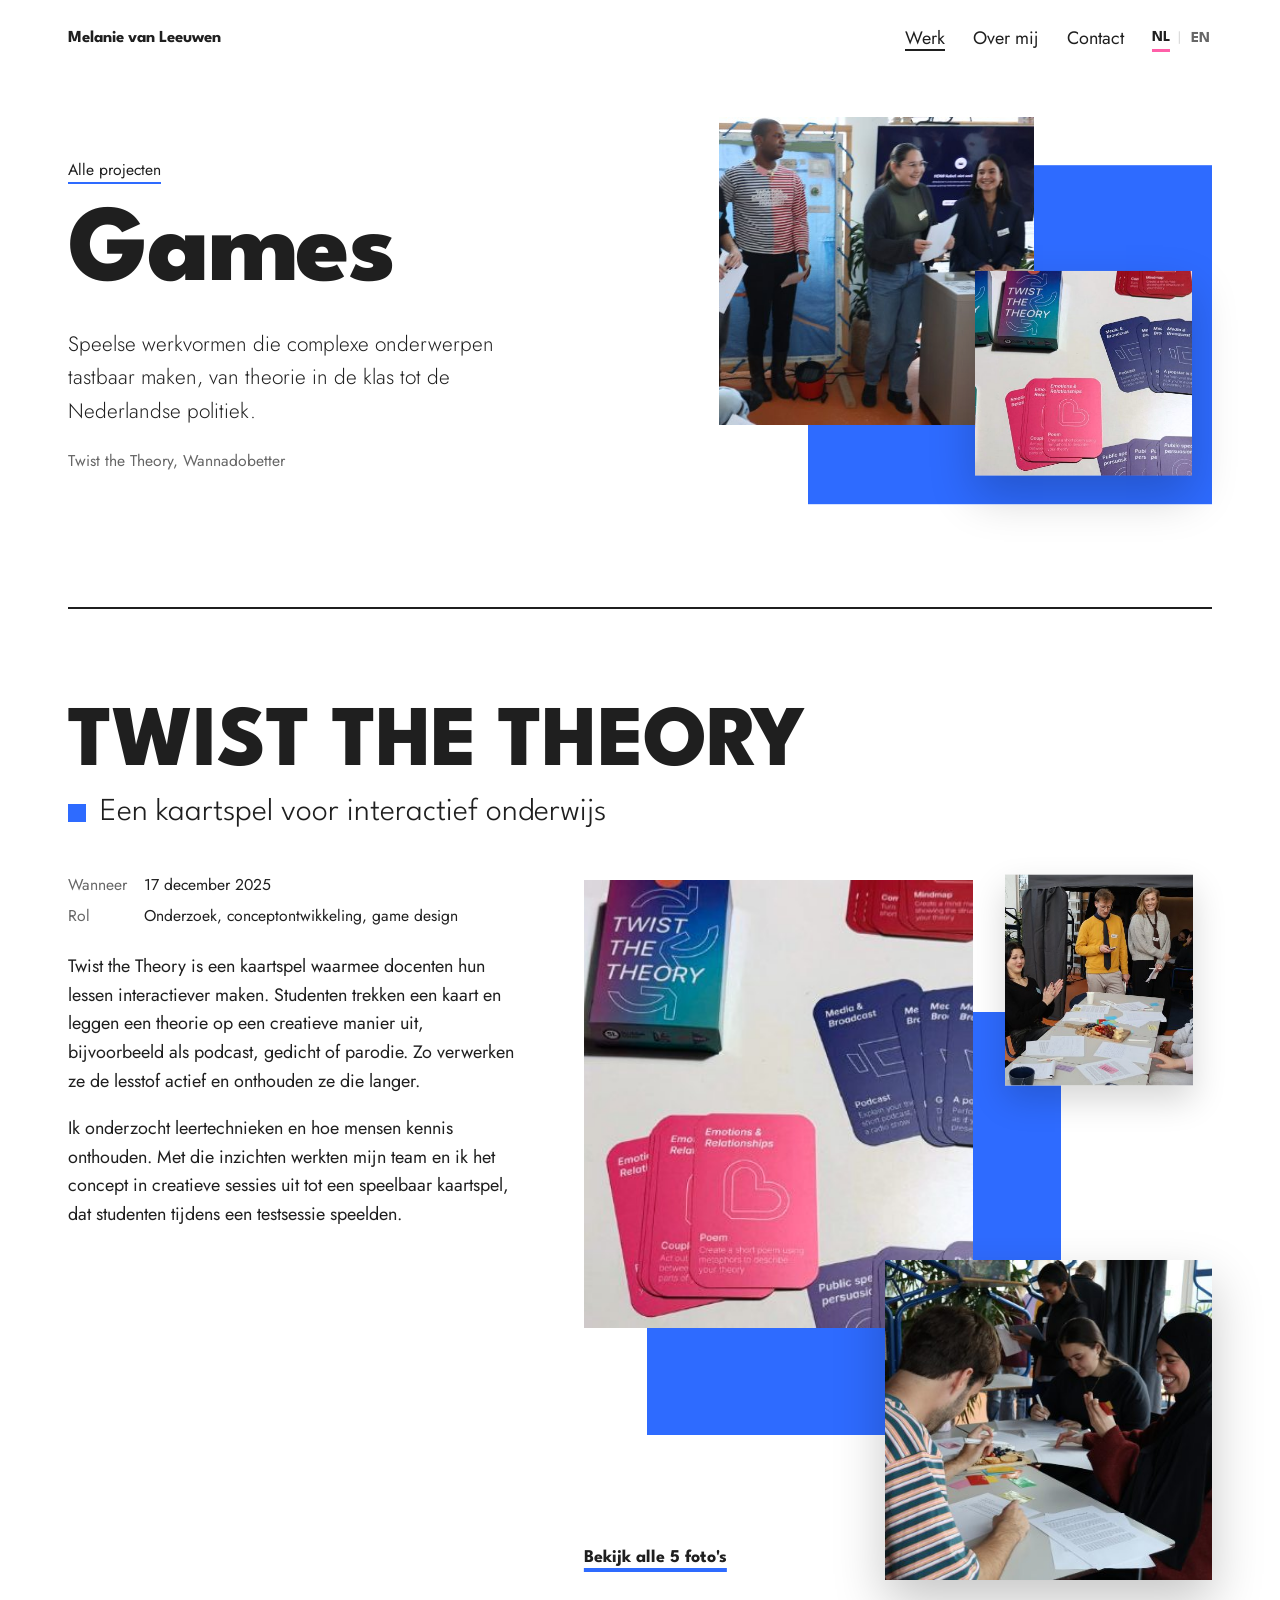
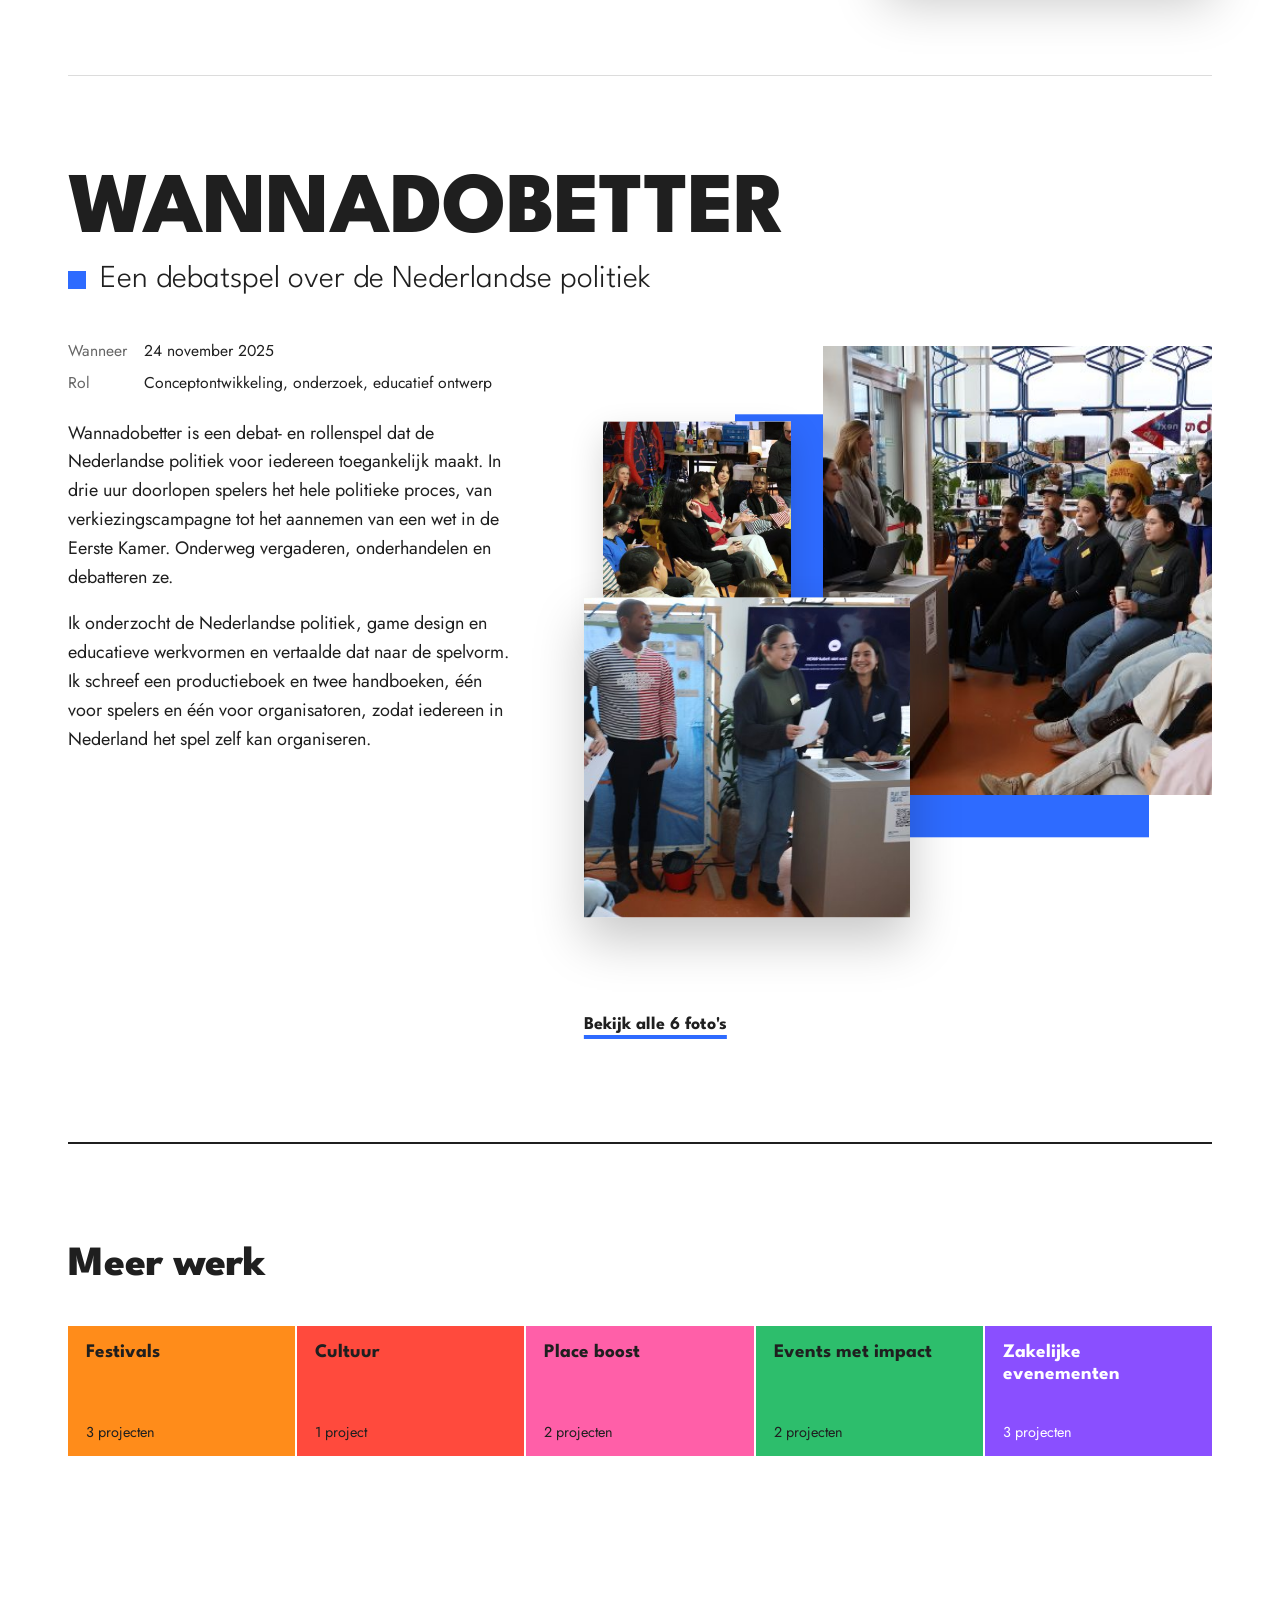
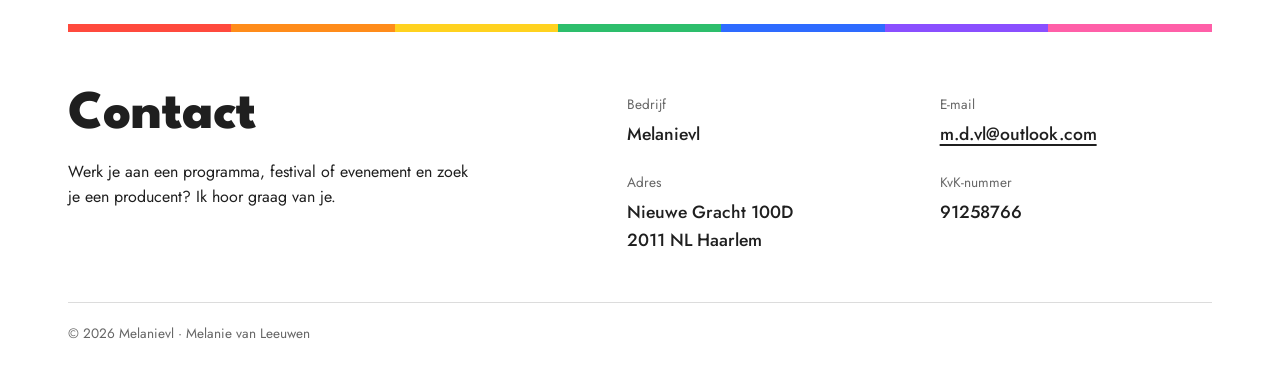
<file: nl/games.html>
<!doctype html>
<html lang="nl">
<head>
<meta charset="utf-8">
<meta name="viewport" content="width=device-width, initial-scale=1">
<title>Games · Melanie van Leeuwen</title>
<meta name="description" content="Games geproduceerd door Melanie van Leeuwen: Twist the Theory, Wannadobetter.">
<link rel="alternate" hreflang="en-GB" href="../games.html">
<link rel="alternate" hreflang="nl" href="games.html">
<link rel="preconnect" href="https://fonts.googleapis.com">
<link rel="preconnect" href="https://fonts.gstatic.com" crossorigin>
<link href="https://fonts.googleapis.com/css2?family=League+Spartan:wght@300;400;700;800&family=Jost:wght@300;400;500&display=swap" rel="stylesheet">
<link rel="stylesheet" href="../styles.css?v=2026-10-19c">
</head>
<body>
<div class="wrap">
  <nav class="nav" aria-label="Main">
    <a class="mark" href="index.html">Melanie van Leeuwen</a>
    <ul>
      <li><a href="index.html#work" aria-current="page">Werk</a></li>
      <li><a href="index.html#about">Over mij</a></li>
      <li><a href="#contact">Contact</a></li>
    </ul>
    <p class="lang" aria-label="Taal"><span aria-current="true">NL</span><span class="sep" aria-hidden="true">|</span><a href="../games.html" hreflang="en-GB" lang="en-GB">EN</a></p>
  </nav>

  <header class="page-head" style="--c:var(--blue)">
    <div>
      <a class="crumb" href="index.html#work">Alle projecten</a>
      <h1>Games</h1>
      <p class="lead">Speelse werkvormen die complexe onderwerpen tastbaar maken, van theorie in de klas tot de Nederlandse politiek.</p>
      <p class="count">Twist the Theory, Wannadobetter</p>
    </div>
    <div class="head-art" aria-hidden="true">
      <span class="block" data-speed="0.05"></span>
      <span class="ph a"><img src="../images/wannadobetter-1.jpg" alt=""></span>
      <span class="ph b" data-speed="0.09"><img src="../images/twist-5.jpg" alt=""></span>
    </div>
  </header>

  <main style="--c:var(--blue)">

    <article class="project" id="twist">
      <header>
        <h2>Twist the Theory</h2>
        <p class="sub">Een kaartspel voor interactief onderwijs</p>
      </header>
      <div class="body">
        <div class="copy">
          <dl class="facts"><div><dt>Wanneer</dt><dd>17 december 2025</dd></div><div><dt>Rol</dt><dd>Onderzoek, conceptontwikkeling, game design</dd></div></dl>
          <p>Twist the Theory is een kaartspel waarmee docenten hun lessen interactiever maken. Studenten trekken een kaart en leggen een theorie op een creatieve manier uit, bijvoorbeeld als podcast, gedicht of parodie. Zo verwerken ze de lesstof actief en onthouden ze die langer.</p>
          <p>Ik onderzocht leertechnieken en hoe mensen kennis onthouden. Met die inzichten werkten mijn team en ik het concept in creatieve sessies uit tot een speelbaar kaartspel, dat studenten tijdens een testsessie speelden.</p>
        </div>
        <div>
          <div class="stage v-a" data-gallery>
            <span class="block" data-speed="0.04"></span>
            <button class="p1"><img src="../images/twist-5.jpg" alt="De kaartspellen van Twist the Theory" loading="lazy"></button>
            <button class="p2" data-speed="0.08"><img src="../images/twist-2.jpg" alt="Studenten spelen het kaartspel" loading="lazy"></button>
            <button class="p3" data-speed="-0.05"><img src="../images/twist-4.jpg" alt="Studenten lachen tijdens een speelsessie" loading="lazy"></button>
            <button class="more"><img src="../images/twist-1.jpg" alt="Student leest een theorietekst" loading="lazy"></button>
            <button class="more"><img src="../images/twist-3.jpg" alt="Studenten werken met de kaarten aan tafel" loading="lazy"></button>
          </div>
          <button class="all" type="button" data-label="Bekijk alle {n} foto&#x27;s">Bekijk alle 5 foto&#x27;s</button>
        </div>
      </div>
    </article>

    <article class="project" id="wanna">
      <header>
        <h2>Wannadobetter</h2>
        <p class="sub">Een debatspel over de Nederlandse politiek</p>
      </header>
      <div class="body">
        <div class="copy">
          <dl class="facts"><div><dt>Wanneer</dt><dd>24 november 2025</dd></div><div><dt>Rol</dt><dd>Conceptontwikkeling, onderzoek, educatief ontwerp</dd></div></dl>
          <p>Wannadobetter is een debat- en rollenspel dat de Nederlandse politiek voor iedereen toegankelijk maakt. In drie uur doorlopen spelers het hele politieke proces, van verkiezingscampagne tot het aannemen van een wet in de Eerste Kamer. Onderweg vergaderen, onderhandelen en debatteren ze.</p>
          <p>Ik onderzocht de Nederlandse politiek, game design en educatieve werkvormen en vertaalde dat naar de spelvorm. Ik schreef een productieboek en twee handboeken, één voor spelers en één voor organisatoren, zodat iedereen in Nederland het spel zelf kan organiseren.</p>
        </div>
        <div>
          <div class="stage v-b" data-gallery>
            <span class="block" data-speed="0.04"></span>
            <button class="p1"><img src="../images/wannadobetter-5.jpg" alt="Spelers rond een debatopstelling" loading="lazy"></button>
            <button class="p2" data-speed="0.08"><img src="../images/wannadobetter-1.jpg" alt="Spelers presenteren achter een spreekgestoelte" loading="lazy"></button>
            <button class="p3" data-speed="-0.05"><img src="../images/wannadobetter-3.jpg" alt="Groepsgesprek tijdens het spel" loading="lazy"></button>
            <button class="more"><img src="../images/wannadobetter-2.jpg" alt="Partijleden presenteren hun plannen" loading="lazy"></button>
            <button class="more"><img src="../images/wannadobetter-6.jpg" alt="Speler leest een toespraak voor" loading="lazy"></button>
            <button class="more"><img src="../images/wannadobetter-4.jpg" alt="Spelers onderhandelen in kleine groepjes" loading="lazy"></button>
          </div>
          <button class="all" type="button" data-label="Bekijk alle {n} foto&#x27;s">Bekijk alle 6 foto&#x27;s</button>
        </div>
      </div>
    </article>
  </main>

  <section class="more-work">
    <h2>Meer werk</h2>
    <ul class="minis">
      <li style="--c:var(--orange)"><a href="festivals.html">Festivals <span>3 projecten</span></a></li>
      <li style="--c:var(--red)"><a href="culture.html">Cultuur <span>1 project</span></a></li>
      <li style="--c:var(--pink)"><a href="place-boost.html">Place boost <span>2 projecten</span></a></li>
      <li style="--c:var(--green)"><a href="impact.html">Events met impact <span>2 projecten</span></a></li>
      <li style="--c:var(--purple)" class="on-dark"><a href="business.html">Zakelijke evenementen <span>3 projecten</span></a></li>
    </ul>
  </section>

  <footer class="site-foot" id="contact">
    <div class="foot-intro">
      <h2>Contact</h2>
      <p>Werk je aan een programma, festival of evenement en zoek je een producent? Ik hoor graag van je.</p>
    </div>
    <dl class="biz-info">
      <div><dt>Bedrijf</dt><dd>Melanievl</dd></div>
      <div><dt>E-mail</dt><dd><a href="mailto:m.d.vl@outlook.com">m.d.vl@outlook.com</a></dd></div>
      <div><dt>Adres</dt><dd>Nieuwe Gracht 100D<br>2011 NL Haarlem</dd></div>
      <div><dt>KvK-nummer</dt><dd>91258766</dd></div>
    </dl>
    <p class="legal">© 2026 Melanievl · Melanie van Leeuwen</p>
  </footer>
</div>

<dialog id="lightbox" aria-label="Fotoviewer" data-enlarge="Foto vergroten: ">
  <div class="lb">
    <img alt="">
    <button class="close" type="button">Sluiten</button>
    <button class="prev" type="button" aria-label="Vorige foto">‹</button>
    <button class="next" type="button" aria-label="Volgende foto">›</button>
    <p class="count"></p>
  </div>
</dialog>
<script src="../main.js?v=2026-10-19c"></script>
</body>
</html>
</file>
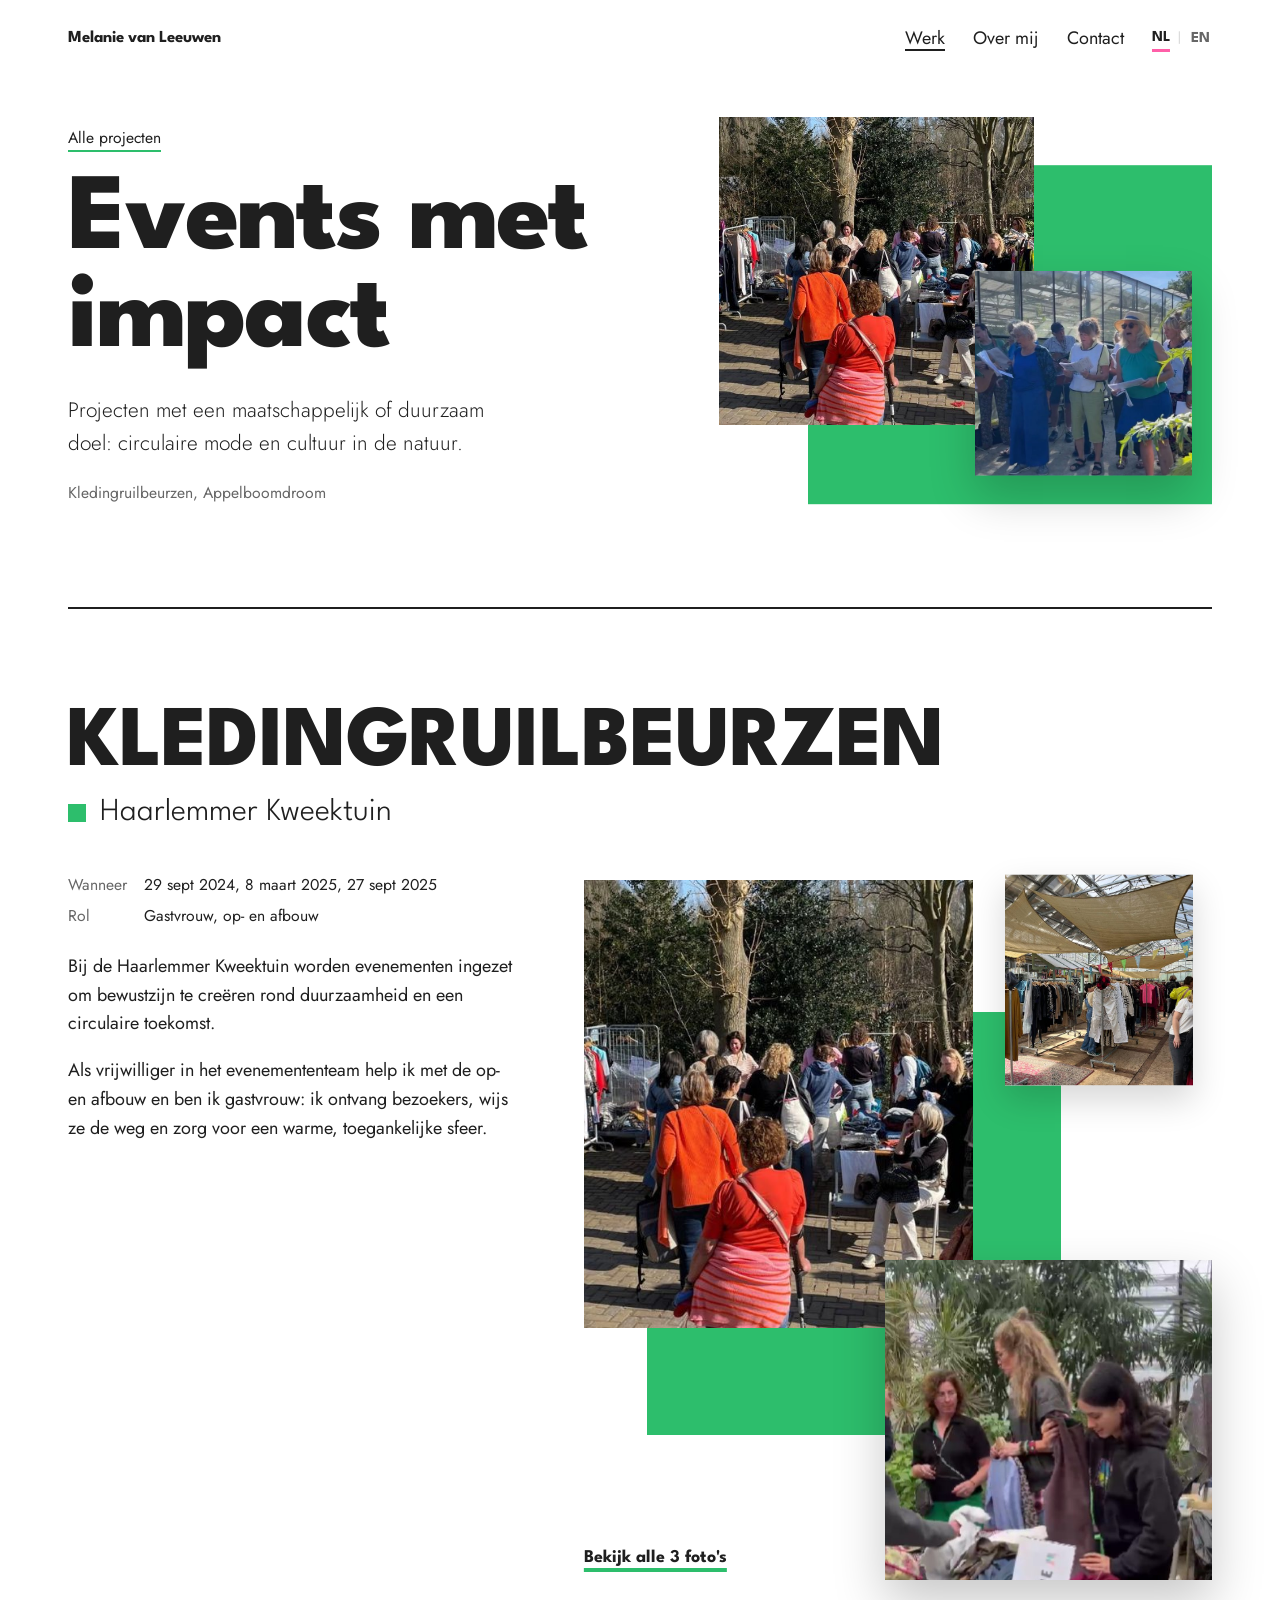
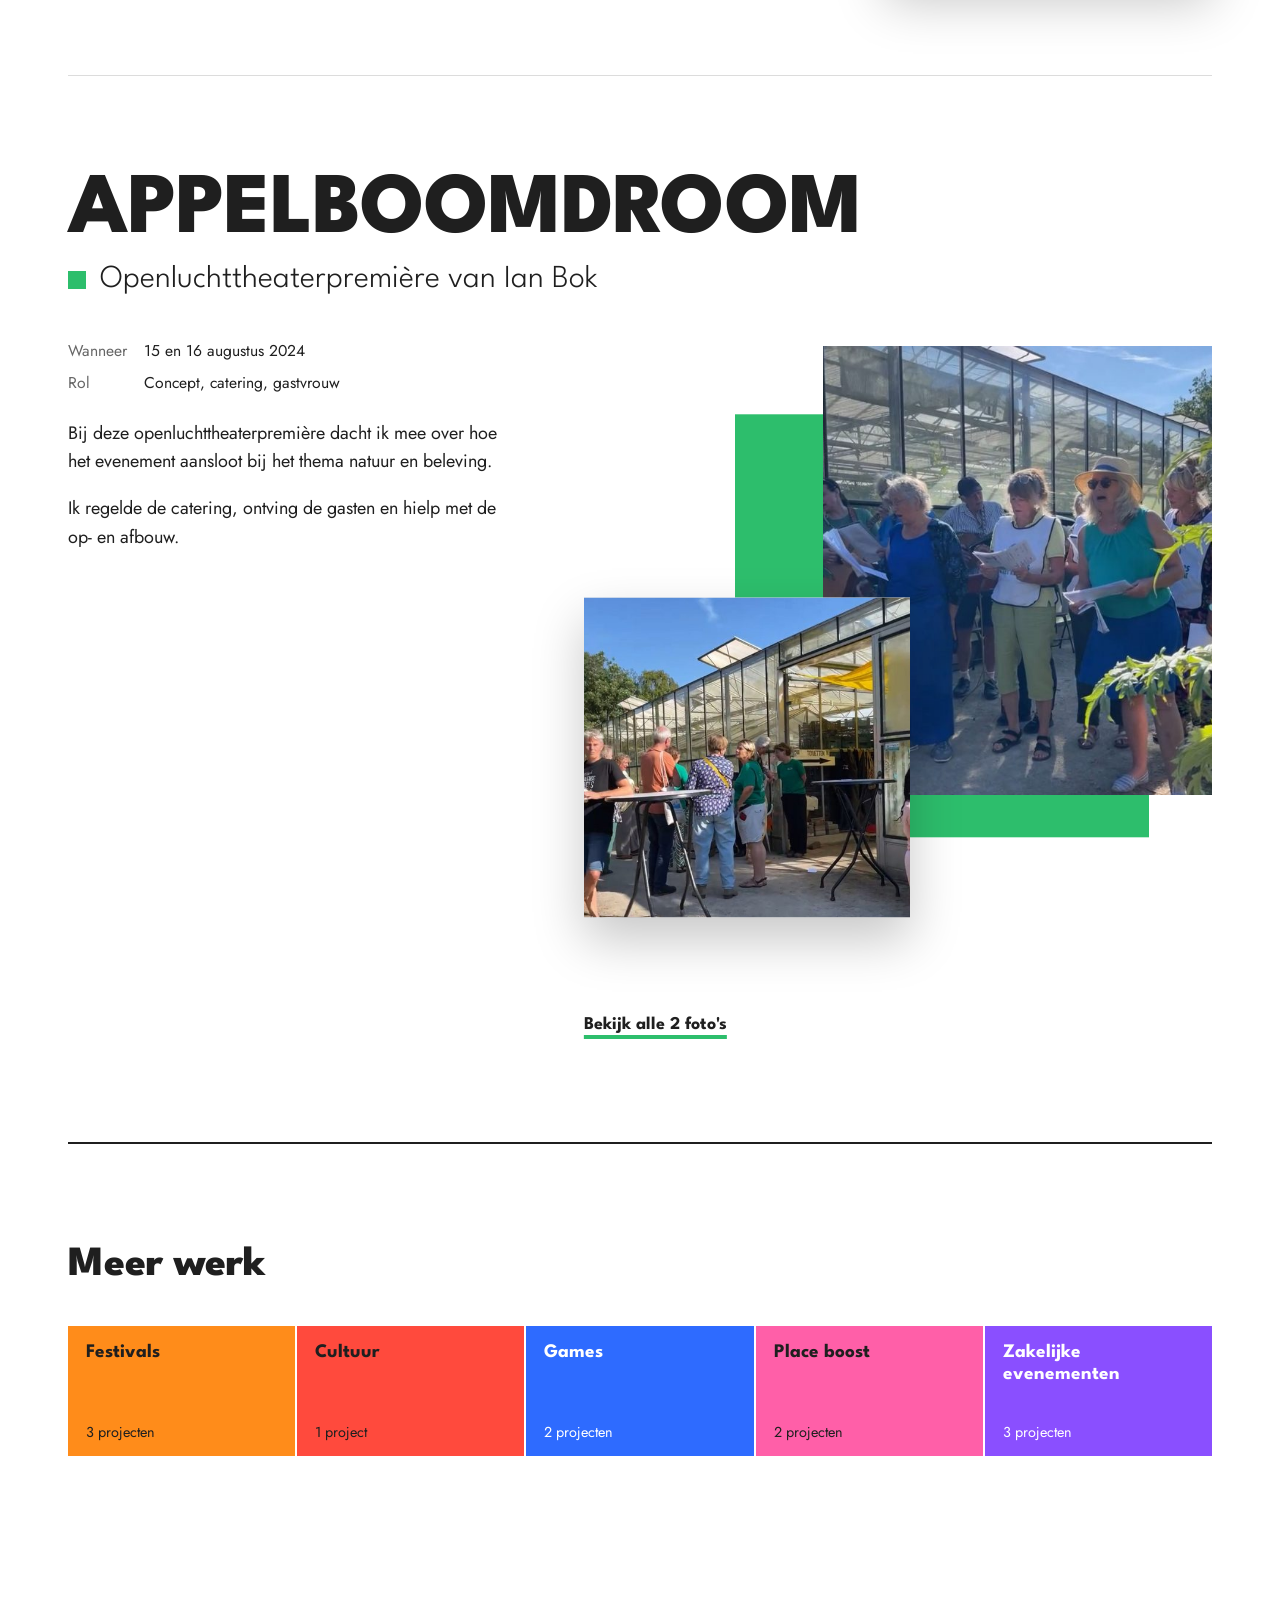
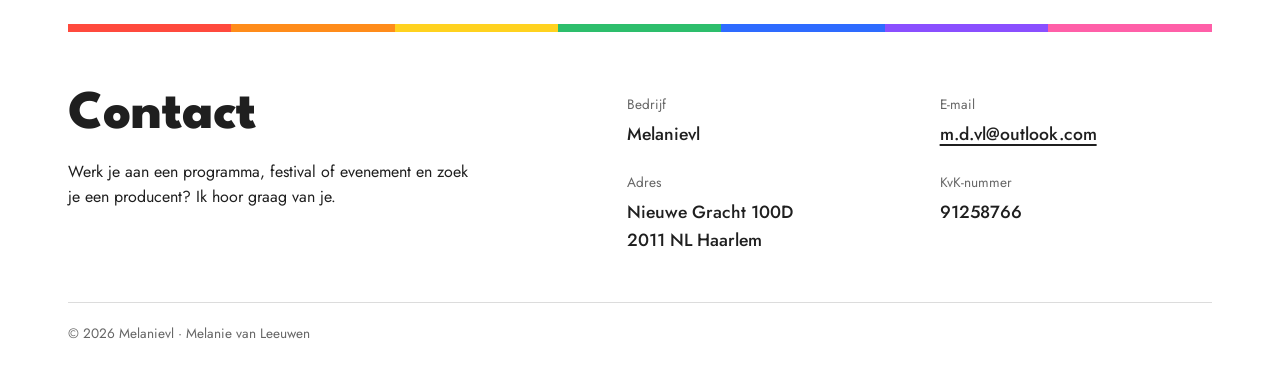
<file: nl/impact.html>
<!doctype html>
<html lang="nl">
<head>
<meta charset="utf-8">
<meta name="viewport" content="width=device-width, initial-scale=1">
<title>Events met impact · Melanie van Leeuwen</title>
<meta name="description" content="Events met impact geproduceerd door Melanie van Leeuwen: Kledingruilbeurzen, Appelboomdroom.">
<link rel="alternate" hreflang="en-GB" href="../impact.html">
<link rel="alternate" hreflang="nl" href="impact.html">
<link rel="preconnect" href="https://fonts.googleapis.com">
<link rel="preconnect" href="https://fonts.gstatic.com" crossorigin>
<link href="https://fonts.googleapis.com/css2?family=League+Spartan:wght@300;400;700;800&family=Jost:wght@300;400;500&display=swap" rel="stylesheet">
<link rel="stylesheet" href="../styles.css?v=2026-10-19c">
</head>
<body>
<div class="wrap">
  <nav class="nav" aria-label="Main">
    <a class="mark" href="index.html">Melanie van Leeuwen</a>
    <ul>
      <li><a href="index.html#work" aria-current="page">Werk</a></li>
      <li><a href="index.html#about">Over mij</a></li>
      <li><a href="#contact">Contact</a></li>
    </ul>
    <p class="lang" aria-label="Taal"><span aria-current="true">NL</span><span class="sep" aria-hidden="true">|</span><a href="../impact.html" hreflang="en-GB" lang="en-GB">EN</a></p>
  </nav>

  <header class="page-head" style="--c:var(--green)">
    <div>
      <a class="crumb" href="index.html#work">Alle projecten</a>
      <h1>Events met impact</h1>
      <p class="lead">Projecten met een maatschappelijk of duurzaam doel: circulaire mode en cultuur in de natuur.</p>
      <p class="count">Kledingruilbeurzen, Appelboomdroom</p>
    </div>
    <div class="head-art" aria-hidden="true">
      <span class="block" data-speed="0.05"></span>
      <span class="ph a"><img src="../images/kledingruil-3.jpg" alt=""></span>
      <span class="ph b" data-speed="0.09"><img src="../images/appelboomdroom-1.jpg" alt=""></span>
    </div>
  </header>

  <main style="--c:var(--green)">

    <article class="project" id="swap">
      <header>
        <h2>Kledingruilbeurzen</h2>
        <p class="sub">Haarlemmer Kweektuin</p>
      </header>
      <div class="body">
        <div class="copy">
          <dl class="facts"><div><dt>Wanneer</dt><dd>29 sept 2024, 8 maart 2025, 27 sept 2025</dd></div><div><dt>Rol</dt><dd>Gastvrouw, op- en afbouw</dd></div></dl>
          <p>Bij de Haarlemmer Kweektuin worden evenementen ingezet om bewustzijn te creëren rond duurzaamheid en een circulaire toekomst.</p>
          <p>Als vrijwilliger in het evenemententeam help ik met de op- en afbouw en ben ik gastvrouw: ik ontvang bezoekers, wijs ze de weg en zorg voor een warme, toegankelijke sfeer.</p>
        </div>
        <div>
          <div class="stage v-a" data-gallery>
            <span class="block" data-speed="0.04"></span>
            <button class="p1"><img src="../images/kledingruil-3.jpg" alt="Drukke kledingruilbeurs buiten" loading="lazy"></button>
            <button class="p2" data-speed="0.08"><img src="../images/kledingruil-1.jpg" alt="Bezoekers ruilen kleding" loading="lazy"></button>
            <button class="p3" data-speed="-0.05"><img src="../images/kledingruil-2.jpg" alt="Kledingrekken in een kas" loading="lazy"></button>
          </div>
          <button class="all" type="button" data-label="Bekijk alle {n} foto&#x27;s">Bekijk alle 3 foto&#x27;s</button>
        </div>
      </div>
    </article>

    <article class="project" id="apple">
      <header>
        <h2>Appelboomdroom</h2>
        <p class="sub">Openluchttheaterpremière van Ian Bok</p>
      </header>
      <div class="body">
        <div class="copy">
          <dl class="facts"><div><dt>Wanneer</dt><dd>15 en 16 augustus 2024</dd></div><div><dt>Rol</dt><dd>Concept, catering, gastvrouw</dd></div></dl>
          <p>Bij deze openluchttheaterpremière dacht ik mee over hoe het evenement aansloot bij het thema natuur en beleving.</p>
          <p>Ik regelde de catering, ontving de gasten en hielp met de op- en afbouw.</p>
        </div>
        <div>
          <div class="stage v-b" data-gallery>
            <span class="block" data-speed="0.04"></span>
            <button class="p1"><img src="../images/appelboomdroom-1.jpg" alt="Koor zingt bij de première" loading="lazy"></button>
            <button class="p2" data-speed="0.08"><img src="../images/appelboomdroom-2.jpg" alt="Gasten verzamelen zich bij de kassen" loading="lazy"></button>
          </div>
          <button class="all" type="button" data-label="Bekijk alle {n} foto&#x27;s">Bekijk alle 2 foto&#x27;s</button>
        </div>
      </div>
    </article>
  </main>

  <section class="more-work">
    <h2>Meer werk</h2>
    <ul class="minis">
      <li style="--c:var(--orange)"><a href="festivals.html">Festivals <span>3 projecten</span></a></li>
      <li style="--c:var(--red)"><a href="culture.html">Cultuur <span>1 project</span></a></li>
      <li style="--c:var(--blue)" class="on-dark"><a href="games.html">Games <span>2 projecten</span></a></li>
      <li style="--c:var(--pink)"><a href="place-boost.html">Place boost <span>2 projecten</span></a></li>
      <li style="--c:var(--purple)" class="on-dark"><a href="business.html">Zakelijke evenementen <span>3 projecten</span></a></li>
    </ul>
  </section>

  <footer class="site-foot" id="contact">
    <div class="foot-intro">
      <h2>Contact</h2>
      <p>Werk je aan een programma, festival of evenement en zoek je een producent? Ik hoor graag van je.</p>
    </div>
    <dl class="biz-info">
      <div><dt>Bedrijf</dt><dd>Melanievl</dd></div>
      <div><dt>E-mail</dt><dd><a href="mailto:m.d.vl@outlook.com">m.d.vl@outlook.com</a></dd></div>
      <div><dt>Adres</dt><dd>Nieuwe Gracht 100D<br>2011 NL Haarlem</dd></div>
      <div><dt>KvK-nummer</dt><dd>91258766</dd></div>
    </dl>
    <p class="legal">© 2026 Melanievl · Melanie van Leeuwen</p>
  </footer>
</div>

<dialog id="lightbox" aria-label="Fotoviewer" data-enlarge="Foto vergroten: ">
  <div class="lb">
    <img alt="">
    <button class="close" type="button">Sluiten</button>
    <button class="prev" type="button" aria-label="Vorige foto">‹</button>
    <button class="next" type="button" aria-label="Volgende foto">›</button>
    <p class="count"></p>
  </div>
</dialog>
<script src="../main.js?v=2026-10-19c"></script>
</body>
</html>
</file>
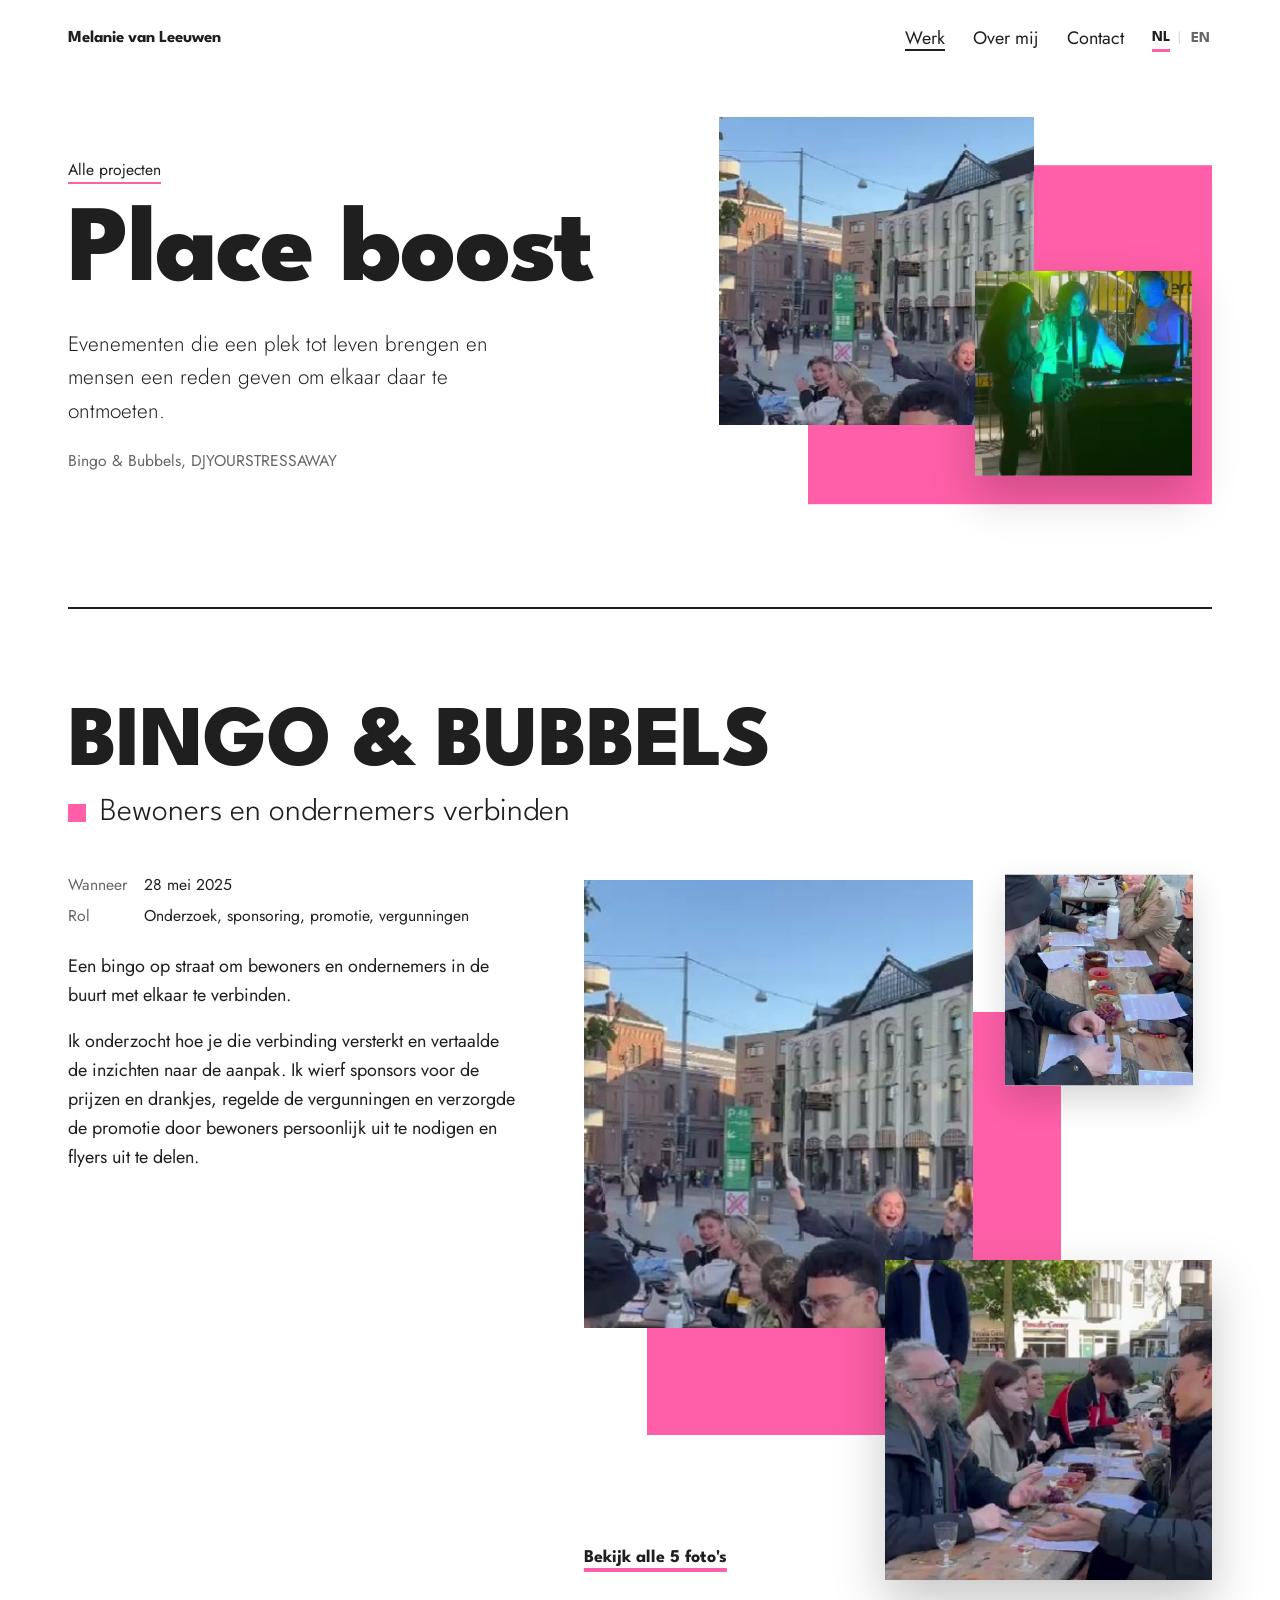
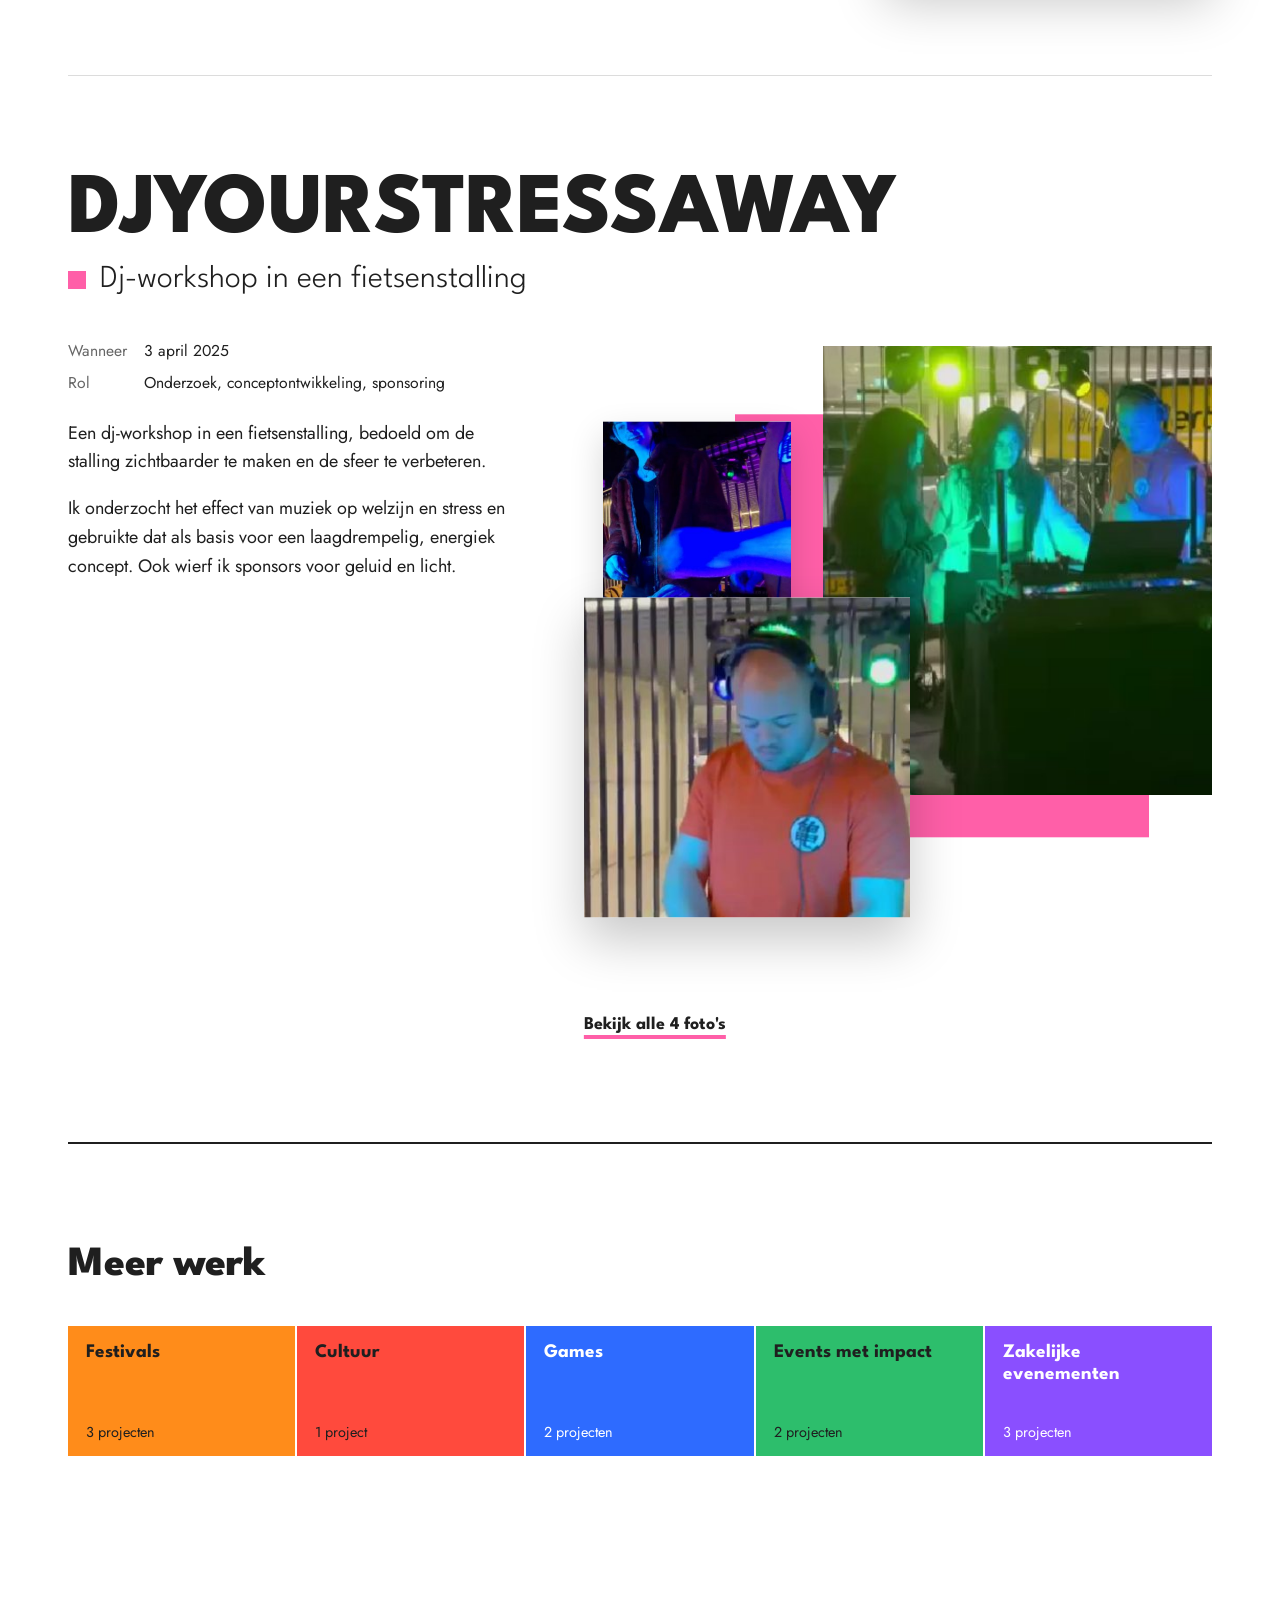
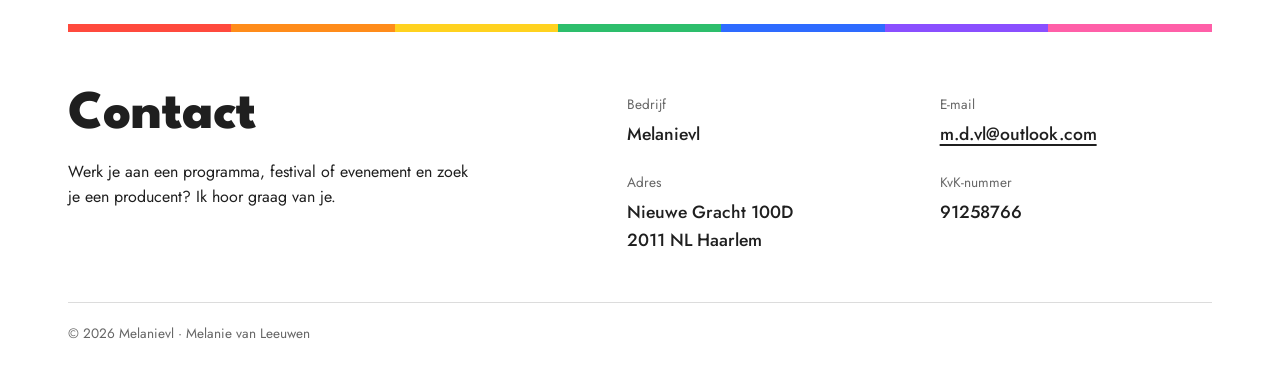
<file: nl/place-boost.html>
<!doctype html>
<html lang="nl">
<head>
<meta charset="utf-8">
<meta name="viewport" content="width=device-width, initial-scale=1">
<title>Place boost · Melanie van Leeuwen</title>
<meta name="description" content="Place boost geproduceerd door Melanie van Leeuwen: Bingo &amp; Bubbels, DJYOURSTRESSAWAY.">
<link rel="alternate" hreflang="en-GB" href="../place-boost.html">
<link rel="alternate" hreflang="nl" href="place-boost.html">
<link rel="preconnect" href="https://fonts.googleapis.com">
<link rel="preconnect" href="https://fonts.gstatic.com" crossorigin>
<link href="https://fonts.googleapis.com/css2?family=League+Spartan:wght@300;400;700;800&family=Jost:wght@300;400;500&display=swap" rel="stylesheet">
<link rel="stylesheet" href="../styles.css?v=2026-10-19c">
</head>
<body>
<div class="wrap">
  <nav class="nav" aria-label="Main">
    <a class="mark" href="index.html">Melanie van Leeuwen</a>
    <ul>
      <li><a href="index.html#work" aria-current="page">Werk</a></li>
      <li><a href="index.html#about">Over mij</a></li>
      <li><a href="#contact">Contact</a></li>
    </ul>
    <p class="lang" aria-label="Taal"><span aria-current="true">NL</span><span class="sep" aria-hidden="true">|</span><a href="../place-boost.html" hreflang="en-GB" lang="en-GB">EN</a></p>
  </nav>

  <header class="page-head" style="--c:var(--pink)">
    <div>
      <a class="crumb" href="index.html#work">Alle projecten</a>
      <h1>Place boost</h1>
      <p class="lead">Evenementen die een plek tot leven brengen en mensen een reden geven om elkaar daar te ontmoeten.</p>
      <p class="count">Bingo &amp; Bubbels, DJYOURSTRESSAWAY</p>
    </div>
    <div class="head-art" aria-hidden="true">
      <span class="block" data-speed="0.05"></span>
      <span class="ph a"><img src="../images/bingo-1.jpg" alt=""></span>
      <span class="ph b" data-speed="0.09"><img src="../images/dj-6.jpg" alt=""></span>
    </div>
  </header>

  <main style="--c:var(--pink)">

    <article class="project" id="bingo">
      <header>
        <h2>Bingo &amp; Bubbels</h2>
        <p class="sub">Bewoners en ondernemers verbinden</p>
      </header>
      <div class="body">
        <div class="copy">
          <dl class="facts"><div><dt>Wanneer</dt><dd>28 mei 2025</dd></div><div><dt>Rol</dt><dd>Onderzoek, sponsoring, promotie, vergunningen</dd></div></dl>
          <p>Een bingo op straat om bewoners en ondernemers in de buurt met elkaar te verbinden.</p>
          <p>Ik onderzocht hoe je die verbinding versterkt en vertaalde de inzichten naar de aanpak. Ik wierf sponsors voor de prijzen en drankjes, regelde de vergunningen en verzorgde de promotie door bewoners persoonlijk uit te nodigen en flyers uit te delen.</p>
        </div>
        <div>
          <div class="stage v-a" data-gallery>
            <span class="block" data-speed="0.04"></span>
            <button class="p1"><img src="../images/bingo-1.jpg" alt="Bewoners spelen bingo op straat" loading="lazy"></button>
            <button class="p2" data-speed="0.08"><img src="../images/bingo-4.jpg" alt="Buren in gesprek aan een lange tafel" loading="lazy"></button>
            <button class="p3" data-speed="-0.05"><img src="../images/bingo-3.jpg" alt="Bingokaarten en hapjes op tafel" loading="lazy"></button>
            <button class="more"><img src="../images/bingo-6.jpg" alt="Lange tafels op straat" loading="lazy"></button>
            <button class="more"><img src="../images/bingo-2.jpg" alt="Een beschilderd doek wordt uitgerold als prijs" loading="lazy"></button>
          </div>
          <button class="all" type="button" data-label="Bekijk alle {n} foto&#x27;s">Bekijk alle 5 foto&#x27;s</button>
        </div>
      </div>
    </article>

    <article class="project" id="dj">
      <header>
        <h2>DJYOURSTRESSAWAY</h2>
        <p class="sub">Dj-workshop in een fietsenstalling</p>
      </header>
      <div class="body">
        <div class="copy">
          <dl class="facts"><div><dt>Wanneer</dt><dd>3 april 2025</dd></div><div><dt>Rol</dt><dd>Onderzoek, conceptontwikkeling, sponsoring</dd></div></dl>
          <p>Een dj-workshop in een fietsenstalling, bedoeld om de stalling zichtbaarder te maken en de sfeer te verbeteren.</p>
          <p>Ik onderzocht het effect van muziek op welzijn en stress en gebruikte dat als basis voor een laagdrempelig, energiek concept. Ook wierf ik sponsors voor geluid en licht.</p>
        </div>
        <div>
          <div class="stage v-b" data-gallery>
            <span class="block" data-speed="0.04"></span>
            <button class="p1"><img src="../images/dj-6.jpg" alt="Deelnemers proberen de dj-set" loading="lazy"></button>
            <button class="p2" data-speed="0.08"><img src="../images/dj-1.jpg" alt="Dj aan het werk in de fietsenstalling" loading="lazy"></button>
            <button class="p3" data-speed="-0.05"><img src="../images/dj-3.jpg" alt="Close-up van een deelnemer aan de dj-controller" loading="lazy"></button>
            <button class="more"><img src="../images/dj-2.jpg" alt="Fietsenstalling in gekleurd licht" loading="lazy"></button>
          </div>
          <button class="all" type="button" data-label="Bekijk alle {n} foto&#x27;s">Bekijk alle 4 foto&#x27;s</button>
        </div>
      </div>
    </article>
  </main>

  <section class="more-work">
    <h2>Meer werk</h2>
    <ul class="minis">
      <li style="--c:var(--orange)"><a href="festivals.html">Festivals <span>3 projecten</span></a></li>
      <li style="--c:var(--red)"><a href="culture.html">Cultuur <span>1 project</span></a></li>
      <li style="--c:var(--blue)" class="on-dark"><a href="games.html">Games <span>2 projecten</span></a></li>
      <li style="--c:var(--green)"><a href="impact.html">Events met impact <span>2 projecten</span></a></li>
      <li style="--c:var(--purple)" class="on-dark"><a href="business.html">Zakelijke evenementen <span>3 projecten</span></a></li>
    </ul>
  </section>

  <footer class="site-foot" id="contact">
    <div class="foot-intro">
      <h2>Contact</h2>
      <p>Werk je aan een programma, festival of evenement en zoek je een producent? Ik hoor graag van je.</p>
    </div>
    <dl class="biz-info">
      <div><dt>Bedrijf</dt><dd>Melanievl</dd></div>
      <div><dt>E-mail</dt><dd><a href="mailto:m.d.vl@outlook.com">m.d.vl@outlook.com</a></dd></div>
      <div><dt>Adres</dt><dd>Nieuwe Gracht 100D<br>2011 NL Haarlem</dd></div>
      <div><dt>KvK-nummer</dt><dd>91258766</dd></div>
    </dl>
    <p class="legal">© 2026 Melanievl · Melanie van Leeuwen</p>
  </footer>
</div>

<dialog id="lightbox" aria-label="Fotoviewer" data-enlarge="Foto vergroten: ">
  <div class="lb">
    <img alt="">
    <button class="close" type="button">Sluiten</button>
    <button class="prev" type="button" aria-label="Vorige foto">‹</button>
    <button class="next" type="button" aria-label="Volgende foto">›</button>
    <p class="count"></p>
  </div>
</dialog>
<script src="../main.js?v=2026-10-19c"></script>
</body>
</html>
</file>
<file: styles.css>
:root{
  --paper:#ffffff;
  --ink:#1f1f1f;
  --muted:#666666;
  --rule:#dcdcdc;
  --red:#ff4a3d;
  --orange:#ff8c1a;
  --yellow:#ffd21f;
  --green:#2dbe6c;
  --blue:#2e6bff;
  --purple:#8a4fff;
  --pink:#ff5fa8;
  --cyan:#19c3e6;
  --display:"League Spartan", "Helvetica Neue", Arial, sans-serif;
  --text:"Jost", "Helvetica Neue", Arial, sans-serif;
  --gutter:clamp(16px, 4vw, 48px);
  --max:1240px;
}
*{box-sizing:border-box}
html{scroll-behavior:smooth}
@media (prefers-reduced-motion: reduce){html{scroll-behavior:auto}}
body{margin:0;background:var(--paper);color:var(--ink);font-family:var(--text);font-size:18px;line-height:1.6;-webkit-font-smoothing:antialiased;overflow-x:hidden}
img{display:block;max-width:100%}
h1,h2,h3,h4{overflow-wrap:break-word}
a{color:inherit}
:focus-visible{outline:3px solid var(--blue);outline-offset:3px}
.wrap{max-width:var(--max);margin:0 auto;padding:0 var(--gutter)}

/* nav */
.nav{display:flex;justify-content:space-between;align-items:center;padding:24px 0}
.nav .mark{font-family:var(--display);font-weight:700;font-size:1.05rem;text-decoration:none}
.nav ul{list-style:none;display:flex;gap:28px;margin:0;padding:0}
.nav ul a{text-decoration:none}
.nav ul a:hover,.nav ul a[aria-current]{text-decoration:underline;text-decoration-thickness:2px;text-underline-offset:5px}

/* buttons */
.actions{display:flex;flex-wrap:wrap;gap:14px}
.btn{display:inline-block;font-family:var(--display);font-weight:700;font-size:1rem;padding:14px 22px 11px;border:2px solid var(--ink);text-decoration:none;background:var(--paper);transition:background-color .15s}
.btn.solid{background:var(--ink);color:var(--paper)}
.btn:hover{background:var(--yellow);color:var(--ink)}

/* home hero */
.hero{display:grid;grid-template-columns:1.15fr .85fr;gap:var(--gutter);align-items:center;padding:48px 0 120px}
.hero h1{font-family:var(--display);font-weight:800;font-size:clamp(3.2rem,9vw,7.6rem);line-height:.88;letter-spacing:-.02em;margin:0 0 32px}
.hero h1 span{display:block;font-weight:300}
.hero .lead{font-size:clamp(1.15rem,1.8vw,1.35rem);font-weight:300;max-width:34ch;margin:0 0 32px}
.portrait{position:relative;aspect-ratio:4/5;margin:0 9% 9% 0}
.portrait .plane{position:absolute;inset:0}
.portrait .p-pink{background:var(--pink);transform:translate(9%,7%)}
.portrait .p-yellow{background:var(--yellow);transform:translate(-7%,-5%);inset:0 35% 40% 0}
.portrait .p-blue{background:var(--blue);inset:62% 0 -9% 55%;transform:translate(16%,0)}
.portrait img{position:relative;width:100%;height:100%;object-fit:cover;filter:grayscale(1)}

/* about */
.about{display:grid;grid-template-columns:.8fr 1.2fr;gap:var(--gutter);padding:96px 0;border-top:2px solid var(--ink)}
.about .crowd{position:relative;align-self:start}
.about .crowd::before{content:"";position:absolute;inset:12% -8% -8% 12%;background:var(--green)}
.about .crowd img{position:relative;width:100%;aspect-ratio:4/5;object-fit:cover;object-position:50% 30%;filter:grayscale(1)}
h2.section{font-family:var(--display);font-weight:800;font-size:clamp(2rem,4vw,3rem);line-height:1;margin:0 0 28px}
.about p{max-width:60ch;margin:0 0 20px}
.skills{list-style:none;padding:0;margin:36px 0 0;display:grid;grid-template-columns:repeat(2,minmax(0,1fr));gap:0 32px;max-width:60ch}
.skills li{padding:12px 0;border-top:1px solid var(--rule);font-weight:500}

/* home: category tiles */
.work{padding:96px 0 120px;border-top:2px solid var(--ink)}
.work > p{max-width:56ch;margin:-12px 0 56px;color:var(--muted)}
.cats{list-style:none;margin:0;padding:0;display:grid;grid-template-columns:repeat(6,minmax(0,1fr));gap:56px 40px}
.cats li{grid-column:span 2}
.cat{position:relative;display:block;text-decoration:none;color:var(--ink);padding:72px 0 0 0}
.cat .tile{position:relative;display:flex;flex-direction:column;justify-content:flex-end;min-height:340px;padding:24px 26px;background:var(--c);margin:0}
.cat .photo{position:absolute;top:0;right:22px;width:46%;aspect-ratio:4/3;z-index:2;box-shadow:0 20px 44px rgba(0,0,0,.22);overflow:hidden}
.cat .photo img{width:100%;height:100%;object-fit:cover}
.cat h3{font-family:var(--display);font-weight:800;font-size:clamp(1.7rem,2.8vw,2.5rem);line-height:.95;margin:0 0 12px;overflow-wrap:normal}
.cat ul{list-style:none;margin:0;padding:0;font-size:.95rem;line-height:1.45}
.cat .go{display:inline-block;align-self:flex-start;margin-top:16px;font-family:var(--display);font-weight:700;border-bottom:2px solid currentColor}
.cat.on-dark .tile{color:#fff}
.cat{transition:transform .25s ease}
.cat:hover,.cat:focus-visible{transform:scale(1.04);z-index:3}
.cat .go{transition:transform .2s ease;transform-origin:left center}
.cat .go:hover{transform:scale(1.18)}

/* category page header */
.page-head{display:grid;grid-template-columns:1.1fr .9fr;gap:var(--gutter);align-items:center;padding:40px 0 96px;border-bottom:2px solid var(--ink)}
.crumb{display:inline-block;margin-bottom:22px;font-size:.98rem;text-decoration:none;border-bottom:2px solid var(--c)}
.page-head h1{font-family:var(--display);font-weight:800;font-size:clamp(3rem,8.5vw,7rem);line-height:.9;letter-spacing:-.02em;margin:0 0 24px}
.page-head .lead{font-size:clamp(1.1rem,1.7vw,1.3rem);font-weight:300;max-width:38ch;margin:0}
.page-head .count{margin:20px 0 0;color:var(--muted);font-size:.98rem}
.head-art{position:relative;aspect-ratio:5/4}
.head-art .block{position:absolute;inset:14% 0 0 18%;background:var(--c)}
.head-art .ph{position:absolute;overflow:hidden;box-shadow:0 20px 44px rgba(0,0,0,.2)}
.head-art .ph img{width:100%;height:100%;object-fit:cover}
.head-art .a{left:0;top:0;width:64%;height:78%;box-shadow:none}
.head-art .b{right:4%;bottom:6%;width:44%;height:52%}

/* projects */
.project{padding:96px 0;border-bottom:1px solid var(--rule)}
.project:last-of-type{border-bottom:0}
.project header{margin-bottom:40px}
.project h2{font-family:var(--display);font-weight:800;text-transform:uppercase;font-size:clamp(2.3rem,7vw,5.4rem);line-height:.92;letter-spacing:-.01em;margin:0}
.project .sub{font-family:var(--display);font-weight:300;font-size:clamp(1.3rem,2.6vw,2rem);line-height:1.15;margin:10px 0 0;display:flex;align-items:center;gap:14px}
.project .sub::before{content:"";flex:none;width:18px;height:18px;background:var(--c)}
.project .body{display:grid;grid-template-columns:minmax(0,5fr) minmax(0,7fr);gap:calc(var(--gutter) * 1.4);align-items:start}
.facts{margin:0 0 24px;padding:0;display:grid;gap:6px}
.facts div{display:flex;gap:10px;font-size:.98rem}
.facts dt{color:var(--muted);min-width:4.2em}
.facts dd{margin:0}
.copy p{margin:0 0 18px;max-width:60ch}
.copy .soon{color:var(--muted);font-style:italic}

/* layered collage */
.stage{position:relative;aspect-ratio:1/1.02;margin:8px 0 0}
.stage .block{position:absolute;background:var(--c)}
.stage button{all:unset;position:absolute;cursor:zoom-in;overflow:hidden;background:#eee}
.stage button:focus-visible{outline:3px solid var(--ink);outline-offset:3px}
.stage img{width:100%;height:100%;object-fit:cover}
.stage button{transition:scale .25s ease,box-shadow .25s ease}
.stage button:hover,.stage button:focus-visible{scale:1.1;z-index:6;box-shadow:0 28px 60px rgba(0,0,0,.28)}
.head-art .ph{transition:scale .25s ease}
.head-art:hover .ph.b{scale:1.06}
.stage .more{display:none}
.stage .p1{z-index:1}
.stage .p2{z-index:3;box-shadow:0 22px 48px rgba(0,0,0,.22)}
.stage .p3{z-index:2;box-shadow:0 14px 32px rgba(0,0,0,.16)}
.v-a .block{left:10%;top:16%;width:66%;height:66%}
.v-a .p1{left:0;top:0;width:62%;height:70%}
.v-a .p2{right:0;bottom:0;width:52%;height:50%}
.v-a .p3{right:3%;top:5%;width:30%;height:33%}
.v-b .block{right:10%;top:16%;width:66%;height:66%}
.v-b .p1{right:0;top:0;width:62%;height:70%}
.v-b .p2{left:0;bottom:0;width:52%;height:50%}
.v-b .p3{left:3%;top:5%;width:30%;height:33%}
.all{margin-top:18px;background:none;border:0;padding:6px 0;font:inherit;font-family:var(--display);font-weight:700;cursor:pointer;color:var(--ink);text-decoration:underline;text-decoration-color:var(--c);text-decoration-thickness:4px;text-underline-offset:6px;transition:transform .2s ease;transform-origin:left center}
.all:hover{transform:scale(1.12)}

/* text-only project */
.note{position:relative;max-width:780px}
.note::before{content:"";position:absolute;inset:18px -18px -18px 18px;background:var(--c)}
.note .inner{position:relative;background:var(--paper);border:2px solid var(--ink);padding:36px 40px}

/* more work strip on category pages */
.more-work{padding:88px 0 96px;border-top:2px solid var(--ink)}
.more-work h2{font-family:var(--display);font-weight:800;font-size:clamp(1.8rem,3.4vw,2.6rem);margin:0 0 28px}
.minis{list-style:none;margin:0;padding:0;display:grid;grid-template-columns:repeat(5,minmax(0,1fr));gap:2px}
.minis li{display:flex}
.minis a{flex:1;display:flex;flex-direction:column;justify-content:space-between;gap:28px;min-height:130px;padding:16px 18px;background:var(--c);color:var(--ink);text-decoration:none;font-family:var(--display);font-weight:700;font-size:1.2rem;line-height:1.1;transition:transform .15s}
.minis a span{font-family:var(--text);font-weight:400;font-size:.9rem}
.minis a{position:relative}
.minis a:hover,.minis a:focus-visible{transform:scale(1.06);z-index:2}
.minis .on-dark a{color:#fff}

/* contact */
.contact{border-top:2px solid var(--ink);padding:96px 0 64px}
.contact p{max-width:52ch;margin:0 0 32px}
.contact a.mail{font-family:var(--display);font-weight:800;font-size:clamp(1.7rem,5.5vw,4.2rem);line-height:1.05;text-decoration:none;word-break:break-word;display:inline-block;padding-bottom:12px;
  background:linear-gradient(90deg,var(--red) 0 14.28%,var(--orange) 0 28.56%,var(--yellow) 0 42.84%,var(--green) 0 57.12%,var(--blue) 0 71.4%,var(--purple) 0 85.68%,var(--pink) 0) left bottom/100% 8px no-repeat}
footer{padding:32px 0 48px;color:var(--muted);font-size:.9rem}

/* lightbox */
dialog{border:0;padding:0;background:transparent;max-width:none;max-height:none;width:100vw;height:100vh;margin:0}
dialog::backdrop{background:rgba(255,255,255,.96)}
.lb{width:100%;height:100%;display:flex;align-items:center;justify-content:center;padding:64px 72px}
.lb img{max-width:100%;max-height:100%;object-fit:contain;box-shadow:0 24px 60px rgba(0,0,0,.2)}
.lb button{position:absolute;background:none;border:0;color:var(--ink);font-family:var(--display);font-weight:700;font-size:1rem;cursor:pointer;padding:14px 18px}
.lb .close{top:8px;right:8px}
.lb .prev{left:4px;top:50%;transform:translateY(-50%);font-size:2.4rem}
.lb .next{right:4px;top:50%;transform:translateY(-50%);font-size:2.4rem}
.lb .count{position:absolute;bottom:14px;left:0;right:0;text-align:center;color:var(--muted);font-size:.9rem}

@media (max-width:960px){
  .cats{grid-template-columns:1fr 1fr;gap:56px 28px}
  .cats li{grid-column:span 1}
  .minis{grid-template-columns:repeat(2,minmax(0,1fr))}
}
@media (max-width:860px){
  .nav ul{gap:18px}
  .hero{grid-template-columns:1fr;padding:24px 0 96px}
  .portrait{max-width:400px;width:82%;margin:40px auto 9% 4%}
  .about{grid-template-columns:1fr;padding:72px 0}
  .about .crowd{display:none}
  .page-head{grid-template-columns:1fr;padding:24px 0 72px}
  .head-art{max-width:520px}
  .project{padding:72px 0}
  .project .body{grid-template-columns:1fr}
  .skills{grid-template-columns:1fr}
  .note{margin-right:14px}
  .note::before{inset:14px -14px -14px 14px}
  .note .inner{padding:28px 24px}
  .lb{padding:56px 8px}
}
@media (max-width:640px){
  .cats{grid-template-columns:1fr}
  .cat{padding-top:56px}
  .cat .tile{min-height:230px}
  .cat .photo{width:42%;right:16px}
}
@media (max-width:420px){
  .nav .mark{font-size:.95rem}
  .nav ul{gap:14px}
  .minis a{min-height:100px;font-size:1.05rem}
}
@media (prefers-reduced-motion: reduce){
  .stage button,.minis a,.btn,.cat,.cat .go,.all{transition:none}
  .cat:hover,.cat:focus-visible,.minis a:hover,.cat .go:hover,.all:hover{transform:none}
  .stage button:hover{scale:1}
}

/* categories without photos yet: colour planes instead */
.cat .photo.planes{background:var(--yellow);box-shadow:none}
.cat .photo.planes span{position:absolute;inset:38% -14% -20% 30%;background:var(--pink)}
.head-art.planes .block{inset:12% 6% 4% 14%}
.head-art.planes .pl{position:absolute}
.head-art.planes .y{left:0;top:0;width:46%;height:52%;background:var(--yellow)}
.head-art.planes .k{right:0;bottom:0;width:34%;height:40%;background:var(--pink)}

/* footer: contact + business details */
.site-foot{color:var(--ink);font-size:1rem;position:relative;display:grid;grid-template-columns:minmax(0,1fr) minmax(0,1.2fr);gap:32px calc(var(--gutter) * 1.5);align-items:start;margin-top:72px;padding:64px 0 40px}
.site-foot::before{content:"";position:absolute;left:0;right:0;top:0;height:8px;
  background:linear-gradient(90deg,var(--red) 0 14.28%,var(--orange) 0 28.56%,var(--yellow) 0 42.84%,var(--green) 0 57.12%,var(--blue) 0 71.4%,var(--purple) 0 85.68%,var(--pink) 0)}
.foot-intro h2{font-family:var(--display);font-weight:800;font-size:clamp(2.2rem,4.5vw,3.4rem);line-height:1;margin:0 0 16px}
.foot-intro p{margin:0;max-width:40ch}
.biz-info{margin:6px 0 0;display:grid;grid-template-columns:repeat(2,minmax(0,1fr));gap:24px 40px}
.biz-info dt{font-size:.85rem;color:var(--muted);margin-bottom:4px}
.biz-info dd{margin:0;font-weight:500;font-size:1.1rem;overflow-wrap:anywhere}
.biz-info a{text-decoration:underline;text-decoration-thickness:2px;text-underline-offset:4px;display:inline-block;transition:transform .2s ease;transform-origin:left center}
.biz-info a:hover{text-decoration-color:var(--pink);transform:scale(1.06)}
.site-foot .legal{grid-column:1 / -1;margin:16px 0 0;padding-top:20px;border-top:1px solid var(--rule);color:var(--muted);font-size:.85rem}
@media (max-width:760px){
  .site-foot{grid-template-columns:1fr;margin-top:48px;padding-top:48px}
  .biz-info{grid-template-columns:1fr}
}
@media (prefers-reduced-motion: reduce){.biz-info a{transition:none}.biz-info a:hover{transform:none}}

/* language switch NL | EN */
.nav{gap:12px 28px;flex-wrap:wrap}
.nav ul{margin-left:auto}
.lang{margin:0;display:flex;align-items:center;gap:8px;font-family:var(--display);font-weight:700;font-size:.95rem}
.lang a{text-decoration:none;color:var(--muted);padding:2px 2px;transition:color .15s}
.lang a:hover{color:var(--ink);text-decoration:underline;text-decoration-thickness:2px;text-underline-offset:5px}
.lang [aria-current]{color:var(--ink);border-bottom:3px solid var(--pink)}
.lang .sep{color:var(--rule);font-weight:400}
@media (max-width:620px){
  .nav .mark{order:1}
  .lang{order:2;margin-left:auto}
  .nav ul{order:3;width:100%;margin-left:0}
}
</file>
